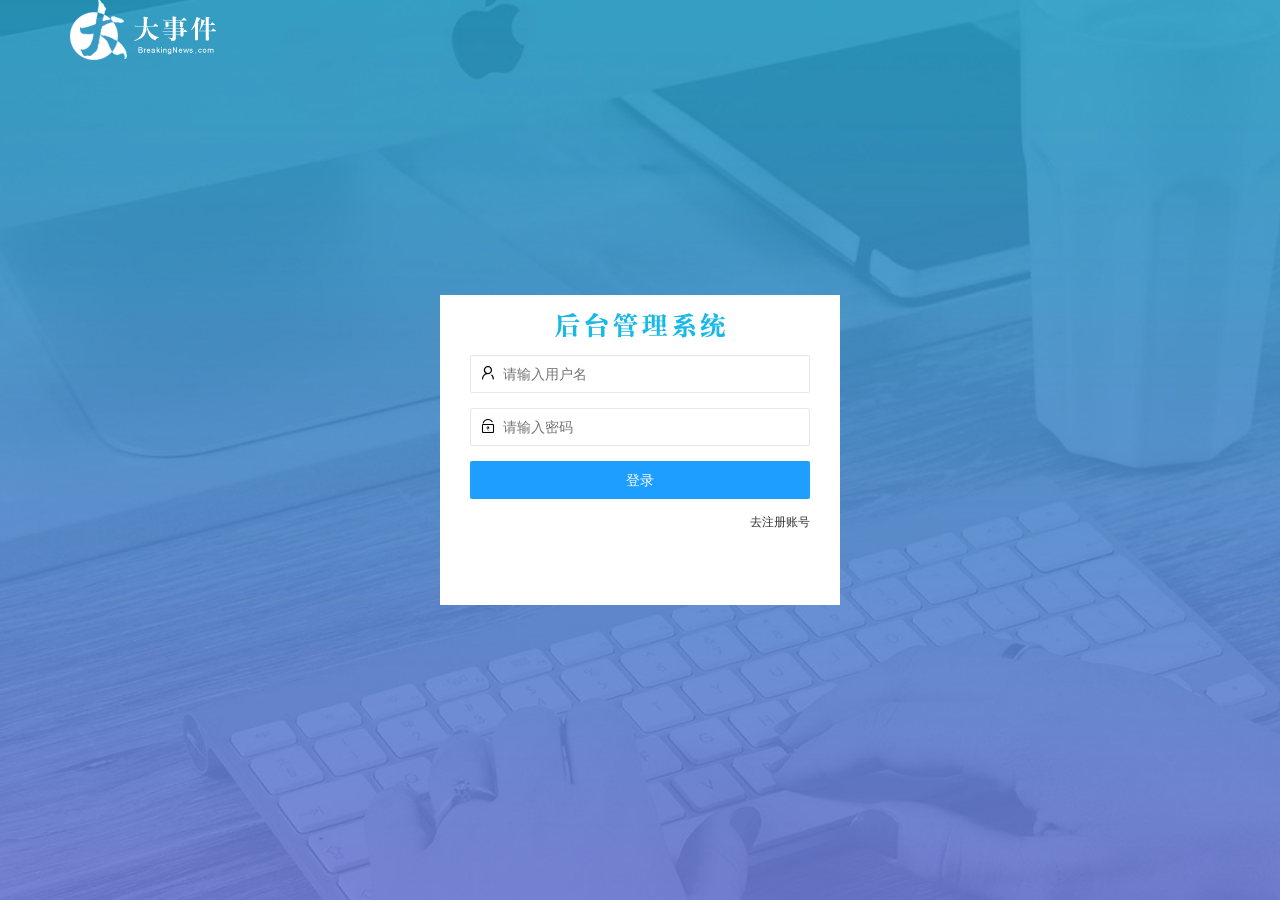
<file: login.html>
<!DOCTYPE html>
<html lang="en">

<head>
    <meta charset="UTF-8">
    <meta http-equiv="X-UA-Compatible" content="IE=edge">
    <meta name="viewport" content="width=device-width, initial-scale=1.0">
    <title>大事件-登录/注册</title>
       
    <!-- 导入layui的样式 -->
    <link rel="stylesheet" href="/assets/lib/layui/css/layui.css">

    <!-- 导入自己的样式表 -->
    <link rel="stylesheet" href="/assets/css/login.css">
</head>

<body>

    <!-- 头部的logo区域 -->
    <div class="layui-main"><img src="/assets/images/logo.png" alt="" /></div>


    <!-- 登录注册区域 -->
    <div class="loginAndRegBox">
        <div class="title-box"></div>

        <!-- 登录的</div> -->
        <div class="login-box">
            <!-- 登录的表单 -->
            <form class="layui-form" id="form_login">

                <!-- 用户名 -->
                <div class="layui-form-item">
                    <i class="layui-icon layui-icon-username"></i>
                    <!-- <label class="layui-form-label">输入框</label> -->
                    <!-- <div class="layui-input-block"> -->
                    <input type="text" name="username" required lay-verify="required" placeholder="请输入用户名"
                        autocomplete="off" class="layui-input">
                    <!-- </div> -->
                </div>

                <!-- 密码 -->
                <div class="layui-form-item">
                    <i class="layui-icon layui-icon-password"></i>
                    <!-- <label class="layui-form-label">输入框</label> -->
                    <!-- <div class="layui-input-block"> -->
                    <input type="password" name="password" required lay-verify="required|pwd" placeholder="请输入密码"
                        autocomplete="off" class="layui-input">
                    <!-- </div> -->
                </div>

                <!-- 登录按钮 -->
                <div class="layui-form-item ">

                    <!-- 注意：表单提交按钮和普通按钮的区别是lay-submit属性 -->
                    <button class="layui-btn layui-btn-fluid layui-btn-normal" lay-submit>登录</button>
                </div>

                <div class="layui-form-item links">
                    <a href="javascript:;" id="link_reg">去注册账号</a>
                </div>

            </form>

        </div>

        <!-- 注册的div  -->
        <div class="reg-box">

            <!-- 注册的表单 -->
            <form class="layui-form" id="form_reg">

                <!-- 用户名 -->
                <div class="layui-form-item">
                    <i class="layui-icon layui-icon-username"></i>
                    <!-- <label class="layui-form-label">输入框</label> -->
                    <!-- <div class="layui-input-block"> -->
                    <input type="text" name="username" required lay-verify="required" placeholder="请输入用户名"
                        autocomplete="off" class="layui-input">
                    <!-- </div> -->
                </div>

                <!-- 密码 -->
                <div class="layui-form-item">
                    <i class="layui-icon layui-icon-password"></i>
                    <!-- <label class="layui-form-label">输入框</label> -->
                    <!-- <div class="layui-input-block"> -->
                    <input type="password" name="password" required lay-verify="required|pwd" placeholder="请输入密码"
                        autocomplete="off" class="layui-input">
                    <!-- </div> -->
                </div>

                <!-- 密码确认 -->
                <div class="layui-form-item">
                    <i class="layui-icon layui-icon-password"></i>
                    <!-- <label class="layui-form-label">输入框</label> -->
                    <!-- <div class="layui-input-block"> -->
                    <input type="password" name="repassword" required lay-verify="required|pwd|repwd" placeholder="再次确认密码"
                        autocomplete="off" class="layui-input">
                    <!-- </div> -->
                </div>

                <!-- 注册按钮 -->
                <div class="layui-form-item ">

                    <!-- 注意：表单提交按钮和普通按钮的区别是lay-submit属性 -->
                    <button class="layui-btn layui-btn-fluid layui-btn-normal" lay-submit>注册</button>
                </div>

                <div class="layui-form-item links">
                    <a href="javascript:;" id="link_login">去登录</a>
                </div>

            </form>

        </div>
    </div>


    <!-- 导入layui的js文件 -->
    <script src="/assets/lib/layui/layui.all.js"></script>



    <!-- 导入jQuery -->

    <script src="/assets/lib/jquery.js"></script>



    <!-- 导入自己封装的baseAPI.js -->
    <script src="/assets/js/baseAPI.js"></script>


    <!-- 导入自己的JavaScript脚本 -->
    <script src="/assets/js/login.js"></script>


</body>

</html>
</file>
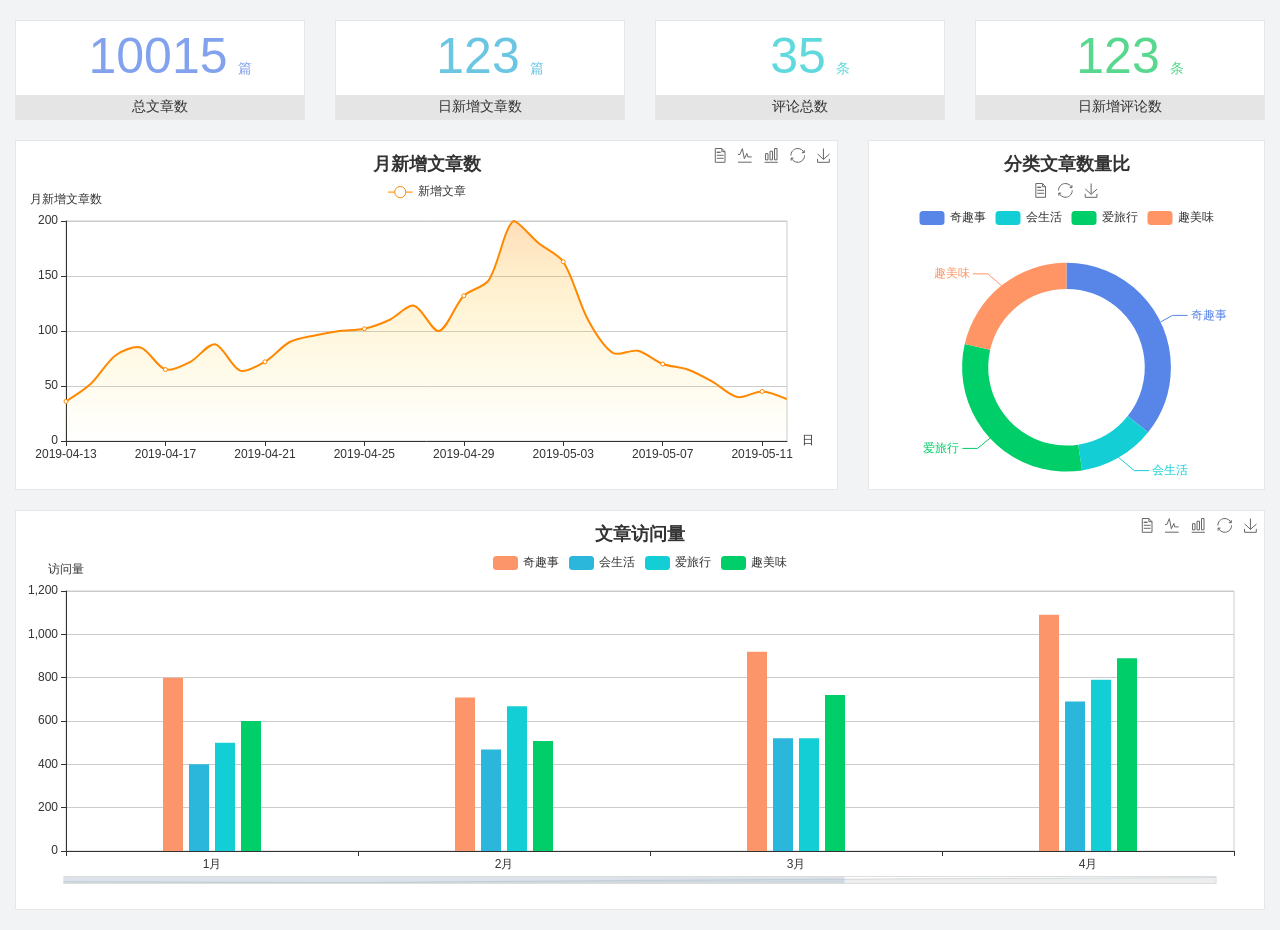
<file: home/dashboard.html>
<!DOCTYPE html>
<html lang="en">

<head>
  <meta charset="UTF-8">
  <meta name="viewport" content="width=device-width, initial-scale=1.0">
  <meta http-equiv="X-UA-Compatible" content="ie=edge">
  <title>图表统计</title>
  <link rel="stylesheet" href="../../assets/lib/bootstrap.css" />
  <link rel="stylesheet" href="../../assets/lib/main.css" />
  <script src="../../assets/lib/jquery.js"></script>
  <script type="text/javascript" src="../../assets/lib/echarts.min.js"></script>
</head>

<body>
  <div class="container-fluid">
    <div class="row spannel_list">
      <div class="col-sm-3 col-xs-6">
        <div class="spannel">
          <em>10015</em><span>篇</span>
          <b>总文章数</b>
        </div>
      </div>
      <div class="col-sm-3 col-xs-6">
        <div class="spannel scolor01">
          <em>123</em><span>篇</span>
          <b>日新增文章数</b>
        </div>
      </div>
      <div class="col-sm-3 col-xs-6">
        <div class="spannel scolor02">
          <em>35</em><span>条</span>
          <b>评论总数</b>
        </div>
      </div>
      <div class="col-sm-3 col-xs-6">
        <div class="spannel scolor03">
          <em>123</em><span>条</span>
          <b>日新增评论数</b>
        </div>
      </div>
    </div>
  </div>

  <div class="container-fluid">
    <div class="row curve-pie">
      <div class="col-lg-8 col-md-8">
        <div class="gragh_pannel" id="curve_show"></div>
      </div>
      <div class="col-lg-4 col-md-4">
        <div class="gragh_pannel" id="pie_show"></div>
      </div>
    </div>
  </div>

  <div class="container-fluid">
    <div class="column_pannel" id="column_show"></div>
  </div>

  <script>
    var oChart = echarts.init(document.getElementById('curve_show'));
    var aList_all = [
      { 'count': 36, 'date': '2019-04-13' },
      { 'count': 52, 'date': '2019-04-14' },
      { 'count': 78, 'date': '2019-04-15' },
      { 'count': 85, 'date': '2019-04-16' },
      { 'count': 65, 'date': '2019-04-17' },
      { 'count': 72, 'date': '2019-04-18' },
      { 'count': 88, 'date': '2019-04-19' },
      { 'count': 64, 'date': '2019-04-20' },
      { 'count': 72, 'date': '2019-04-21' },
      { 'count': 90, 'date': '2019-04-22' },
      { 'count': 96, 'date': '2019-04-23' },
      { 'count': 100, 'date': '2019-04-24' },
      { 'count': 102, 'date': '2019-04-25' },
      { 'count': 110, 'date': '2019-04-26' },
      { 'count': 123, 'date': '2019-04-27' },
      { 'count': 100, 'date': '2019-04-28' },
      { 'count': 132, 'date': '2019-04-29' },
      { 'count': 146, 'date': '2019-04-30' },
      { 'count': 200, 'date': '2019-05-01' },
      { 'count': 180, 'date': '2019-05-02' },
      { 'count': 163, 'date': '2019-05-03' },
      { 'count': 110, 'date': '2019-05-04' },
      { 'count': 80, 'date': '2019-05-05' },
      { 'count': 82, 'date': '2019-05-06' },
      { 'count': 70, 'date': '2019-05-07' },
      { 'count': 65, 'date': '2019-05-08' },
      { 'count': 54, 'date': '2019-05-09' },
      { 'count': 40, 'date': '2019-05-10' },
      { 'count': 45, 'date': '2019-05-11' },
      { 'count': 38, 'date': '2019-05-12' },
    ];

    let aCount = [];
    let aDate = [];

    for (var i = 0; i < aList_all.length; i++) {
      aCount.push(aList_all[i].count);
      aDate.push(aList_all[i].date);
    }

    var chartopt = {
      title: {
        text: '月新增文章数',
        left: 'center',
        top: '10'
      },
      tooltip: {
        trigger: 'axis'
      },
      legend: {
        data: ['新增文章'],
        top: '40'
      },
      toolbox: {
        show: true,
        feature: {
          mark: { show: true },
          dataView: { show: true, readOnly: false },
          magicType: { show: true, type: ['line', 'bar'] },
          restore: { show: true },
          saveAsImage: { show: true }
        }
      },
      calculable: true,
      xAxis: [
        {
          name: '日',
          type: 'category',
          boundaryGap: false,
          data: aDate
        }
      ],
      yAxis: [
        {
          name: '月新增文章数',
          type: 'value'
        }
      ],
      series: [
        {
          name: '新增文章',
          type: 'line',
          smooth: true,
          itemStyle: { normal: { areaStyle: { type: 'default' }, color: '#f80' }, lineStyle: { color: '#f80' } },
          data: aCount
        }],
      areaStyle: {
        normal: {
          color: new echarts.graphic.LinearGradient(0, 0, 0, 1, [{
            offset: 0,
            color: 'rgba(255,136,0,0.39)'
          }, {
            offset: .34,
            color: 'rgba(255,180,0,0.25)'
          }, {
            offset: 1,
            color: 'rgba(255,222,0,0.00)'
          }])

        }
      },
      grid: {
        show: true,
        x: 50,
        x2: 50,
        y: 80,
        height: 220
      }
    };

    oChart.setOption(chartopt);


    var oPie = echarts.init(document.getElementById('pie_show'));
    var oPieopt =
    {
      title: {
        top: 10,
        text: '分类文章数量比',
        x: 'center'
      },
      tooltip: {
        trigger: 'item',
        formatter: "{a} <br/>{b} : {c} ({d}%)"
      },
      color: ['#5885e8', '#13cfd5', '#00ce68', '#ff9565'],
      legend: {
        x: 'center',
        top: 65,
        data: ['奇趣事', '会生活', '爱旅行', '趣美味']
      },
      toolbox: {
        show: true,
        x: 'center',
        top: 35,
        feature: {
          mark: { show: true },
          dataView: { show: true, readOnly: false },
          magicType: {
            show: true,
            type: ['pie', 'funnel'],
            option: {
              funnel: {
                x: '25%',
                width: '50%',
                funnelAlign: 'left',
                max: 1548
              }
            }
          },
          restore: { show: true },
          saveAsImage: { show: true }
        }
      },
      calculable: true,
      series: [
        {
          name: '访问来源',
          type: 'pie',
          radius: ['45%', '60%'],
          center: ['50%', '65%'],
          data: [
            { value: 300, name: '奇趣事' },
            { value: 100, name: '会生活' },
            { value: 260, name: '爱旅行' },
            { value: 180, name: '趣美味' }
          ]
        }
      ]
    };
    oPie.setOption(oPieopt);



    var oColumn = this.echarts.init(document.getElementById('column_show'));
    var oColumnopt =
    {
      title: {
        text: '文章访问量',
        left: 'center',
        top: '10'
      },
      tooltip: {
        trigger: 'axis'
      },
      legend: {
        data: ['奇趣事', '会生活', '爱旅行', '趣美味'],
        top: '40'
      },
      toolbox: {
        show: true,
        feature: {
          mark: { show: true },
          dataView: { show: true, readOnly: false },
          magicType: { show: true, type: ['line', 'bar'] },
          restore: { show: true },
          saveAsImage: { show: true }
        }
      },
      calculable: true,
      xAxis: [
        {
          type: 'category',
          data: ['1月', '2月', '3月', '4月', '5月']
        }
      ],
      yAxis: [
        {
          name: '访问量',
          type: 'value'
        }
      ],
      series: [
        {
          name: '奇趣事',
          type: 'bar',
          barWidth: 20,
          itemStyle: {
            normal: { areaStyle: { type: 'default' }, color: '#fd956a' }
          },
          data: [800, 708, 920, 1090, 1200]
        },
        {
          name: '会生活',
          type: 'bar',
          barWidth: 20,
          itemStyle: {
            normal: { areaStyle: { type: 'default' }, color: '#2bb6db' }
          },
          data: [400, 468, 520, 690, 800]
        },
        {
          name: '爱旅行',
          type: 'bar',
          barWidth: 20,
          itemStyle: {
            normal: { areaStyle: { type: 'default' }, color: '#13cfd5' }
          },
          data: [500, 668, 520, 790, 900]
        },
        {
          name: '趣美味',
          type: 'bar',
          barWidth: 20,
          itemStyle: {
            normal: { areaStyle: { type: 'default' }, color: '#00ce68' }
          },
          data: [600, 508, 720, 890, 1000]
        }
      ],
      grid: {
        show: true,
        x: 50,
        x2: 30,
        y: 80,
        height: 260
      },
      dataZoom: [//给x轴设置滚动条
        {
          start: 0,//默认为0
          end: 100 - 1000 / 31,//默认为100
          type: 'slider',
          show: true,
          xAxisIndex: [0],
          handleSize: 0,//滑动条的 左右2个滑动条的大小
          height: 8,//组件高度
          left: 45, //左边的距离
          right: 50,//右边的距离
          bottom: 26,//右边的距离
          handleColor: '#ddd',//h滑动图标的颜色
          handleStyle: {
            borderColor: "#cacaca",
            borderWidth: "1",
            shadowBlur: 2,
            background: "#ddd",
            shadowColor: "#ddd",
          }
        }]
    };
    oColumn.setOption(oColumnopt);
  </script>
</body>

</html>
</file>
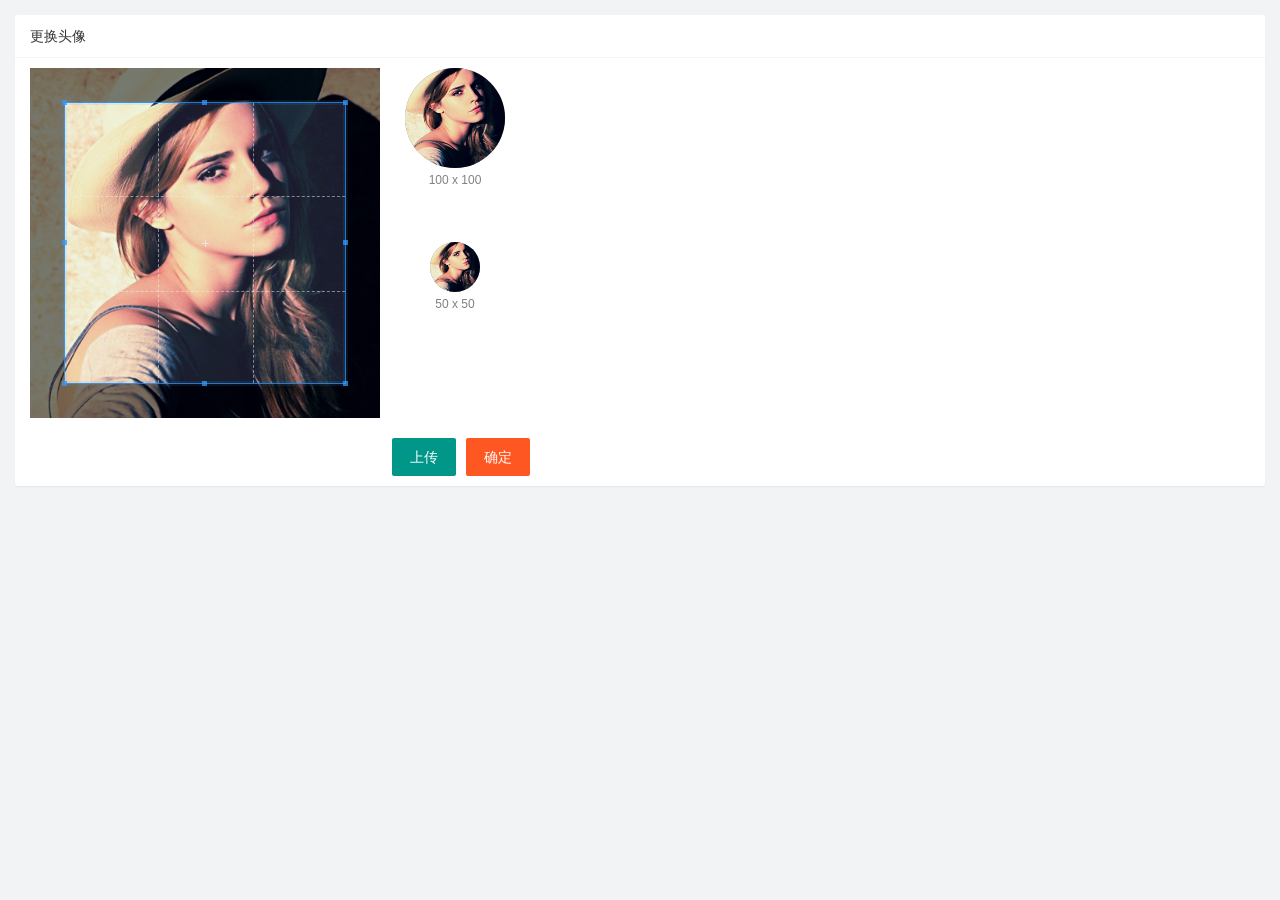
<file: user/user_avatar.html>
<!DOCTYPE html>
<html lang="en">

<head>
    <meta charset="UTF-8">
    <meta http-equiv="X-UA-Compatible" content="IE=edge">
    <meta name="viewport" content="width=device-width, initial-scale=1.0">
    <title>Document</title>
    <link rel="stylesheet" href="/assets/lib/layui/css/layui.css" />
    <link rel="stylesheet" href="/assets/lib/cropper/cropper.css" />
    <link rel="stylesheet" href="/assets/css/user/user_avatar.css" />

</head>

<body>
    <!-- 卡片区域 -->
    <div class="layui-card">
        <div class="layui-card-header">更换头像</div>
        <div class="layui-card-body">
            <!-- 第一行的图片裁剪和预览区域 -->
            <div class="row1">
                <!-- 图片裁剪区域 -->
                <div class="cropper-box">
                    <!-- 这个 img 标签很重要，将来会把它初始化为裁剪区域 -->
                    <img id="image" src="/assets/images/sample.jpg" />
                </div>
                <!-- 图片的预览区域 -->
                <div class="preview-box">
                    <div>
                        <!-- 宽高为 100px 的预览区域 -->
                        <div class="img-preview w100"></div>
                        <p class="size">100 x 100</p>
                    </div>
                    <div>
                        <!-- 宽高为 50px 的预览区域 -->
                        <div class="img-preview w50"></div>
                        <p class="size">50 x 50</p>
                    </div>
                </div>
            </div>



            <!-- 第二行的按钮区域 -->
            <div class="row2">
                <!-- 通过accept属性，可以指定，允许用户选择什么类型的文件 -->
                <input type="file" id="file" accept="image/png,image/jpeg" />
                <button type="button" class="layui-btn" id="btnChooseImage">上传</button>
                <button type="button" class="layui-btn layui-btn-danger" id="btnUpload">确定</button>
            </div>
        </div>
    </div>

    <script src="/assets/lib/layui/layui.all.js"></script>
    <script src="/assets/lib/jquery.js"></script>
    <script src="/assets/lib/cropper/Cropper.js"></script>
    <script src="/assets/lib/cropper/jquery-cropper.js"></script>
    <script src="/assets/js/baseAPI.js"></script>
    <script src="/assets/js/user/user_avatar.js"></script>
</body>

</html>
</file>
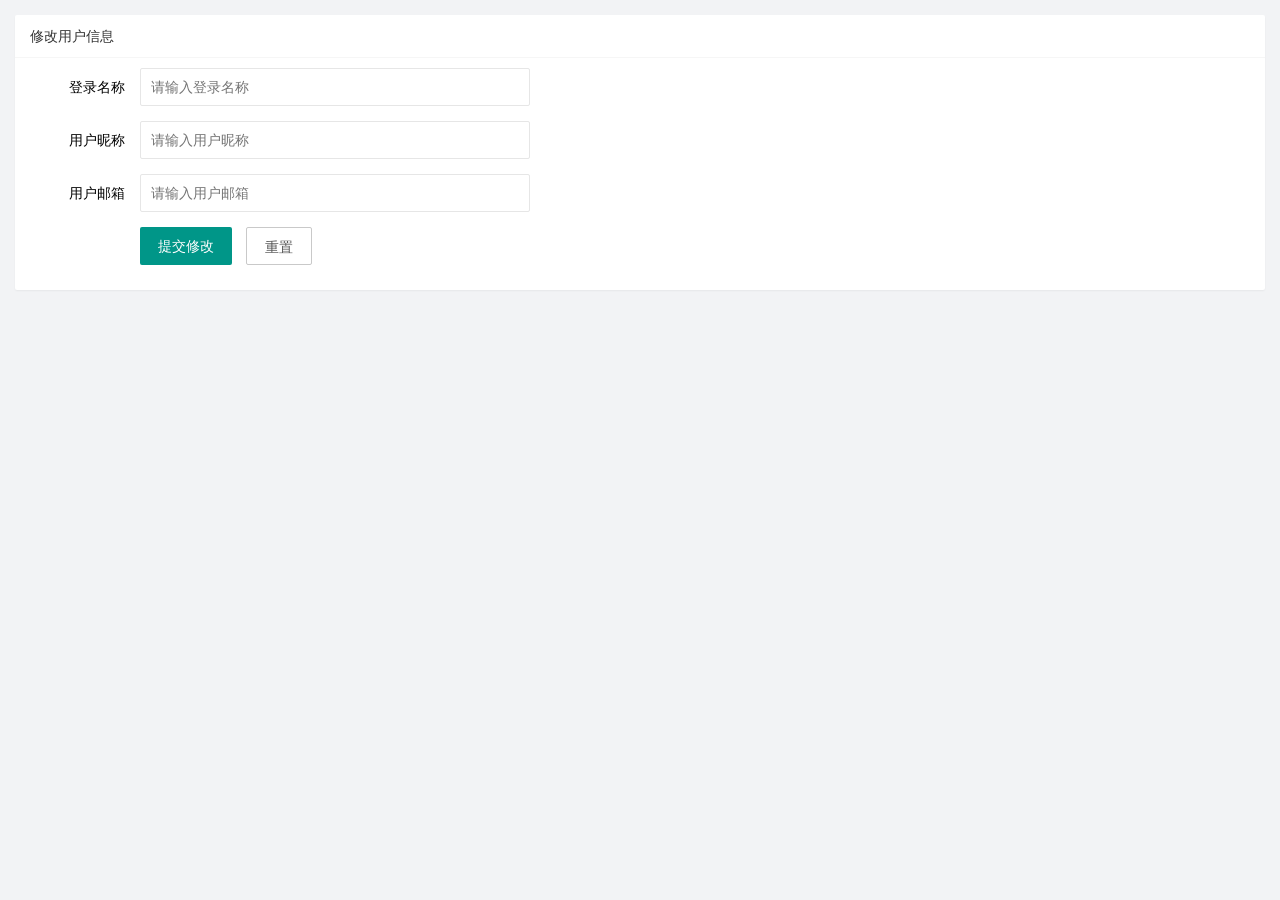
<file: user/user_info.html>
<!DOCTYPE html>
<html lang="en">

<head>
    <meta charset="UTF-8">
    <meta http-equiv="X-UA-Compatible" content="IE=edge">
    <meta name="viewport" content="width=device-width, initial-scale=1.0">
    <title>Document</title>
    <!-- 导入layUI的样式 -->
    <link rel="stylesheet" href="/assets/lib/layui/css/layui.css" />
    <!-- 导入自己的样式 -->
    <link rel="stylesheet" href="/assets/css/user/user_info.css" />
</head>

<body>
    <!-- 卡片区域 -->
    <div class="layui-card">
        <div class="layui-card-header">修改用户信息</div>
        <div class="layui-card-body">

            <!-- form表单区域 -->
            <form class="layui-form" lay-filter="formUserInfo">

                <!-- 这是隐藏域 -->
                <input type="hidden" name="id" value="" />

                <div class="layui-form-item">
                    <label class="layui-form-label">登录名称</label>
                    <div class="layui-input-block">
                        <input type="text" name="username" required lay-verify="required" placeholder="请输入登录名称"
                            autocomplete="off" class="layui-input" readonly>
                    </div>
                </div>

                <div class="layui-form-item">
                    <label class="layui-form-label">用户昵称</label>
                    <div class="layui-input-block">
                        <input type="text" name="nickname" required lay-verify="required|nickname" placeholder="请输入用户昵称"
                            autocomplete="off" class="layui-input">
                    </div>
                </div>

                <div class="layui-form-item">
                    <label class="layui-form-label">用户邮箱</label>
                    <div class="layui-input-block">
                        <input type="text" name="email" required lay-verify="required|email" placeholder="请输入用户邮箱"
                            autocomplete="off" class="layui-input">
                    </div>
                </div>

                <div class="layui-form-item">
                    <div class="layui-input-block">
                        <button class="layui-btn" lay-submit lay-filter="formDemo">提交修改</button>
                        <button type="reset" class="layui-btn layui-btn-primary" id="btnReset">重置</button>
                    </div>
                </div>
            </form>
        </div>
    </div>


    <!-- 导入layUI的js文件 -->
    <script src="/assets/lib/layui/layui.all.js"></script>

    <!-- 导入jQuery -->
    <script src="/assets/lib/jquery.js"></script>


    <!-- 导入baseAPI -->
    <script src="/assets/js/baseAPI.js"></script>

    <!-- 导入自己的js -->
    <script src="/assets/js/user/user_info.js"></script>
</body>

</html>
</file>
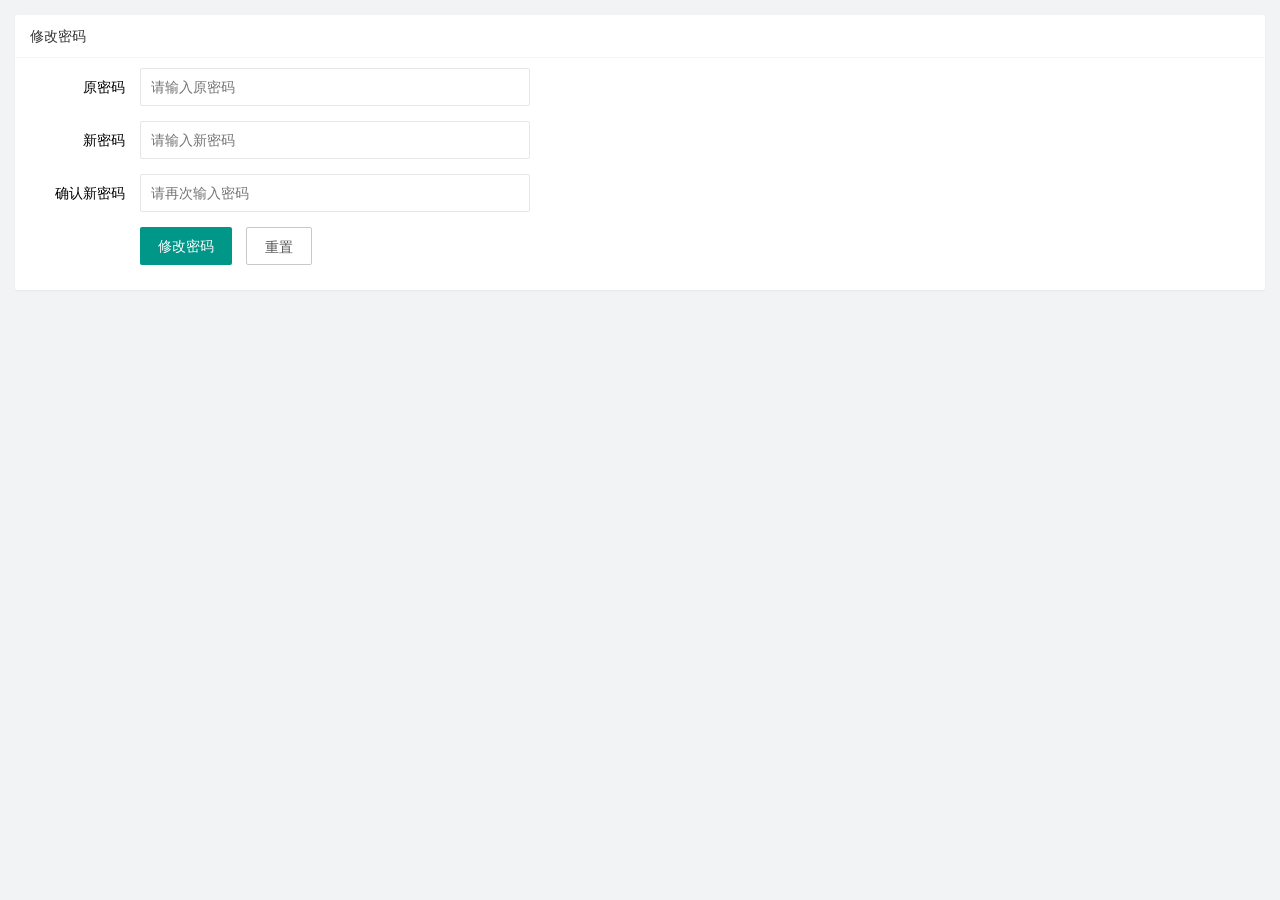
<file: user/user_pwd.html>
<!DOCTYPE html>
<html lang="en">

<head>
    <meta charset="UTF-8">
    <meta http-equiv="X-UA-Compatible" content="IE=edge">
    <meta name="viewport" content="width=device-width, initial-scale=1.0">
    <title>Document</title>
    <link rel="stylesheet" href="/assets/lib/layui/css/layui.css" />
    <link rel="stylesheet" href="/assets/css/user/user_pwd.css">

</head>

<body>
    <!-- 卡片区域 -->
    <div class="layui-card">
        <div class="layui-card-header">修改密码</div>
        <div class="layui-card-body">
            <form class="layui-form">
                <div class="layui-form-item">
                    <label class="layui-form-label">原密码</label>
                    <div class="layui-input-block">
                        <input type="password" name="oldPwd" required lay-verify="required|pwd" placeholder="请输入原密码"
                            autocomplete="off" class="layui-input">
                    </div>
                </div>
                <div class="layui-form-item">
                    <label class="layui-form-label">新密码</label>
                    <div class="layui-input-block">
                        <input type="password" name="newPwd" required lay-verify="required|pwd" placeholder="请输入新密码"
                            autocomplete="off" class="layui-input">
                    </div>
                </div>
                <div class="layui-form-item">
                    <label class="layui-form-label">确认新密码</label>
                    <div class="layui-input-block">
                        <input type="password" name="rePwd" required lay-verify="required|pwd|samePwd|rePwd" placeholder="请再次输入密码"
                            autocomplete="off" class="layui-input">
                    </div>
                </div>
                <div class="layui-form-item">
                    <div class="layui-input-block">
                        <button class="layui-btn" lay-submit lay-filter="formDemo">修改密码</button>
                        <button type="reset" class="layui-btn layui-btn-primary">重置</button>
                    </div>
                </div>
            </form>
        </div>
    </div>

    <!-- 导入layUI的js文件 -->
    <script src="/assets/lib/layui/layui.all.js"></script>

    <!-- 导入jQuery -->
    <script src="/assets/lib/jquery.js"></script>

    <!-- 导入baseAPI -->
    <script src="/assets/js/baseAPI.js"></script>

    <script src="/assets/js/user/user_pwd.js"></script>

</body>

</html>
</file>
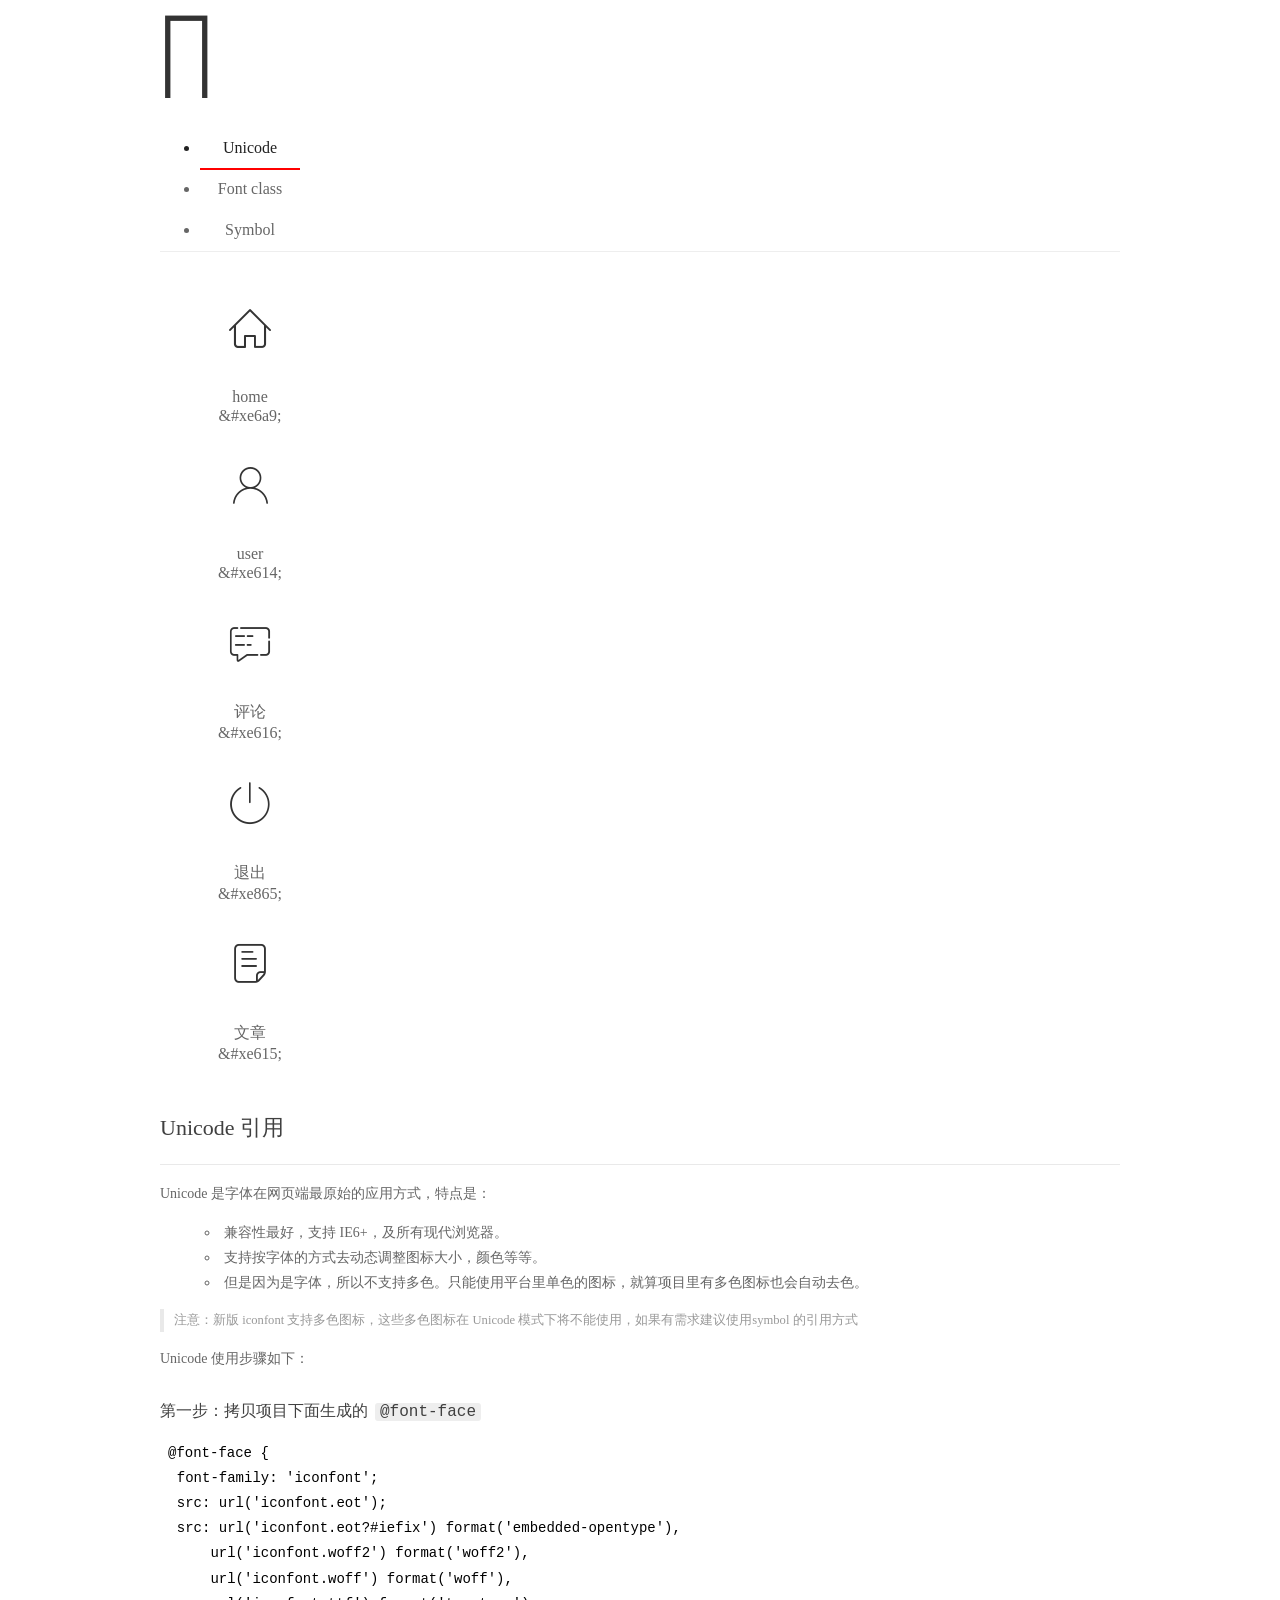
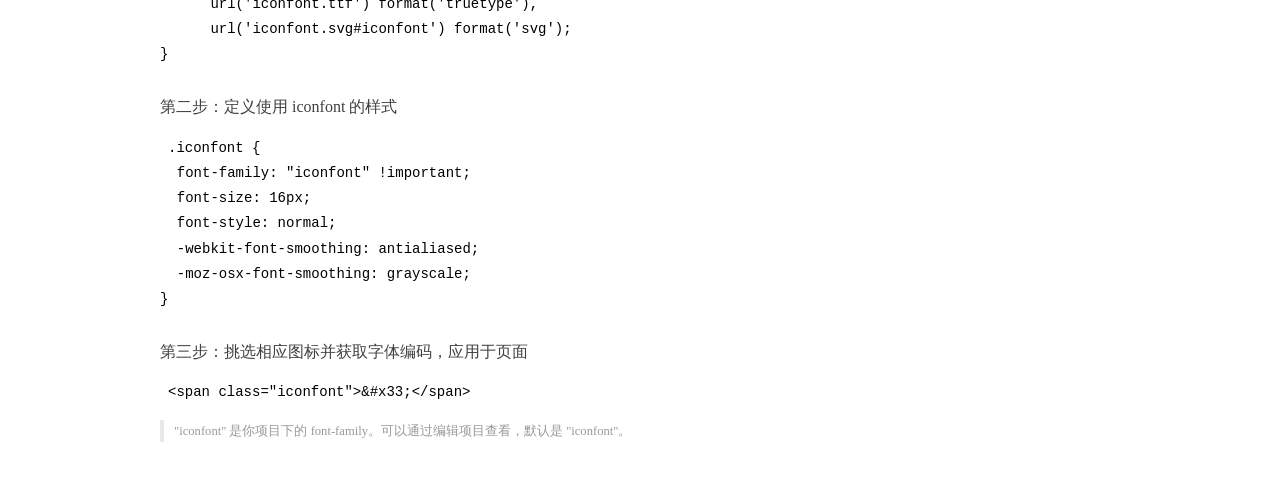
<file: assets/fonts/demo_index.html>
<!DOCTYPE html>
<html>
<head>
  <meta charset="utf-8"/>
  <title>IconFont Demo</title>
  <link rel="shortcut icon" href="https://gtms04.alicdn.com/tps/i4/TB1_oz6GVXXXXaFXpXXJDFnIXXX-64-64.ico" type="image/x-icon"/>
  <link rel="stylesheet" href="https://g.alicdn.com/thx/cube/1.3.2/cube.min.css">
  <link rel="stylesheet" href="demo.css">
  <link rel="stylesheet" href="iconfont.css">
  <script src="iconfont.js"></script>
  <!-- jQuery -->
  <script src="https://a1.alicdn.com/oss/uploads/2018/12/26/7bfddb60-08e8-11e9-9b04-53e73bb6408b.js"></script>
  <!-- 代码高亮 -->
  <script src="https://a1.alicdn.com/oss/uploads/2018/12/26/a3f714d0-08e6-11e9-8a15-ebf944d7534c.js"></script>
</head>
<body>
  <div class="main">
    <h1 class="logo"><a href="https://www.iconfont.cn/" title="iconfont 首页" target="_blank">&#xe86b;</a></h1>
    <div class="nav-tabs">
      <ul id="tabs" class="dib-box">
        <li class="dib active"><span>Unicode</span></li>
        <li class="dib"><span>Font class</span></li>
        <li class="dib"><span>Symbol</span></li>
      </ul>
      
    </div>
    <div class="tab-container">
      <div class="content unicode" style="display: block;">
          <ul class="icon_lists dib-box">
          
            <li class="dib">
              <span class="icon iconfont">&#xe6a9;</span>
                <div class="name">home</div>
                <div class="code-name">&amp;#xe6a9;</div>
              </li>
          
            <li class="dib">
              <span class="icon iconfont">&#xe614;</span>
                <div class="name">user</div>
                <div class="code-name">&amp;#xe614;</div>
              </li>
          
            <li class="dib">
              <span class="icon iconfont">&#xe616;</span>
                <div class="name">评论</div>
                <div class="code-name">&amp;#xe616;</div>
              </li>
          
            <li class="dib">
              <span class="icon iconfont">&#xe865;</span>
                <div class="name">退出</div>
                <div class="code-name">&amp;#xe865;</div>
              </li>
          
            <li class="dib">
              <span class="icon iconfont">&#xe615;</span>
                <div class="name">文章</div>
                <div class="code-name">&amp;#xe615;</div>
              </li>
          
          </ul>
          <div class="article markdown">
          <h2 id="unicode-">Unicode 引用</h2>
          <hr>

          <p>Unicode 是字体在网页端最原始的应用方式，特点是：</p>
          <ul>
            <li>兼容性最好，支持 IE6+，及所有现代浏览器。</li>
            <li>支持按字体的方式去动态调整图标大小，颜色等等。</li>
            <li>但是因为是字体，所以不支持多色。只能使用平台里单色的图标，就算项目里有多色图标也会自动去色。</li>
          </ul>
          <blockquote>
            <p>注意：新版 iconfont 支持多色图标，这些多色图标在 Unicode 模式下将不能使用，如果有需求建议使用symbol 的引用方式</p>
          </blockquote>
          <p>Unicode 使用步骤如下：</p>
          <h3 id="-font-face">第一步：拷贝项目下面生成的 <code>@font-face</code></h3>
<pre><code class="language-css"
>@font-face {
  font-family: 'iconfont';
  src: url('iconfont.eot');
  src: url('iconfont.eot?#iefix') format('embedded-opentype'),
      url('iconfont.woff2') format('woff2'),
      url('iconfont.woff') format('woff'),
      url('iconfont.ttf') format('truetype'),
      url('iconfont.svg#iconfont') format('svg');
}
</code></pre>
          <h3 id="-iconfont-">第二步：定义使用 iconfont 的样式</h3>
<pre><code class="language-css"
>.iconfont {
  font-family: "iconfont" !important;
  font-size: 16px;
  font-style: normal;
  -webkit-font-smoothing: antialiased;
  -moz-osx-font-smoothing: grayscale;
}
</code></pre>
          <h3 id="-">第三步：挑选相应图标并获取字体编码，应用于页面</h3>
<pre>
<code class="language-html"
>&lt;span class="iconfont"&gt;&amp;#x33;&lt;/span&gt;
</code></pre>
          <blockquote>
            <p>"iconfont" 是你项目下的 font-family。可以通过编辑项目查看，默认是 "iconfont"。</p>
          </blockquote>
          </div>
      </div>
      <div class="content font-class">
        <ul class="icon_lists dib-box">
          
          <li class="dib">
            <span class="icon iconfont icon-home"></span>
            <div class="name">
              home
            </div>
            <div class="code-name">.icon-home
            </div>
          </li>
          
          <li class="dib">
            <span class="icon iconfont icon-user"></span>
            <div class="name">
              user
            </div>
            <div class="code-name">.icon-user
            </div>
          </li>
          
          <li class="dib">
            <span class="icon iconfont icon-pinglun"></span>
            <div class="name">
              评论
            </div>
            <div class="code-name">.icon-pinglun
            </div>
          </li>
          
          <li class="dib">
            <span class="icon iconfont icon-tuichu"></span>
            <div class="name">
              退出
            </div>
            <div class="code-name">.icon-tuichu
            </div>
          </li>
          
          <li class="dib">
            <span class="icon iconfont icon-16"></span>
            <div class="name">
              文章
            </div>
            <div class="code-name">.icon-16
            </div>
          </li>
          
        </ul>
        <div class="article markdown">
        <h2 id="font-class-">font-class 引用</h2>
        <hr>

        <p>font-class 是 Unicode 使用方式的一种变种，主要是解决 Unicode 书写不直观，语意不明确的问题。</p>
        <p>与 Unicode 使用方式相比，具有如下特点：</p>
        <ul>
          <li>兼容性良好，支持 IE8+，及所有现代浏览器。</li>
          <li>相比于 Unicode 语意明确，书写更直观。可以很容易分辨这个 icon 是什么。</li>
          <li>因为使用 class 来定义图标，所以当要替换图标时，只需要修改 class 里面的 Unicode 引用。</li>
          <li>不过因为本质上还是使用的字体，所以多色图标还是不支持的。</li>
        </ul>
        <p>使用步骤如下：</p>
        <h3 id="-fontclass-">第一步：引入项目下面生成的 fontclass 代码：</h3>
<pre><code class="language-html">&lt;link rel="stylesheet" href="./iconfont.css"&gt;
</code></pre>
        <h3 id="-">第二步：挑选相应图标并获取类名，应用于页面：</h3>
<pre><code class="language-html">&lt;span class="iconfont icon-xxx"&gt;&lt;/span&gt;
</code></pre>
        <blockquote>
          <p>"
            iconfont" 是你项目下的 font-family。可以通过编辑项目查看，默认是 "iconfont"。</p>
        </blockquote>
      </div>
      </div>
      <div class="content symbol">
          <ul class="icon_lists dib-box">
          
            <li class="dib">
                <svg class="icon svg-icon" aria-hidden="true">
                  <use xlink:href="#icon-home"></use>
                </svg>
                <div class="name">home</div>
                <div class="code-name">#icon-home</div>
            </li>
          
            <li class="dib">
                <svg class="icon svg-icon" aria-hidden="true">
                  <use xlink:href="#icon-user"></use>
                </svg>
                <div class="name">user</div>
                <div class="code-name">#icon-user</div>
            </li>
          
            <li class="dib">
                <svg class="icon svg-icon" aria-hidden="true">
                  <use xlink:href="#icon-pinglun"></use>
                </svg>
                <div class="name">评论</div>
                <div class="code-name">#icon-pinglun</div>
            </li>
          
            <li class="dib">
                <svg class="icon svg-icon" aria-hidden="true">
                  <use xlink:href="#icon-tuichu"></use>
                </svg>
                <div class="name">退出</div>
                <div class="code-name">#icon-tuichu</div>
            </li>
          
            <li class="dib">
                <svg class="icon svg-icon" aria-hidden="true">
                  <use xlink:href="#icon-16"></use>
                </svg>
                <div class="name">文章</div>
                <div class="code-name">#icon-16</div>
            </li>
          
          </ul>
          <div class="article markdown">
          <h2 id="symbol-">Symbol 引用</h2>
          <hr>

          <p>这是一种全新的使用方式，应该说这才是未来的主流，也是平台目前推荐的用法。相关介绍可以参考这篇<a href="">文章</a>
            这种用法其实是做了一个 SVG 的集合，与另外两种相比具有如下特点：</p>
          <ul>
            <li>支持多色图标了，不再受单色限制。</li>
            <li>通过一些技巧，支持像字体那样，通过 <code>font-size</code>, <code>color</code> 来调整样式。</li>
            <li>兼容性较差，支持 IE9+，及现代浏览器。</li>
            <li>浏览器渲染 SVG 的性能一般，还不如 png。</li>
          </ul>
          <p>使用步骤如下：</p>
          <h3 id="-symbol-">第一步：引入项目下面生成的 symbol 代码：</h3>
<pre><code class="language-html">&lt;script src="./iconfont.js"&gt;&lt;/script&gt;
</code></pre>
          <h3 id="-css-">第二步：加入通用 CSS 代码（引入一次就行）：</h3>
<pre><code class="language-html">&lt;style&gt;
.icon {
  width: 1em;
  height: 1em;
  vertical-align: -0.15em;
  fill: currentColor;
  overflow: hidden;
}
&lt;/style&gt;
</code></pre>
          <h3 id="-">第三步：挑选相应图标并获取类名，应用于页面：</h3>
<pre><code class="language-html">&lt;svg class="icon" aria-hidden="true"&gt;
  &lt;use xlink:href="#icon-xxx"&gt;&lt;/use&gt;
&lt;/svg&gt;
</code></pre>
          </div>
      </div>

    </div>
  </div>
  <script>
  $(document).ready(function () {
      $('.tab-container .content:first').show()

      $('#tabs li').click(function (e) {
        var tabContent = $('.tab-container .content')
        var index = $(this).index()

        if ($(this).hasClass('active')) {
          return
        } else {
          $('#tabs li').removeClass('active')
          $(this).addClass('active')

          tabContent.hide().eq(index).fadeIn()
        }
      })
    })
  </script>
</body>
</html>
</file>
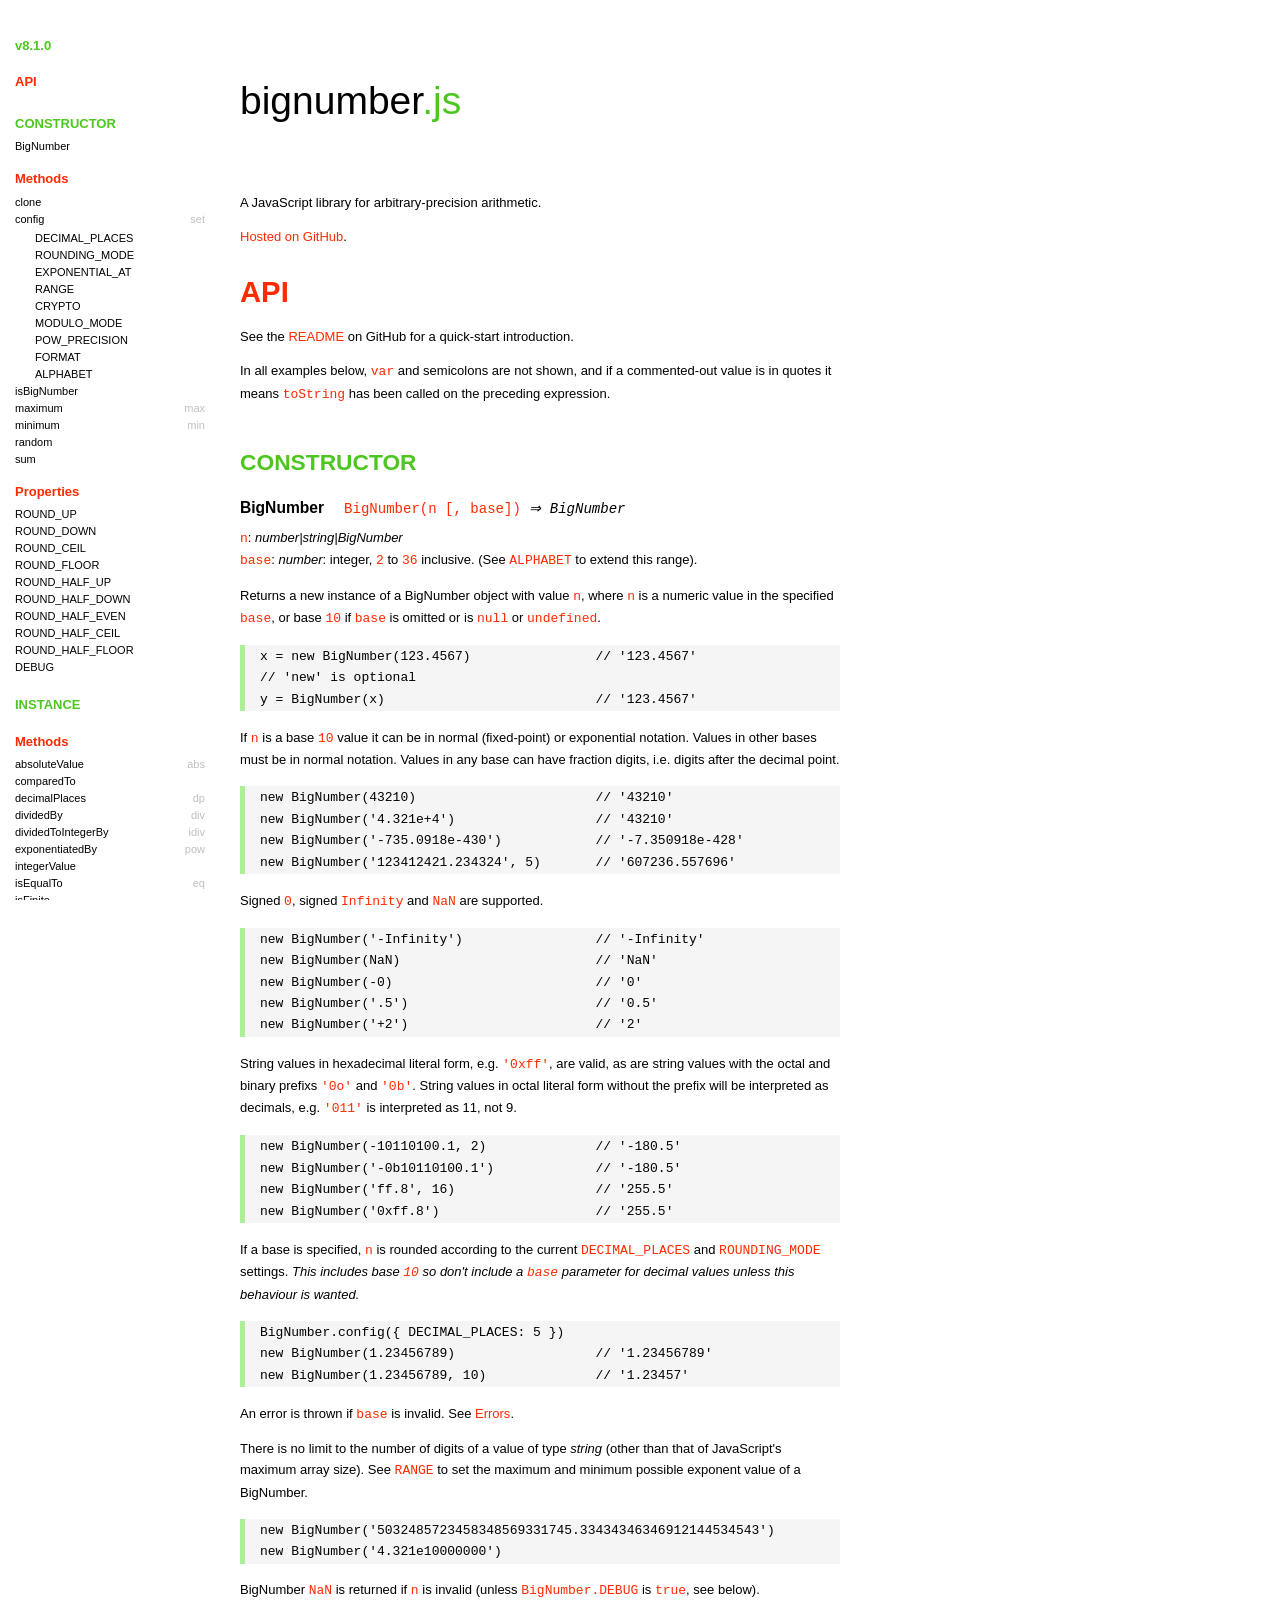
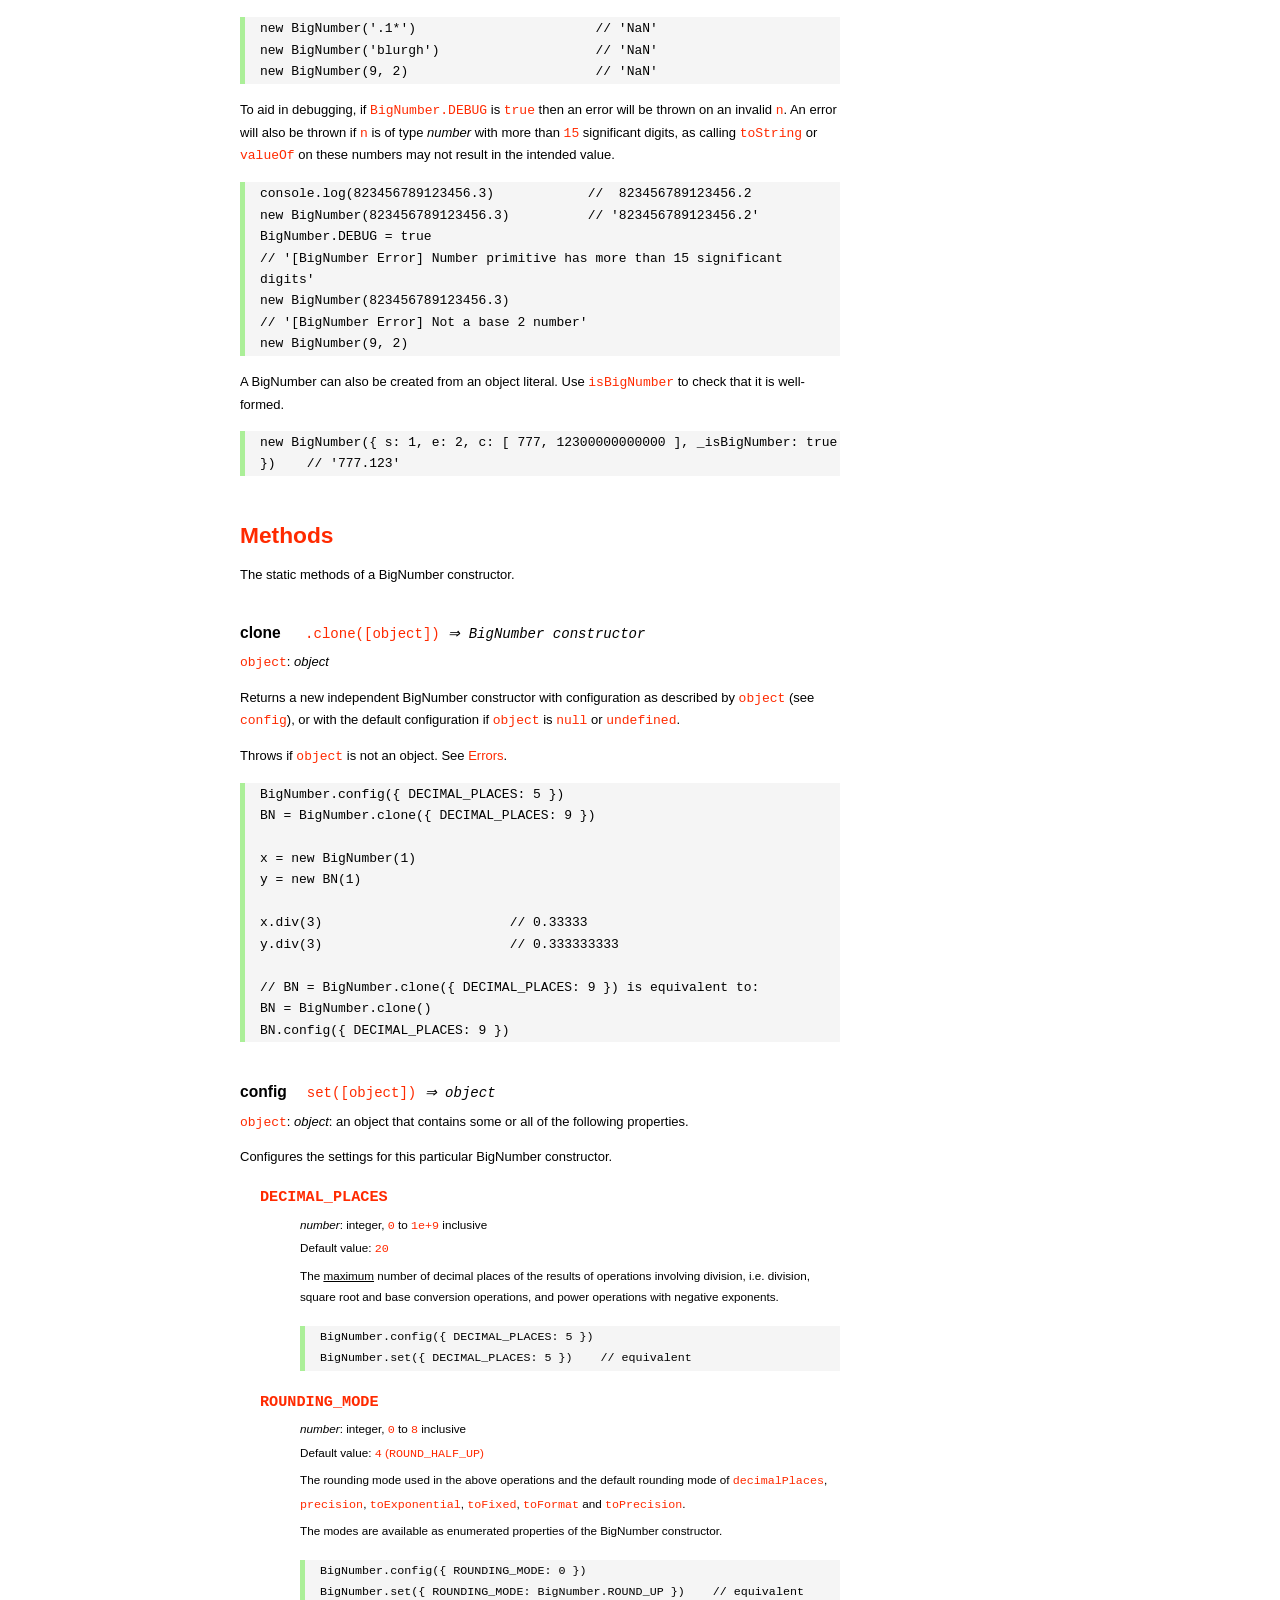
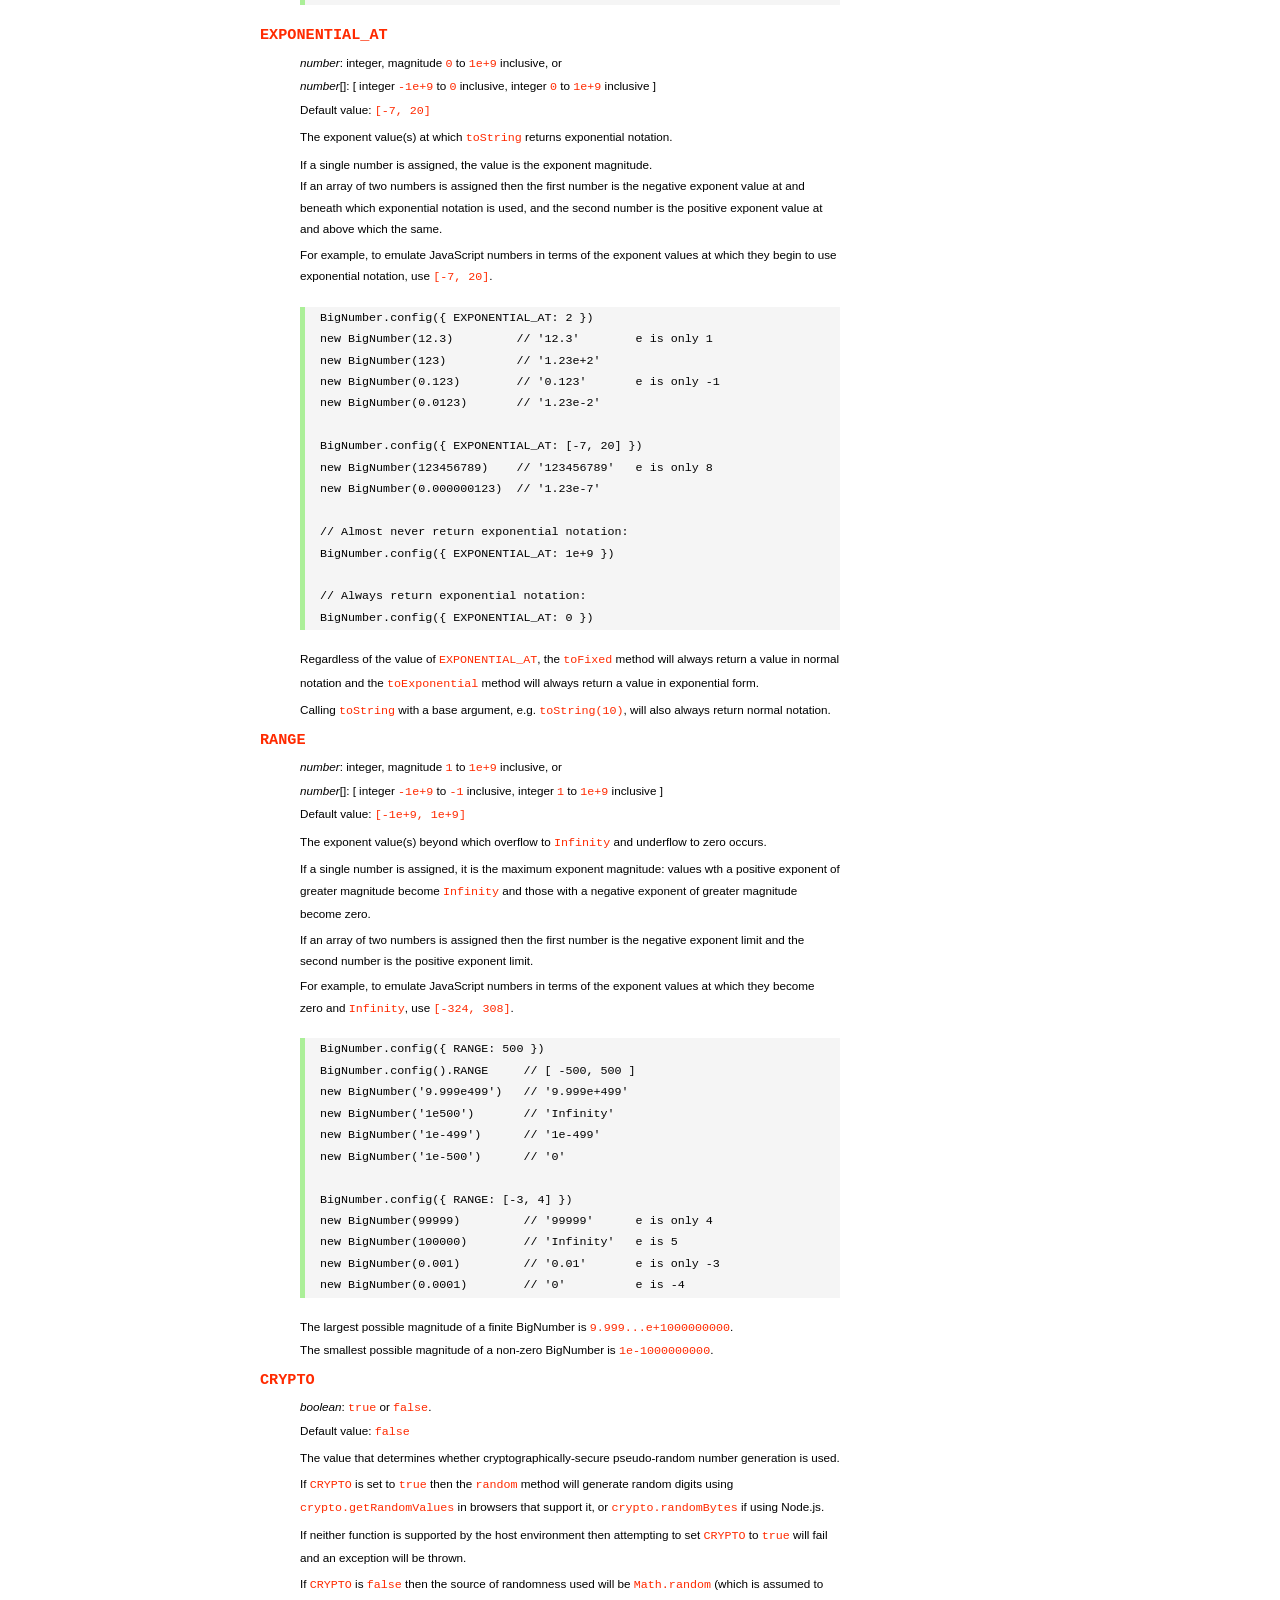
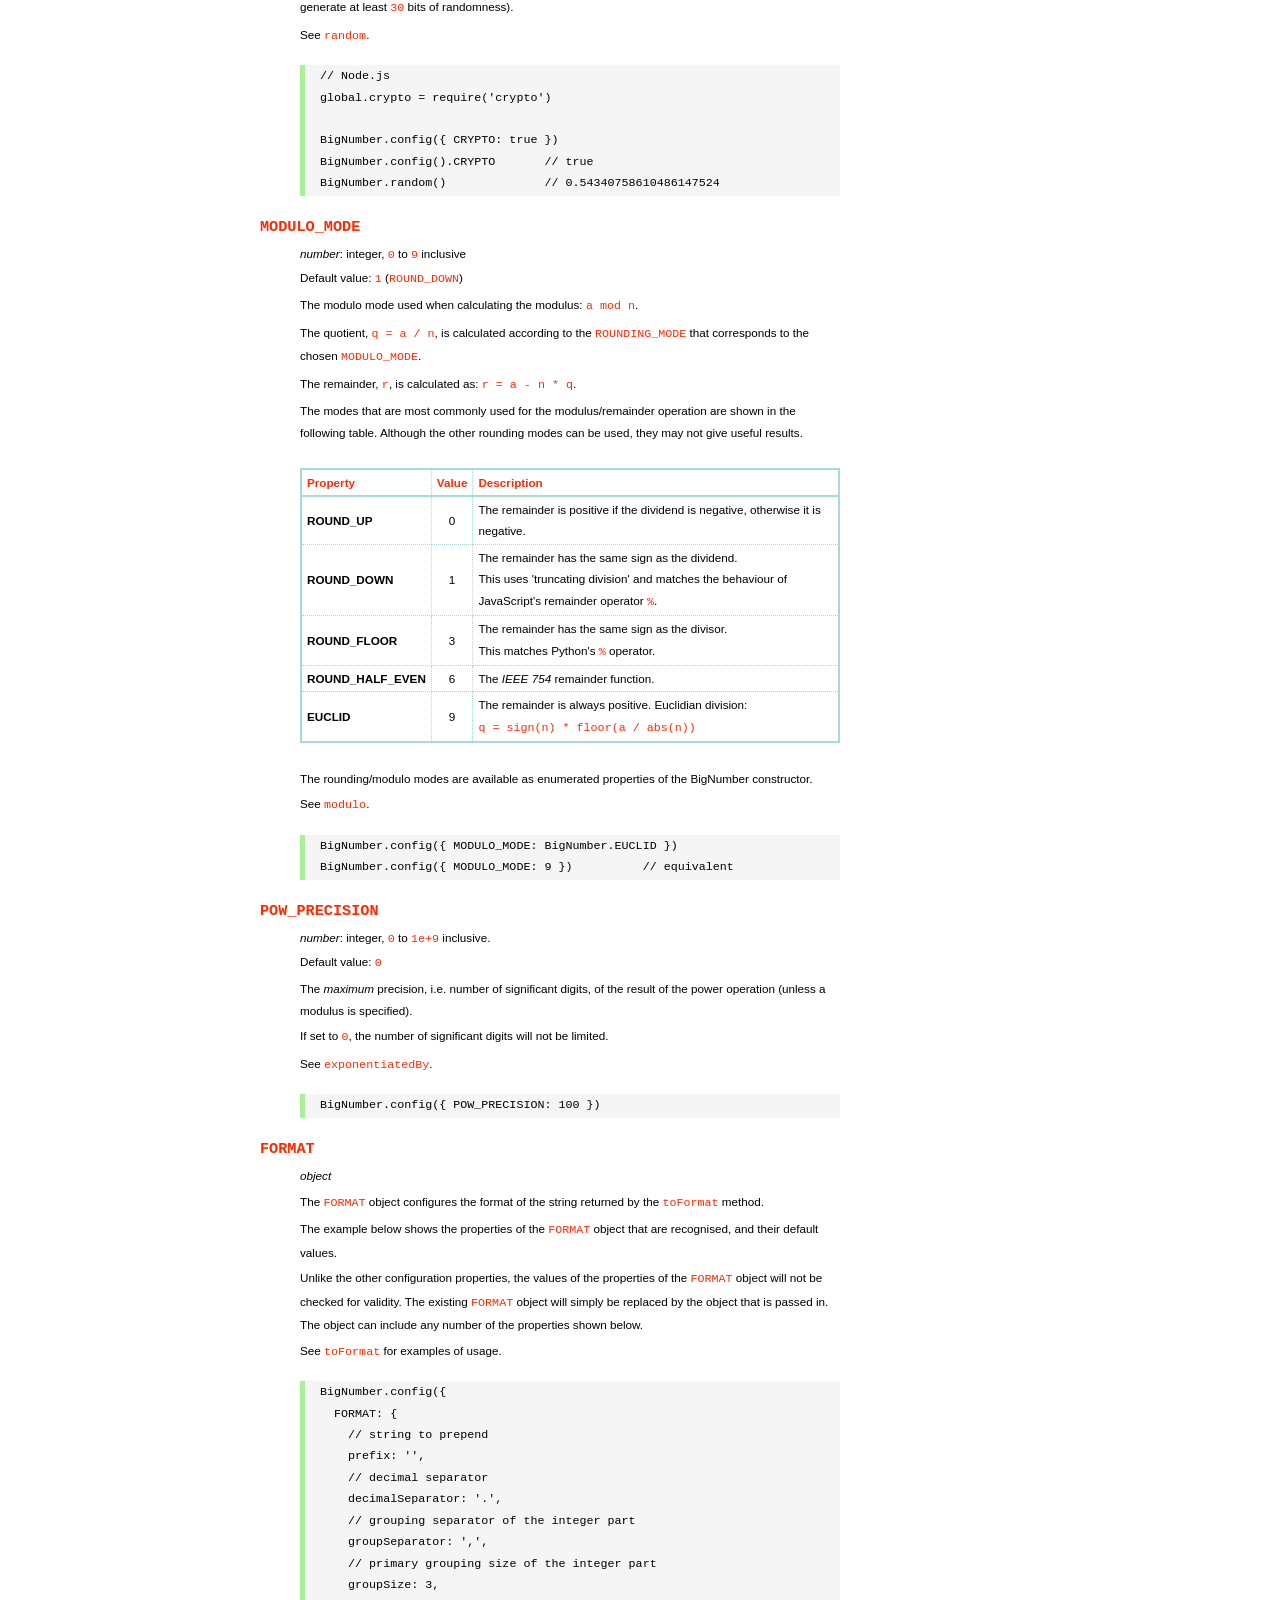
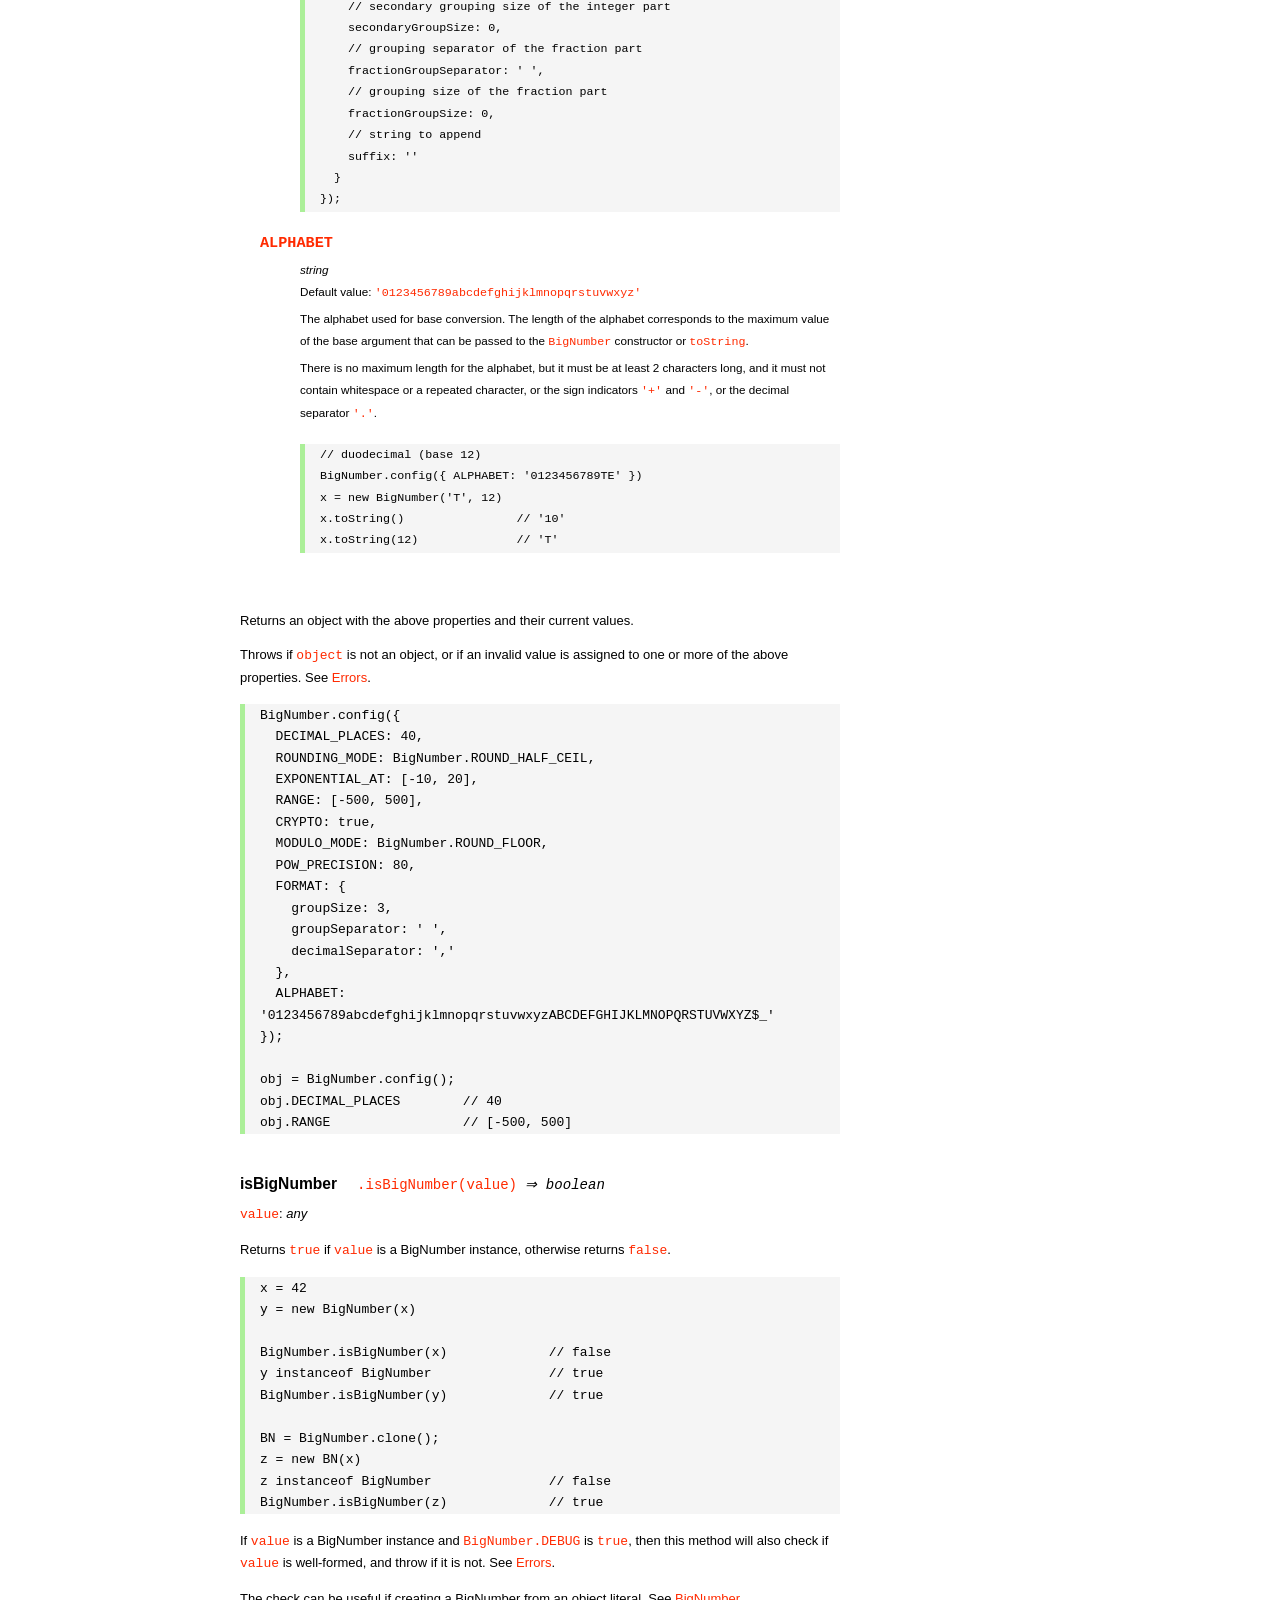
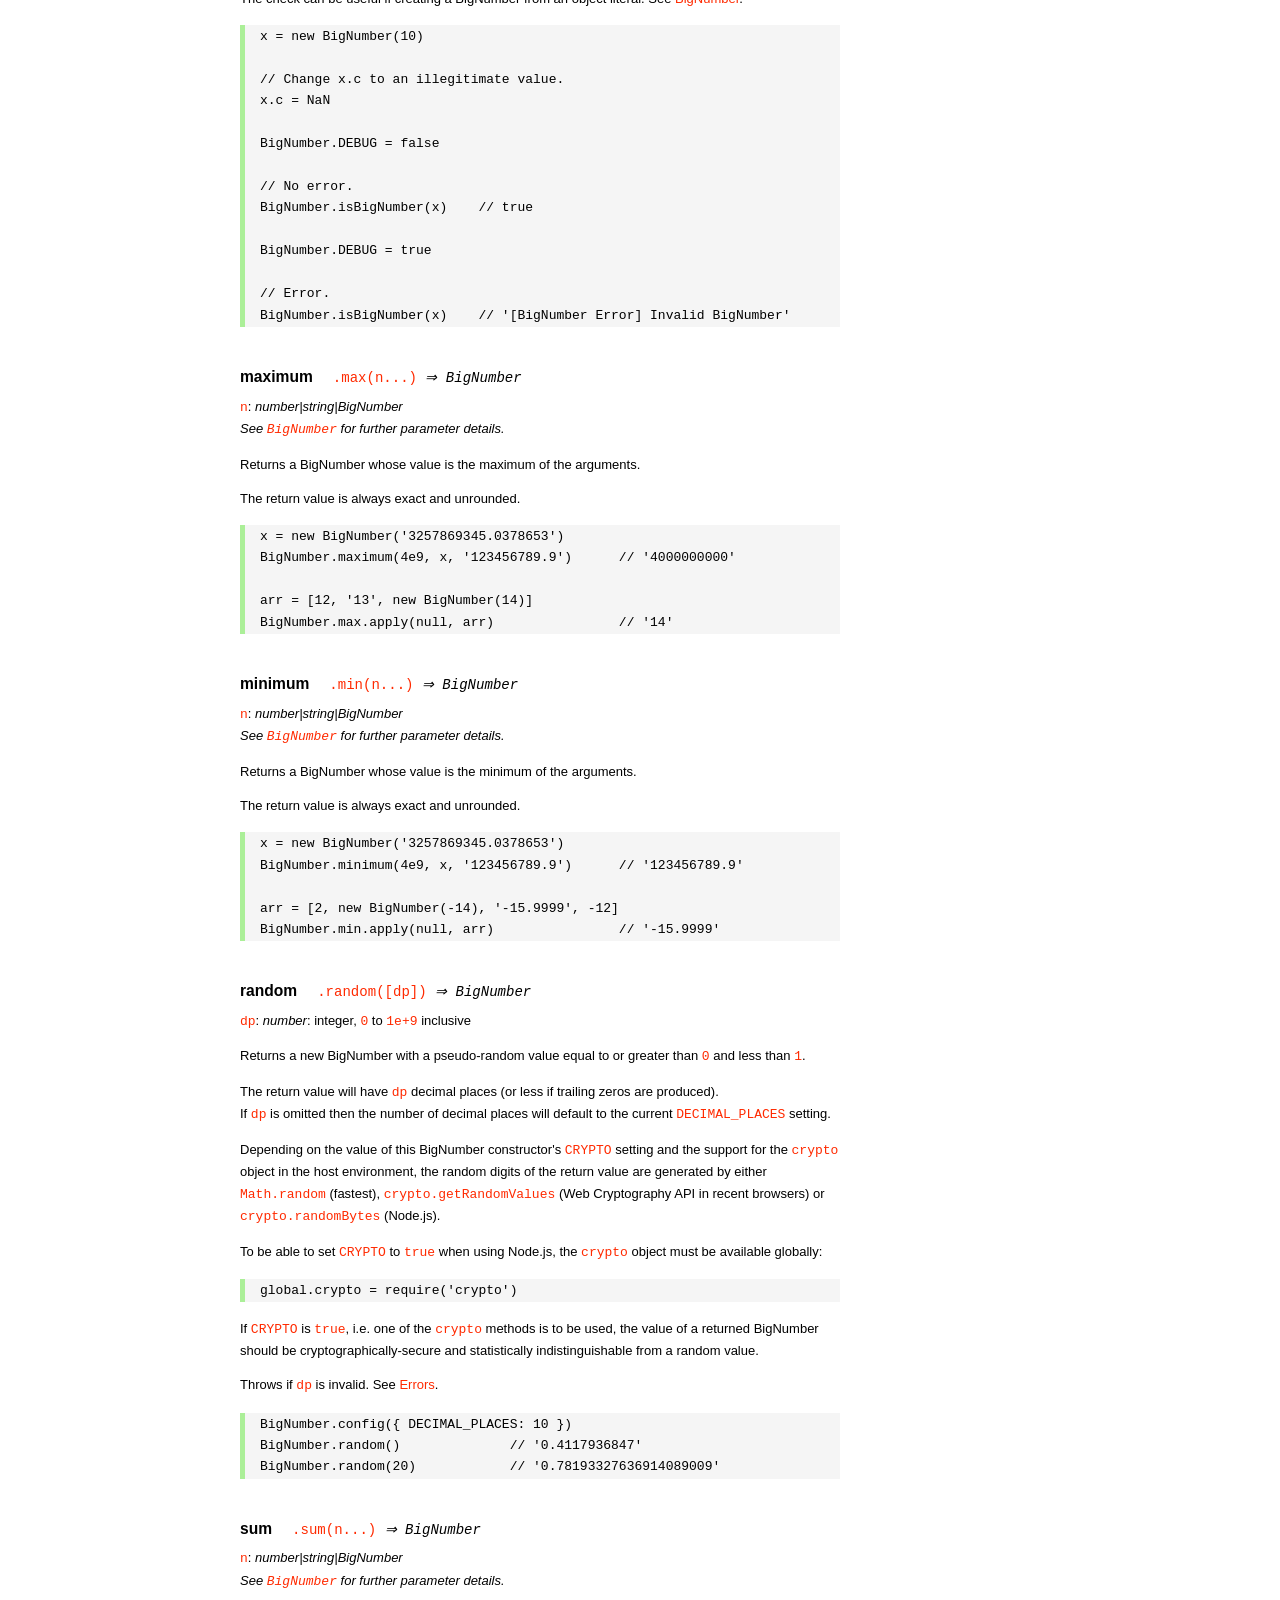
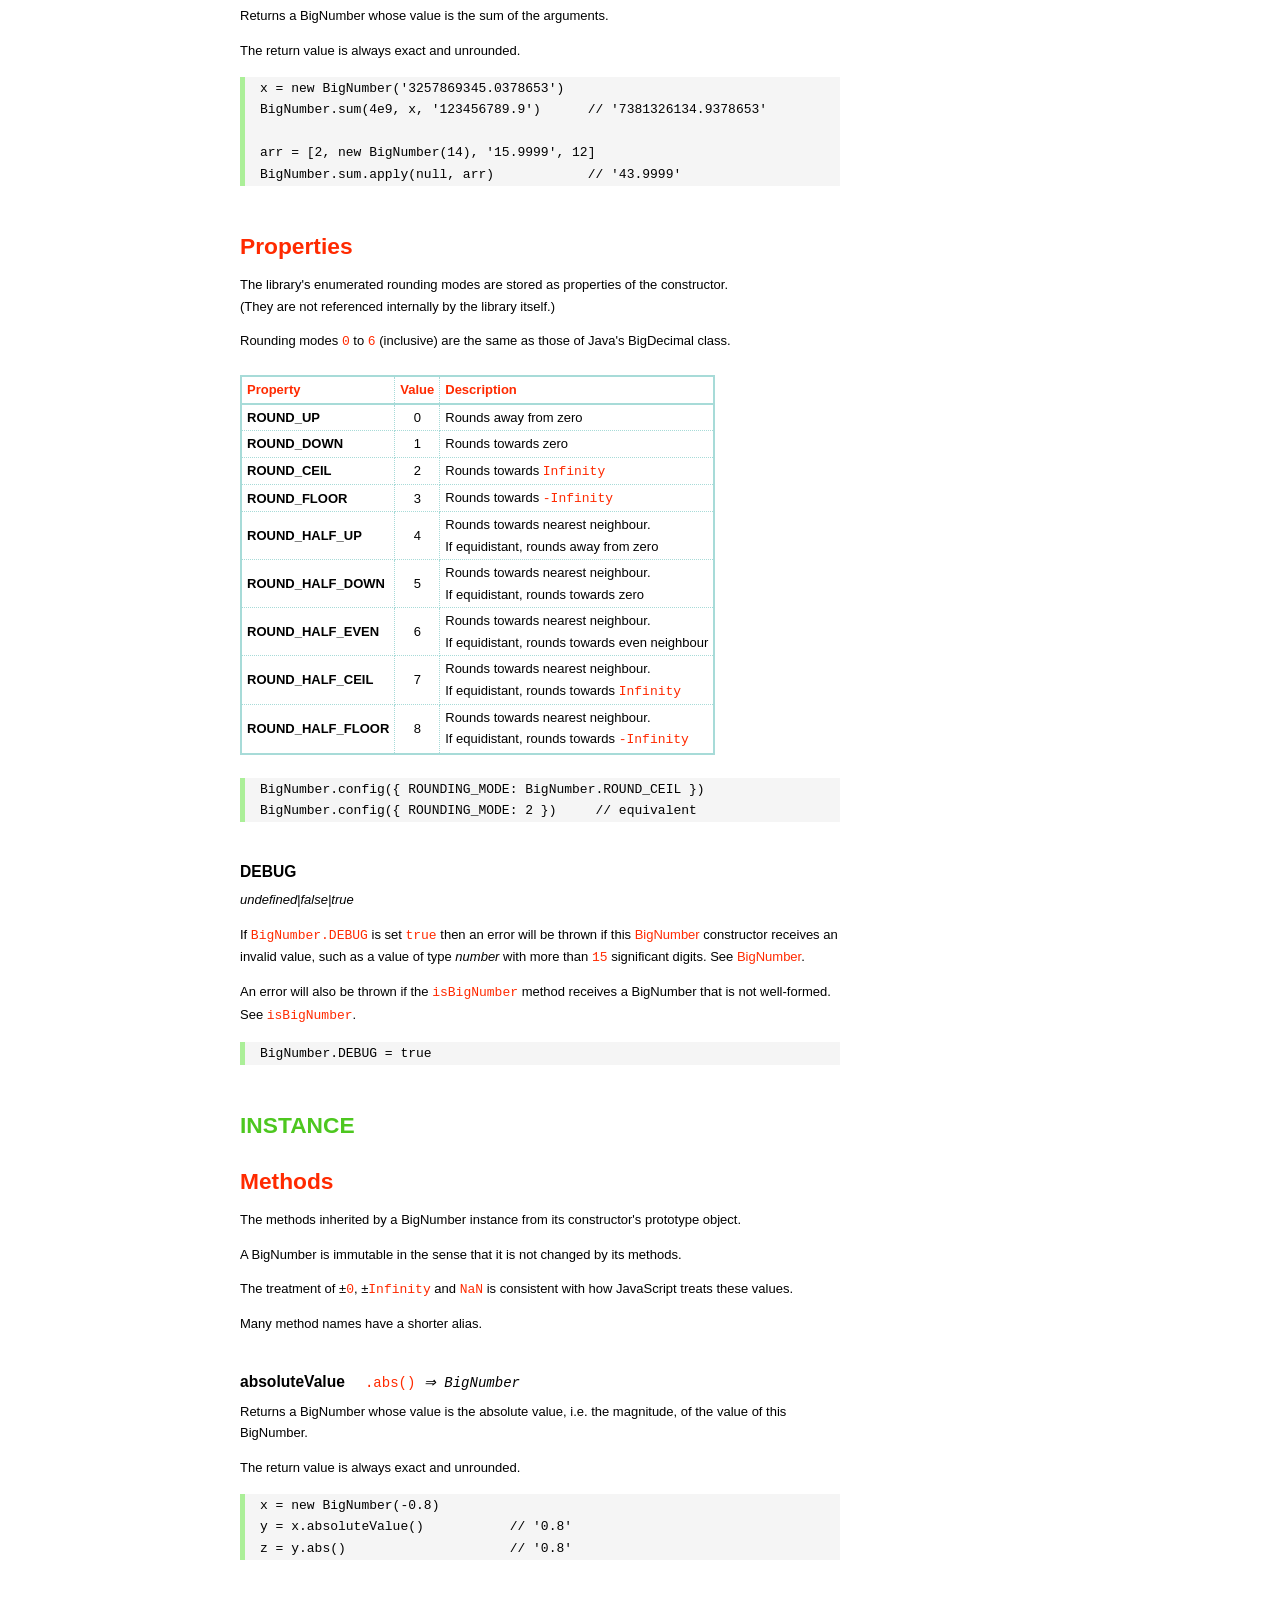
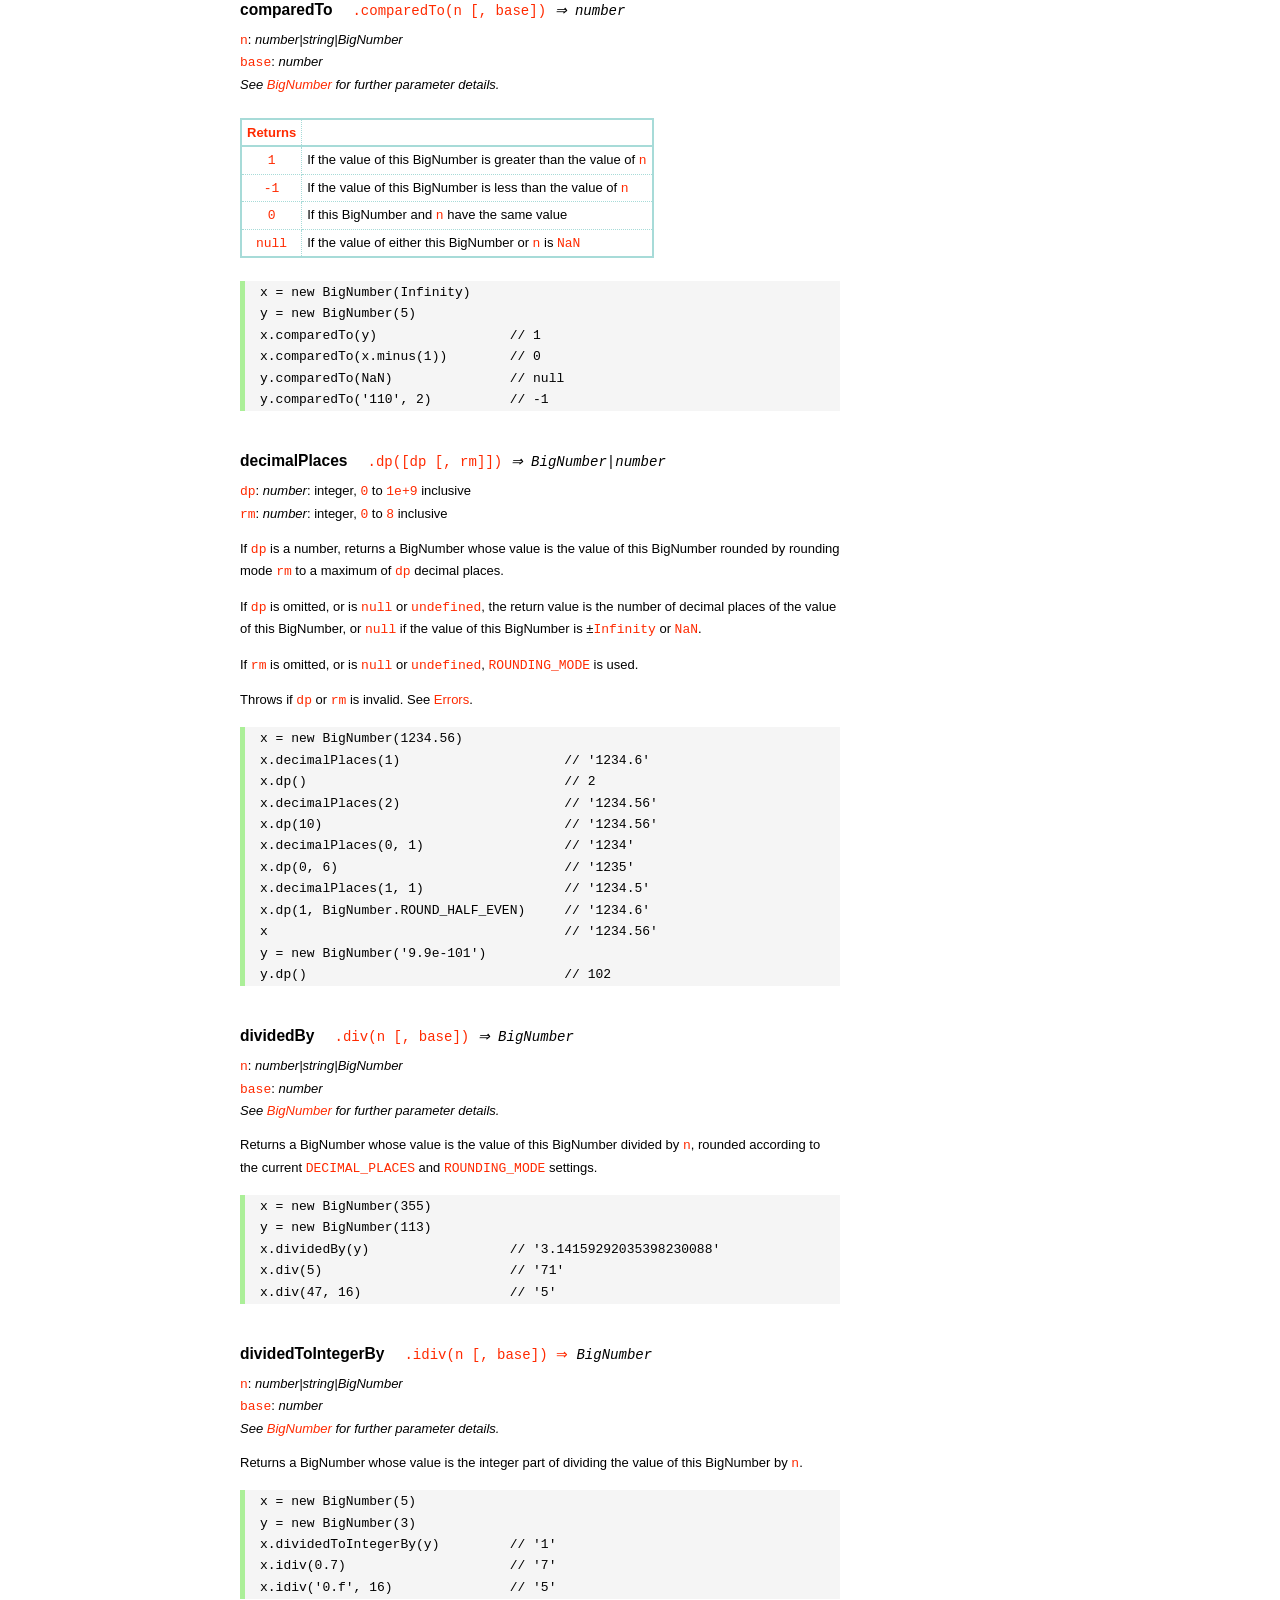
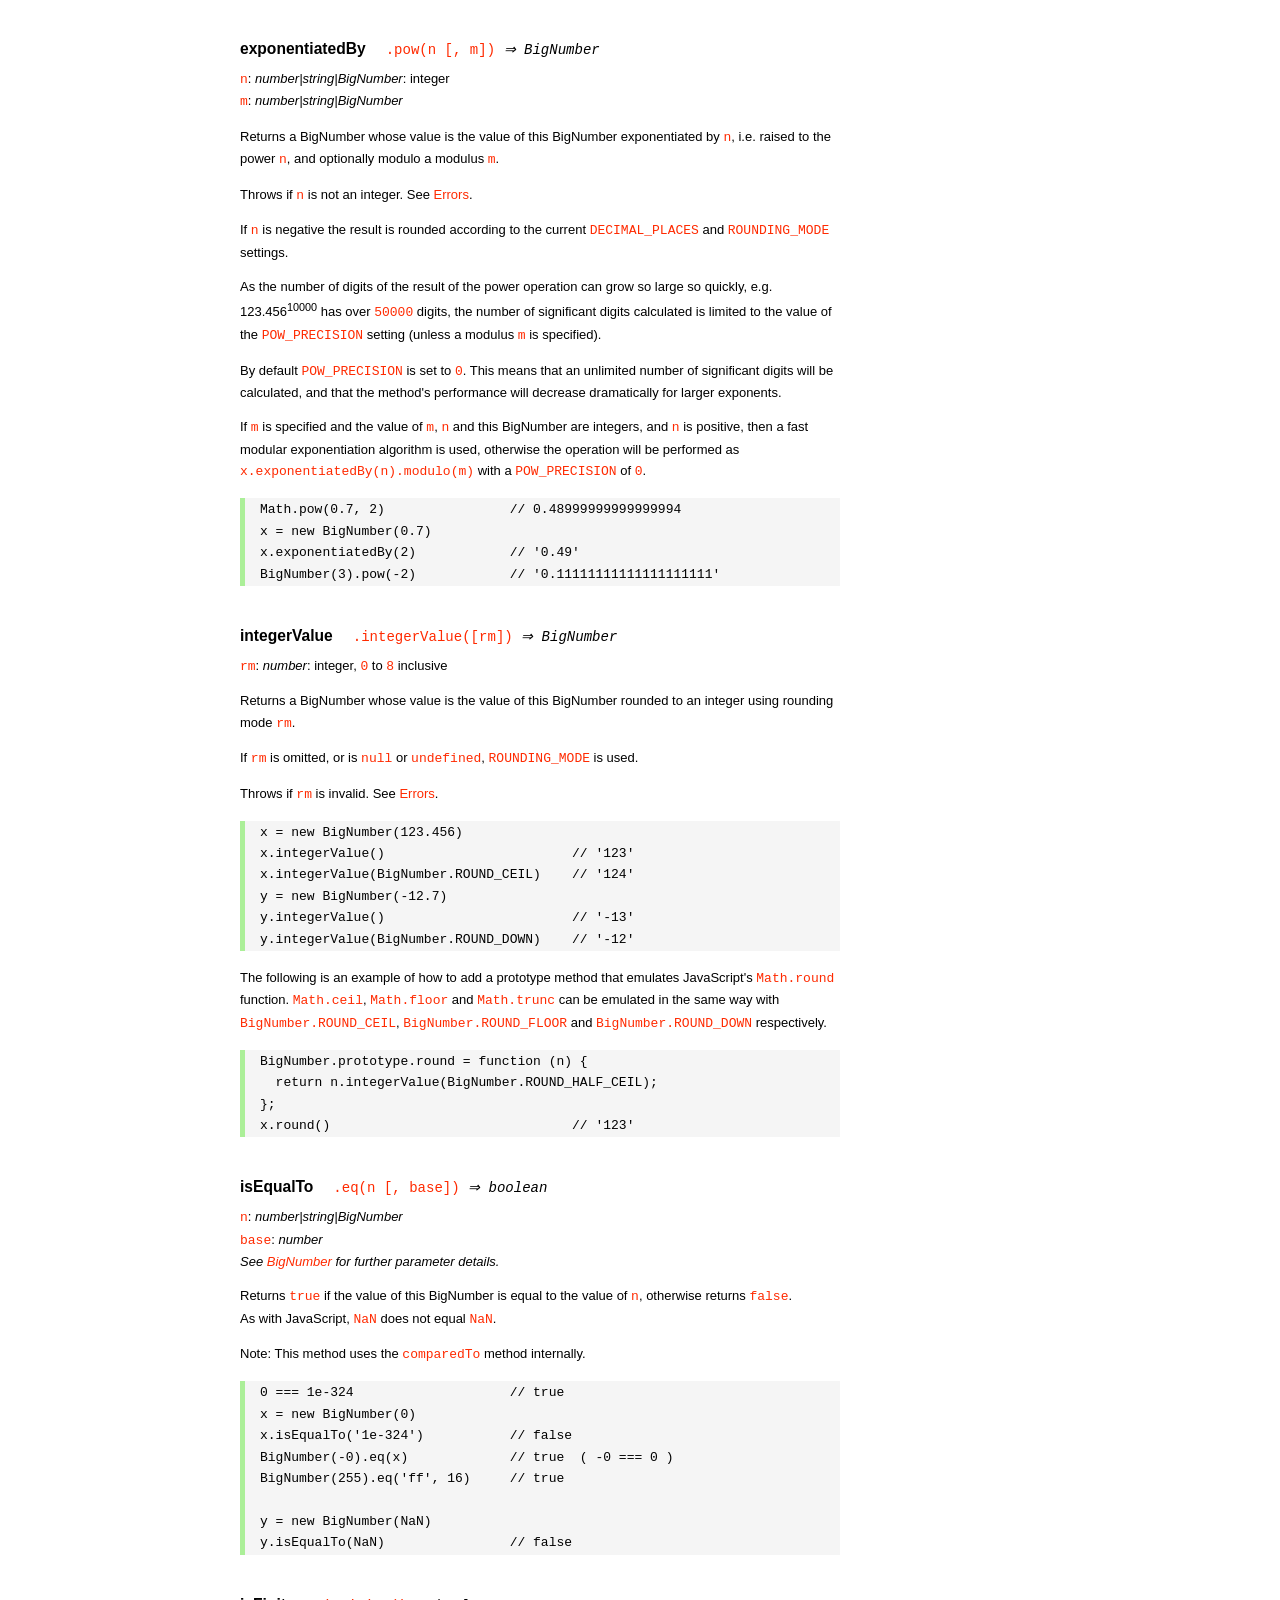
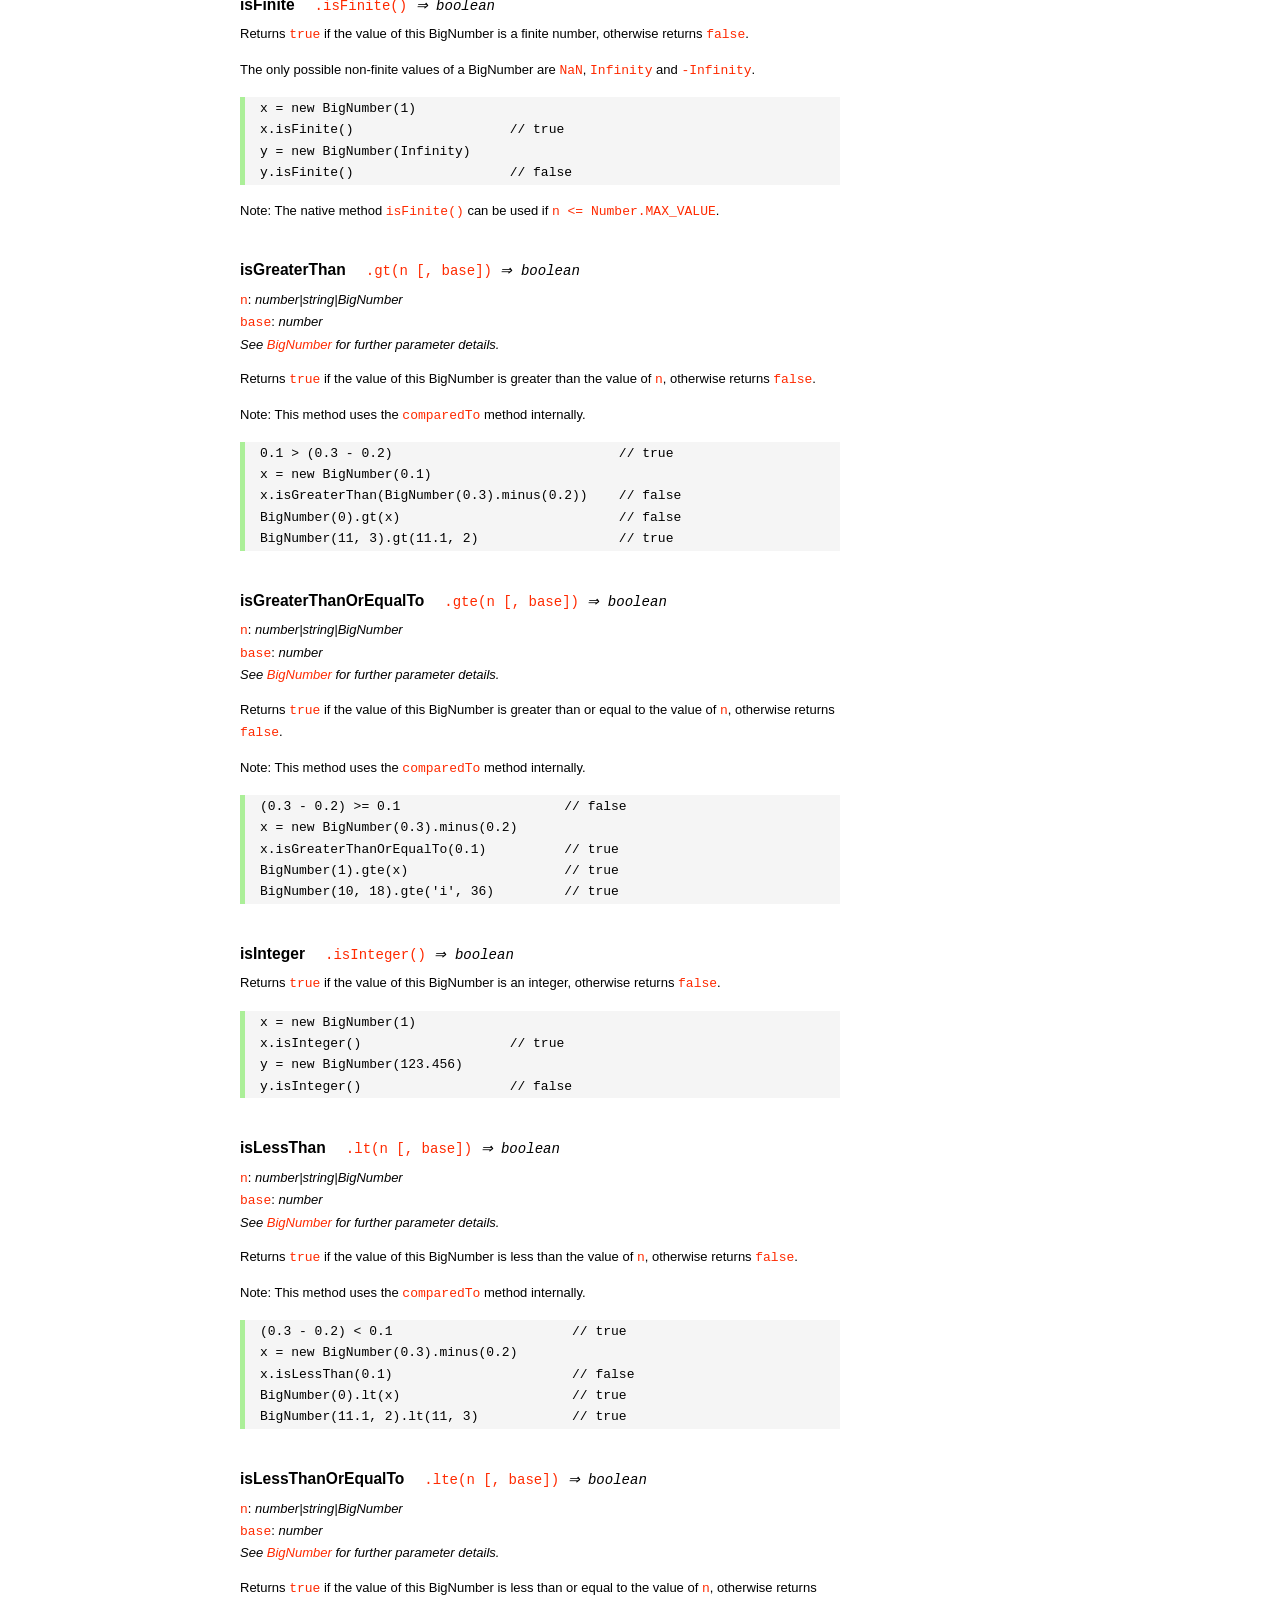
<file: api_server/node_modules/bignumber.js/doc/API.html>
<!DOCTYPE HTML>
<html>
<head>
<meta charset="utf-8">
<meta http-equiv="X-UA-Compatible" content="IE=edge">
<meta name="Author" content="M Mclaughlin">
<title>bignumber.js API</title>
<style>
html{font-size:100%}
body{background:#fff;font-family:"Helvetica Neue",Helvetica,Arial,sans-serif;font-size:13px;
  line-height:1.65em;min-height:100%;margin:0}
body,i{color:#000}
.nav{background:#fff;position:fixed;top:0;bottom:0;left:0;width:200px;overflow-y:auto;
  padding:15px 0 30px 15px}
div.container{width:600px;margin:50px 0 50px 240px}
p{margin:0 0 1em;width:600px}
pre,ul{margin:1em 0}
h1,h2,h3,h4,h5{margin:0;padding:1.5em 0 0}
h1,h2{padding:.75em 0}
h1{font:400 3em Verdana,sans-serif;color:#000;margin-bottom:1em}
h2{font-size:2.25em;color:#ff2a00}
h3{font-size:1.75em;color:#4dc71f}
h4{font-size:1.75em;color:#ff2a00;padding-bottom:.75em}
h5{font-size:1.2em;margin-bottom:.4em}
h6{font-size:1.1em;margin-bottom:0.8em;padding:0.5em 0}
dd{padding-top:.35em}
dt{padding-top:.5em}
b{font-weight:700}
dt b{font-size:1.3em}
a,a:visited{color:#ff2a00;text-decoration:none}
a:active,a:hover{outline:0;text-decoration:underline}
.nav a,.nav b,.nav a:visited{display:block;color:#ff2a00;font-weight:700; margin-top:15px}
.nav b{color:#4dc71f;margin-top:20px;cursor:default;width:auto}
ul{list-style-type:none;padding:0 0 0 20px}
.nav ul{line-height:14px;padding-left:0;margin:5px 0 0}
.nav ul a,.nav ul a:visited,span{display:inline;color:#000;font-family:Verdana,Geneva,sans-serif;
  font-size:11px;font-weight:400;margin:0}
.inset,ul.inset{margin-left:20px}
.inset{font-size:.9em}
.nav li{width:auto;margin:0 0 3px}
.alias{font-style:italic;margin-left:20px}
table{border-collapse:collapse;border-spacing:0;border:2px solid #a7dbd8;margin:1.75em 0;padding:0}
td,th{text-align:left;margin:0;padding:2px 5px;border:1px dotted #a7dbd8}
th{border-top:2px solid #a7dbd8;border-bottom:2px solid #a7dbd8;color:#ff2a00}
code,pre{font-family:Consolas, monaco, monospace;font-weight:400}
pre{background:#f5f5f5;white-space:pre-wrap;word-wrap:break-word;border-left:5px solid #abef98;
  padding:1px 0 1px 15px;margin:1.2em 0}
code,.nav-title{color:#ff2a00}
.end{margin-bottom:25px}
.centre{text-align:center}
.error-table{font-size:13px;width:100%}
#faq{margin:3em 0 0}
li span{float:right;margin-right:10px;color:#c0c0c0}
#js{font:inherit;color:#4dc71f}
</style>
</head>
<body>

  <div class="nav">

    <b>v8.1.0</b>

	<a class='nav-title' href="#">API</a>

    <b> CONSTRUCTOR </b>
    <ul>
      <li><a href="#bignumber">BigNumber</a></li>
    </ul>

    <a href="#methods">Methods</a>
    <ul>
      <li><a href="#clone">clone</a></li>
      <li><a href="#config" >config</a><span>set</span></li>
      <li>
        <ul class="inset">
          <li><a href="#decimal-places">DECIMAL_PLACES</a></li>
          <li><a href="#rounding-mode" >ROUNDING_MODE</a></li>
          <li><a href="#exponential-at">EXPONENTIAL_AT</a></li>
          <li><a href="#range"         >RANGE</a></li>
          <li><a href="#crypto"        >CRYPTO</a></li>
          <li><a href="#modulo-mode"   >MODULO_MODE</a></li>
          <li><a href="#pow-precision" >POW_PRECISION</a></li>
          <li><a href="#format"        >FORMAT</a></li>
          <li><a href="#alphabet"      >ALPHABET</a></li>
        </ul>
      </li>
      <li><a href="#isBigNumber">isBigNumber</a></li>
      <li><a href="#max"        >maximum</a><span>max</span></li>
      <li><a href="#min"        >minimum</a><span>min</span></li>
      <li><a href="#random"     >random</a></li>
      <li><a href="#sum"        >sum</a></li>
    </ul>

    <a href="#constructor-properties">Properties</a>
    <ul>
      <li><a href="#round-up"        >ROUND_UP</a></li>
      <li><a href="#round-down"      >ROUND_DOWN</a></li>
      <li><a href="#round-ceil"      >ROUND_CEIL</a></li>
      <li><a href="#round-floor"     >ROUND_FLOOR</a></li>
      <li><a href="#round-half-up"   >ROUND_HALF_UP</a></li>
      <li><a href="#round-half-down" >ROUND_HALF_DOWN</a></li>
      <li><a href="#round-half-even" >ROUND_HALF_EVEN</a></li>
      <li><a href="#round-half-ceil" >ROUND_HALF_CEIL</a></li>
      <li><a href="#round-half-floor">ROUND_HALF_FLOOR</a></li>
      <li><a href="#debug"           >DEBUG</a></li>
    </ul>

    <b> INSTANCE </b>

    <a href="#prototype-methods">Methods</a>
    <ul>
      <li><a href="#abs"    >absoluteValue         </a><span>abs</span>  </li>
      <li><a href="#cmp"    >comparedTo            </a>                  </li>
      <li><a href="#dp"     >decimalPlaces         </a><span>dp</span>   </li>
      <li><a href="#div"    >dividedBy             </a><span>div</span>  </li>
      <li><a href="#divInt" >dividedToIntegerBy    </a><span>idiv</span> </li>
      <li><a href="#pow"    >exponentiatedBy       </a><span>pow</span>  </li>
      <li><a href="#int"    >integerValue          </a>                  </li>
      <li><a href="#eq"     >isEqualTo             </a><span>eq</span>   </li>
      <li><a href="#isF"    >isFinite              </a>                  </li>
      <li><a href="#gt"     >isGreaterThan         </a><span>gt</span>   </li>
      <li><a href="#gte"    >isGreaterThanOrEqualTo</a><span>gte</span>  </li>
      <li><a href="#isInt"  >isInteger             </a>                  </li>
      <li><a href="#lt"     >isLessThan            </a><span>lt</span>   </li>
      <li><a href="#lte"    >isLessThanOrEqualTo   </a><span>lte</span>  </li>
      <li><a href="#isNaN"  >isNaN                 </a>                  </li>
      <li><a href="#isNeg"  >isNegative            </a>                  </li>
      <li><a href="#isPos"  >isPositive            </a>                  </li>
      <li><a href="#isZ"    >isZero                </a>                  </li>
      <li><a href="#minus"  >minus                 </a>                  </li>
      <li><a href="#mod"    >modulo                </a><span>mod</span>  </li>
      <li><a href="#times"  >multipliedBy          </a><span>times</span></li>
      <li><a href="#neg"    >negated               </a>                  </li>
      <li><a href="#plus"   >plus                  </a>                  </li>
      <li><a href="#sd"     >precision             </a><span>sd</span>   </li>
      <li><a href="#shift"  >shiftedBy             </a>                  </li>
      <li><a href="#sqrt"   >squareRoot            </a><span>sqrt</span> </li>
      <li><a href="#toE"    >toExponential         </a>                  </li>
      <li><a href="#toFix"  >toFixed               </a>                  </li>
      <li><a href="#toFor"  >toFormat              </a>                  </li>
      <li><a href="#toFr"   >toFraction            </a>                  </li>
      <li><a href="#toJSON" >toJSON                </a>                  </li>
      <li><a href="#toN"    >toNumber              </a>                  </li>
      <li><a href="#toP"    >toPrecision           </a>                  </li>
      <li><a href="#toS"    >toString              </a>                  </li>
      <li><a href="#valueOf">valueOf               </a>                  </li>
    </ul>

    <a href="#instance-properties">Properties</a>
    <ul>
      <li><a href="#coefficient">c: coefficient</a></li>
      <li><a href="#exponent"   >e: exponent</a></li>
      <li><a href="#sign"       >s: sign</a></li>
    </ul>

    <a href="#zero-nan-infinity">Zero, NaN &amp; Infinity</a>
    <a href="#Errors">Errors</a>
    <a href="#type-coercion">Type coercion</a>
    <a class='end' href="#faq">FAQ</a>

  </div>

  <div class="container">

    <h1>bignumber<span id='js'>.js</span></h1>

    <p>A JavaScript library for arbitrary-precision arithmetic.</p>
    <p><a href="https://github.com/MikeMcl/bignumber.js">Hosted on GitHub</a>. </p>

    <h2>API</h2>

    <p>
      See the <a href='https://github.com/MikeMcl/bignumber.js'>README</a> on GitHub for a
      quick-start introduction.
    </p>
    <p>
      In all examples below, <code>var</code> and semicolons are not shown, and if a commented-out
      value is in quotes it means <code>toString</code> has been called on the preceding expression.
    </p>


    <h3>CONSTRUCTOR</h3>


    <h5 id="bignumber">
      BigNumber<code class='inset'>BigNumber(n [, base]) <i>&rArr; BigNumber</i></code>
    </h5>
    <p>
      <code>n</code>: <i>number|string|BigNumber</i><br />
      <code>base</code>: <i>number</i>: integer, <code>2</code> to <code>36</code> inclusive. (See
      <a href='#alphabet'><code>ALPHABET</code></a> to extend this range).
    </p>
    <p>
      Returns a new instance of a BigNumber object with value <code>n</code>, where <code>n</code>
      is a numeric value in the specified <code>base</code>, or base <code>10</code> if
      <code>base</code> is omitted or is <code>null</code> or <code>undefined</code>.
    </p>
    <pre>
x = new BigNumber(123.4567)                // '123.4567'
// 'new' is optional
y = BigNumber(x)                           // '123.4567'</pre>
    <p>
      If <code>n</code> is a base <code>10</code> value it can be in normal (fixed-point) or
      exponential notation. Values in other bases must be in normal notation. Values in any base can
      have fraction digits, i.e. digits after the decimal point.
    </p>
    <pre>
new BigNumber(43210)                       // '43210'
new BigNumber('4.321e+4')                  // '43210'
new BigNumber('-735.0918e-430')            // '-7.350918e-428'
new BigNumber('123412421.234324', 5)       // '607236.557696'</pre>
    <p>
      Signed <code>0</code>, signed <code>Infinity</code> and <code>NaN</code> are supported.
    </p>
    <pre>
new BigNumber('-Infinity')                 // '-Infinity'
new BigNumber(NaN)                         // 'NaN'
new BigNumber(-0)                          // '0'
new BigNumber('.5')                        // '0.5'
new BigNumber('+2')                        // '2'</pre>
    <p>
      String values in hexadecimal literal form, e.g. <code>'0xff'</code>, are valid, as are
      string values with the octal and binary prefixs <code>'0o'</code> and <code>'0b'</code>.
      String values in octal literal form without the prefix will be interpreted as
      decimals, e.g. <code>'011'</code> is interpreted as 11, not 9.
    </p>
    <pre>
new BigNumber(-10110100.1, 2)              // '-180.5'
new BigNumber('-0b10110100.1')             // '-180.5'
new BigNumber('ff.8', 16)                  // '255.5'
new BigNumber('0xff.8')                    // '255.5'</pre>
    <p>
      If a base is specified, <code>n</code> is rounded according to the current
      <a href='#decimal-places'><code>DECIMAL_PLACES</code></a> and
      <a href='#rounding-mode'><code>ROUNDING_MODE</code></a> settings. <em>This includes base
      <code>10</code> so don't include a <code>base</code> parameter for decimal values unless
      this behaviour is wanted.</em>
    </p>
    <pre>BigNumber.config({ DECIMAL_PLACES: 5 })
new BigNumber(1.23456789)                  // '1.23456789'
new BigNumber(1.23456789, 10)              // '1.23457'</pre>
    <p>An error is thrown if <code>base</code> is invalid. See <a href='#Errors'>Errors</a>.</p>
    <p>
      There is no limit to the number of digits of a value of type <em>string</em> (other than
      that of JavaScript's maximum array size). See <a href='#range'><code>RANGE</code></a> to set
      the maximum and minimum possible exponent value of a BigNumber.
    </p>
    <pre>
new BigNumber('5032485723458348569331745.33434346346912144534543')
new BigNumber('4.321e10000000')</pre>
    <p>BigNumber <code>NaN</code> is returned if <code>n</code> is invalid
    (unless <code>BigNumber.DEBUG</code> is <code>true</code>, see below).</p>
    <pre>
new BigNumber('.1*')                       // 'NaN'
new BigNumber('blurgh')                    // 'NaN'
new BigNumber(9, 2)                        // 'NaN'</pre>
    <p>
      To aid in debugging, if <code>BigNumber.DEBUG</code> is <code>true</code> then an error will
      be thrown on an invalid <code>n</code>. An error will also be thrown if <code>n</code> is of
      type <em>number</em> with more than <code>15</code> significant digits, as calling
      <code><a href='#toS'>toString</a></code> or <code><a href='#valueOf'>valueOf</a></code> on
      these numbers may not result in the intended value.
    </p>
      <pre>
console.log(823456789123456.3)            //  823456789123456.2
new BigNumber(823456789123456.3)          // '823456789123456.2'
BigNumber.DEBUG = true
// '[BigNumber Error] Number primitive has more than 15 significant digits'
new BigNumber(823456789123456.3)
// '[BigNumber Error] Not a base 2 number'
new BigNumber(9, 2)</pre>
    <p>
      A BigNumber can also be created from an object literal.
      Use <code><a href='#isBigNumber'>isBigNumber</a></code> to check that it is well-formed.
    </p>
    <pre>new BigNumber({ s: 1, e: 2, c: [ 777, 12300000000000 ], _isBigNumber: true })    // '777.123'</pre>




    <h4 id="methods">Methods</h4>
     <p>The static methods of a BigNumber constructor.</p>




    <h5 id="clone">clone
      <code class='inset'>.clone([object]) <i>&rArr; BigNumber constructor</i></code>
    </h5>
    <p><code>object</code>: <i>object</i></p>
    <p>
      Returns a new independent BigNumber constructor with configuration as described by
      <code>object</code> (see <a href='#config'><code>config</code></a>), or with the default
      configuration if <code>object</code> is <code>null</code> or <code>undefined</code>.
    </p>
    <p>
      Throws if <code>object</code> is not an object. See <a href='#Errors'>Errors</a>.
    </p>
    <pre>BigNumber.config({ DECIMAL_PLACES: 5 })
BN = BigNumber.clone({ DECIMAL_PLACES: 9 })

x = new BigNumber(1)
y = new BN(1)

x.div(3)                        // 0.33333
y.div(3)                        // 0.333333333

// BN = BigNumber.clone({ DECIMAL_PLACES: 9 }) is equivalent to:
BN = BigNumber.clone()
BN.config({ DECIMAL_PLACES: 9 })</pre>



    <h5 id="config">config<code class='inset'>set([object]) <i>&rArr; object</i></code></h5>
    <p>
      <code>object</code>: <i>object</i>: an object that contains some or all of the following
      properties.
    </p>
    <p>Configures the settings for this particular BigNumber constructor.</p>

    <dl class='inset'>
      <dt id="decimal-places"><code><b>DECIMAL_PLACES</b></code></dt>
      <dd>
        <i>number</i>: integer, <code>0</code> to <code>1e+9</code> inclusive<br />
        Default value: <code>20</code>
      </dd>
      <dd>
        The <u>maximum</u> number of decimal places of the results of operations involving
        division, i.e. division, square root and base conversion operations, and power
        operations with negative exponents.<br />
      </dd>
      <dd>
      <pre>BigNumber.config({ DECIMAL_PLACES: 5 })
BigNumber.set({ DECIMAL_PLACES: 5 })    // equivalent</pre>
      </dd>



      <dt id="rounding-mode"><code><b>ROUNDING_MODE</b></code></dt>
      <dd>
        <i>number</i>: integer, <code>0</code> to <code>8</code> inclusive<br />
        Default value: <code>4</code> <a href="#round-half-up">(<code>ROUND_HALF_UP</code>)</a>
      </dd>
      <dd>
        The rounding mode used in the above operations and the default rounding mode of
        <a href='#dp'><code>decimalPlaces</code></a>,
        <a href='#sd'><code>precision</code></a>,
        <a href='#toE'><code>toExponential</code></a>,
        <a href='#toFix'><code>toFixed</code></a>,
        <a href='#toFor'><code>toFormat</code></a> and
        <a href='#toP'><code>toPrecision</code></a>.
      </dd>
      <dd>The modes are available as enumerated properties of the BigNumber constructor.</dd>
       <dd>
      <pre>BigNumber.config({ ROUNDING_MODE: 0 })
BigNumber.set({ ROUNDING_MODE: BigNumber.ROUND_UP })    // equivalent</pre>
        </dd>



      <dt id="exponential-at"><code><b>EXPONENTIAL_AT</b></code></dt>
      <dd>
        <i>number</i>: integer, magnitude <code>0</code> to <code>1e+9</code> inclusive, or
        <br />
        <i>number</i>[]: [ integer <code>-1e+9</code> to <code>0</code> inclusive, integer
        <code>0</code> to <code>1e+9</code> inclusive ]<br />
        Default value: <code>[-7, 20]</code>
      </dd>
      <dd>
        The exponent value(s) at which <code>toString</code> returns exponential notation.
      </dd>
      <dd>
        If a single number is assigned, the value is the exponent magnitude.<br />
        If an array of two numbers is assigned then the first number is the negative exponent
        value at and beneath which exponential notation is used, and the second number is the
        positive exponent value at and above which the same.
      </dd>
      <dd>
        For example, to emulate JavaScript numbers in terms of the exponent values at which they
        begin to use exponential notation, use <code>[-7, 20]</code>.
      </dd>
      <dd>
      <pre>BigNumber.config({ EXPONENTIAL_AT: 2 })
new BigNumber(12.3)         // '12.3'        e is only 1
new BigNumber(123)          // '1.23e+2'
new BigNumber(0.123)        // '0.123'       e is only -1
new BigNumber(0.0123)       // '1.23e-2'

BigNumber.config({ EXPONENTIAL_AT: [-7, 20] })
new BigNumber(123456789)    // '123456789'   e is only 8
new BigNumber(0.000000123)  // '1.23e-7'

// Almost never return exponential notation:
BigNumber.config({ EXPONENTIAL_AT: 1e+9 })

// Always return exponential notation:
BigNumber.config({ EXPONENTIAL_AT: 0 })</pre>
      </dd>
      <dd>
        Regardless of the value of <code>EXPONENTIAL_AT</code>, the <code>toFixed</code> method
        will always return a value in normal notation and the <code>toExponential</code> method
        will always return a value in exponential form.
      </dd>
      <dd>
        Calling <code>toString</code> with a base argument, e.g. <code>toString(10)</code>, will
        also always return normal notation.
      </dd>



      <dt id="range"><code><b>RANGE</b></code></dt>
      <dd>
        <i>number</i>: integer, magnitude <code>1</code> to <code>1e+9</code> inclusive, or
        <br />
        <i>number</i>[]: [ integer <code>-1e+9</code> to <code>-1</code> inclusive, integer
        <code>1</code> to <code>1e+9</code> inclusive ]<br />
        Default value: <code>[-1e+9, 1e+9]</code>
      </dd>
      <dd>
        The exponent value(s) beyond which overflow to <code>Infinity</code> and underflow to
        zero occurs.
      </dd>
      <dd>
        If a single number is assigned, it is the maximum exponent magnitude: values wth a
        positive exponent of greater magnitude become <code>Infinity</code> and those with a
        negative exponent of greater magnitude become zero.
      <dd>
        If an array of two numbers is assigned then the first number is the negative exponent
        limit and the second number is the positive exponent limit.
      </dd>
      <dd>
        For example, to emulate JavaScript numbers in terms of the exponent values at which they
        become zero and <code>Infinity</code>, use <code>[-324, 308]</code>.
      </dd>
      <dd>
      <pre>BigNumber.config({ RANGE: 500 })
BigNumber.config().RANGE     // [ -500, 500 ]
new BigNumber('9.999e499')   // '9.999e+499'
new BigNumber('1e500')       // 'Infinity'
new BigNumber('1e-499')      // '1e-499'
new BigNumber('1e-500')      // '0'

BigNumber.config({ RANGE: [-3, 4] })
new BigNumber(99999)         // '99999'      e is only 4
new BigNumber(100000)        // 'Infinity'   e is 5
new BigNumber(0.001)         // '0.01'       e is only -3
new BigNumber(0.0001)        // '0'          e is -4</pre>
      </dd>
      <dd>
        The largest possible magnitude of a finite BigNumber is
        <code>9.999...e+1000000000</code>.<br />
        The smallest possible magnitude of a non-zero BigNumber is <code>1e-1000000000</code>.
      </dd>



      <dt id="crypto"><code><b>CRYPTO</b></code></dt>
      <dd>
        <i>boolean</i>: <code>true</code> or <code>false</code>.<br />
        Default value: <code>false</code>
      </dd>
      <dd>
        The value that determines whether cryptographically-secure pseudo-random number
        generation is used.
      </dd>
      <dd>
        If <code>CRYPTO</code> is set to <code>true</code> then the
        <a href='#random'><code>random</code></a> method will generate random digits using
        <code>crypto.getRandomValues</code> in browsers that support it, or
        <code>crypto.randomBytes</code> if using Node.js.
      </dd>
      <dd>
        If neither function is supported by the host environment then attempting to set
        <code>CRYPTO</code> to <code>true</code> will fail and an exception will be thrown.
      </dd>
      <dd>
        If <code>CRYPTO</code> is <code>false</code> then the source of randomness used will be
        <code>Math.random</code> (which is assumed to generate at least <code>30</code> bits of
        randomness).
      </dd>
      <dd>See <a href='#random'><code>random</code></a>.</dd>
      <dd>
      <pre>
// Node.js
global.crypto = require('crypto')

BigNumber.config({ CRYPTO: true })
BigNumber.config().CRYPTO       // true
BigNumber.random()              // 0.54340758610486147524</pre>
      </dd>



      <dt id="modulo-mode"><code><b>MODULO_MODE</b></code></dt>
      <dd>
        <i>number</i>: integer, <code>0</code> to <code>9</code> inclusive<br />
        Default value: <code>1</code> (<a href="#round-down"><code>ROUND_DOWN</code></a>)
      </dd>
      <dd>The modulo mode used when calculating the modulus: <code>a mod n</code>.</dd>
      <dd>
        The quotient, <code>q = a / n</code>, is calculated according to the
        <a href='#rounding-mode'><code>ROUNDING_MODE</code></a> that corresponds to the chosen
        <code>MODULO_MODE</code>.
      </dd>
      <dd>The remainder, <code>r</code>, is calculated as: <code>r = a - n * q</code>.</dd>
      <dd>
        The modes that are most commonly used for the modulus/remainder operation are shown in
        the following table. Although the other rounding modes can be used, they may not give
        useful results.
      </dd>
      <dd>
        <table>
          <tr><th>Property</th><th>Value</th><th>Description</th></tr>
          <tr>
            <td><b>ROUND_UP</b></td><td class='centre'>0</td>
            <td>
              The remainder is positive if the dividend is negative, otherwise it is negative.
            </td>
          </tr>
          <tr>
            <td><b>ROUND_DOWN</b></td><td class='centre'>1</td>
            <td>
              The remainder has the same sign as the dividend.<br />
              This uses 'truncating division' and matches the behaviour of JavaScript's
              remainder operator <code>%</code>.
            </td>
          </tr>
          <tr>
            <td><b>ROUND_FLOOR</b></td><td class='centre'>3</td>
            <td>
              The remainder has the same sign as the divisor.<br />
              This matches Python's <code>%</code> operator.
            </td>
          </tr>
          <tr>
            <td><b>ROUND_HALF_EVEN</b></td><td class='centre'>6</td>
            <td>The <i>IEEE 754</i> remainder function.</td>
          </tr>
           <tr>
             <td><b>EUCLID</b></td><td class='centre'>9</td>
             <td>
               The remainder is always positive. Euclidian division: <br />
               <code>q = sign(n) * floor(a / abs(n))</code>
             </td>
           </tr>
        </table>
      </dd>
      <dd>
        The rounding/modulo modes are available as enumerated properties of the BigNumber
        constructor.
      </dd>
      <dd>See <a href='#mod'><code>modulo</code></a>.</dd>
      <dd>
        <pre>BigNumber.config({ MODULO_MODE: BigNumber.EUCLID })
BigNumber.config({ MODULO_MODE: 9 })          // equivalent</pre>
      </dd>



      <dt id="pow-precision"><code><b>POW_PRECISION</b></code></dt>
      <dd>
        <i>number</i>: integer, <code>0</code> to <code>1e+9</code> inclusive.<br />
        Default value: <code>0</code>
      </dd>
      <dd>
        The <i>maximum</i> precision, i.e. number of significant digits, of the result of the power
        operation (unless a modulus is specified).
      </dd>
      <dd>If set to <code>0</code>, the number of significant digits will not be limited.</dd>
      <dd>See <a href='#pow'><code>exponentiatedBy</code></a>.</dd>
      <dd><pre>BigNumber.config({ POW_PRECISION: 100 })</pre></dd>



      <dt id="format"><code><b>FORMAT</b></code></dt>
      <dd><i>object</i></dd>
      <dd>
        The <code>FORMAT</code> object configures the format of the string returned by the
        <a href='#toFor'><code>toFormat</code></a> method.
      </dd>
      <dd>
        The example below shows the properties of the <code>FORMAT</code> object that are
        recognised, and their default values.
      </dd>
      <dd>
         Unlike the other configuration properties, the values of the properties of the
         <code>FORMAT</code> object will not be checked for validity. The existing
         <code>FORMAT</code> object will simply be replaced by the object that is passed in.
         The object can include any number of the properties shown below.
      </dd>
      <dd>See <a href='#toFor'><code>toFormat</code></a> for examples of usage.</dd>
      <dd>
      <pre>
BigNumber.config({
  FORMAT: {
    // string to prepend
    prefix: '',
    // decimal separator
    decimalSeparator: '.',
    // grouping separator of the integer part
    groupSeparator: ',',
    // primary grouping size of the integer part
    groupSize: 3,
    // secondary grouping size of the integer part
    secondaryGroupSize: 0,
    // grouping separator of the fraction part
    fractionGroupSeparator: ' ',
    // grouping size of the fraction part
    fractionGroupSize: 0,
    // string to append
    suffix: ''
  }
});</pre>
      </dd>



      <dt id="alphabet"><code><b>ALPHABET</b></code></dt>
      <dd>
        <i>string</i><br />
        Default value: <code>'0123456789abcdefghijklmnopqrstuvwxyz'</code>
      </dd>
      <dd>
        The alphabet used for base conversion. The length of the alphabet corresponds to the
        maximum value of the base argument that can be passed to the
        <a href='#bignumber'><code>BigNumber</code></a> constructor or
        <a href='#toS'><code>toString</code></a>.
      </dd>
      <dd>
        There is no maximum length for the alphabet, but it must be at least 2 characters long, and
        it must not contain whitespace or a repeated character, or the sign indicators
        <code>'+'</code> and <code>'-'</code>, or the decimal separator <code>'.'</code>.
      </dd>
      <dd>
        <pre>// duodecimal (base 12)
BigNumber.config({ ALPHABET: '0123456789TE' })
x = new BigNumber('T', 12)
x.toString()                // '10'
x.toString(12)              // 'T'</pre>
      </dd>



    </dl>
    <br /><br />
    <p>Returns an object with the above properties and their current values.</p>
    <p>
      Throws if <code>object</code> is not an object, or if an invalid value is assigned to
      one or more of the above properties. See <a href='#Errors'>Errors</a>.
    </p>
    <pre>
BigNumber.config({
  DECIMAL_PLACES: 40,
  ROUNDING_MODE: BigNumber.ROUND_HALF_CEIL,
  EXPONENTIAL_AT: [-10, 20],
  RANGE: [-500, 500],
  CRYPTO: true,
  MODULO_MODE: BigNumber.ROUND_FLOOR,
  POW_PRECISION: 80,
  FORMAT: {
    groupSize: 3,
    groupSeparator: ' ',
    decimalSeparator: ','
  },
  ALPHABET: '0123456789abcdefghijklmnopqrstuvwxyzABCDEFGHIJKLMNOPQRSTUVWXYZ$_'
});

obj = BigNumber.config();
obj.DECIMAL_PLACES        // 40
obj.RANGE                 // [-500, 500]</pre>



    <h5 id="isBigNumber">
      isBigNumber<code class='inset'>.isBigNumber(value) <i>&rArr; boolean</i></code>
    </h5>
    <p><code>value</code>: <i>any</i><br /></p>
    <p>
      Returns <code>true</code> if <code>value</code> is a BigNumber instance, otherwise returns
      <code>false</code>.
    </p>
    <pre>x = 42
y = new BigNumber(x)

BigNumber.isBigNumber(x)             // false
y instanceof BigNumber               // true
BigNumber.isBigNumber(y)             // true

BN = BigNumber.clone();
z = new BN(x)
z instanceof BigNumber               // false
BigNumber.isBigNumber(z)             // true</pre>
    <p>
      If <code>value</code> is a BigNumber instance and <code>BigNumber.DEBUG</code> is <code>true</code>,
      then this method will also check if <code>value</code> is well-formed, and throw if it is not.
      See <a href='#Errors'>Errors</a>.
    </p>
    <p>
      The check can be useful if creating a BigNumber from an object literal.
      See <a href='#bignumber'>BigNumber</a>.
    </p>
    <pre>
x = new BigNumber(10)

// Change x.c to an illegitimate value.
x.c = NaN

BigNumber.DEBUG = false

// No error.
BigNumber.isBigNumber(x)    // true

BigNumber.DEBUG = true

// Error.
BigNumber.isBigNumber(x)    // '[BigNumber Error] Invalid BigNumber'</pre>



    <h5 id="max">maximum<code class='inset'>.max(n...) <i>&rArr; BigNumber</i></code></h5>
    <p>
      <code>n</code>: <i>number|string|BigNumber</i><br />
      <i>See <code><a href="#bignumber">BigNumber</a></code> for further parameter details.</i>
    </p>
    <p>
      Returns a BigNumber whose value is the maximum of the arguments.
    </p>
    <p>The return value is always exact and unrounded.</p>
    <pre>x = new BigNumber('3257869345.0378653')
BigNumber.maximum(4e9, x, '123456789.9')      // '4000000000'

arr = [12, '13', new BigNumber(14)]
BigNumber.max.apply(null, arr)                // '14'</pre>



    <h5 id="min">minimum<code class='inset'>.min(n...) <i>&rArr; BigNumber</i></code></h5>
    <p>
      <code>n</code>: <i>number|string|BigNumber</i><br />
      <i>See <code><a href="#bignumber">BigNumber</a></code> for further parameter details.</i>
    </p>
    <p>
      Returns a BigNumber whose value is the minimum of the arguments.
    </p>
    <p>The return value is always exact and unrounded.</p>
    <pre>x = new BigNumber('3257869345.0378653')
BigNumber.minimum(4e9, x, '123456789.9')      // '123456789.9'

arr = [2, new BigNumber(-14), '-15.9999', -12]
BigNumber.min.apply(null, arr)                // '-15.9999'</pre>



    <h5 id="random">
      random<code class='inset'>.random([dp]) <i>&rArr; BigNumber</i></code>
    </h5>
    <p><code>dp</code>: <i>number</i>: integer, <code>0</code> to <code>1e+9</code> inclusive</p>
    <p>
      Returns a new BigNumber with a pseudo-random value equal to or greater than <code>0</code> and
      less than <code>1</code>.
    </p>
    <p>
      The return value will have <code>dp</code> decimal places (or less if trailing zeros are
      produced).<br />
      If <code>dp</code> is omitted then the number of decimal places will default to the current
      <a href='#decimal-places'><code>DECIMAL_PLACES</code></a> setting.
    </p>
    <p>
      Depending on the value of this BigNumber constructor's
      <a href='#crypto'><code>CRYPTO</code></a> setting and the support for the
      <code>crypto</code> object in the host environment, the random digits of the return value are
      generated by either <code>Math.random</code> (fastest), <code>crypto.getRandomValues</code>
      (Web Cryptography API in recent browsers) or <code>crypto.randomBytes</code> (Node.js).
    </p>
    <p>
      To be able to set <a href='#crypto'><code>CRYPTO</code></a> to <code>true</code> when using
      Node.js, the <code>crypto</code> object must be available globally:
    </p>
    <pre>global.crypto = require('crypto')</pre>
    <p>
      If <a href='#crypto'><code>CRYPTO</code></a> is <code>true</code>, i.e. one of the
      <code>crypto</code> methods is to be used, the value of a returned BigNumber should be
      cryptographically-secure and statistically indistinguishable from a random value.
    </p>
    <p>
      Throws if <code>dp</code> is invalid. See <a href='#Errors'>Errors</a>.
    </p>
    <pre>BigNumber.config({ DECIMAL_PLACES: 10 })
BigNumber.random()              // '0.4117936847'
BigNumber.random(20)            // '0.78193327636914089009'</pre>



    <h5 id="sum">sum<code class='inset'>.sum(n...) <i>&rArr; BigNumber</i></code></h5>
    <p>
      <code>n</code>: <i>number|string|BigNumber</i><br />
      <i>See <code><a href="#bignumber">BigNumber</a></code> for further parameter details.</i>
    </p>
    <p>Returns a BigNumber whose value is the sum of the arguments.</p>
    <p>The return value is always exact and unrounded.</p>
    <pre>x = new BigNumber('3257869345.0378653')
BigNumber.sum(4e9, x, '123456789.9')      // '7381326134.9378653'

arr = [2, new BigNumber(14), '15.9999', 12]
BigNumber.sum.apply(null, arr)            // '43.9999'</pre>



    <h4 id="constructor-properties">Properties</h4>
    <p>
      The library's enumerated rounding modes are stored as properties of the constructor.<br />
      (They are not referenced internally by the library itself.)
    </p>
    <p>
      Rounding modes <code>0</code> to <code>6</code> (inclusive) are the same as those of Java's
      BigDecimal class.
    </p>
    <table>
      <tr>
        <th>Property</th>
        <th>Value</th>
        <th>Description</th>
      </tr>
      <tr>
        <td id="round-up"><b>ROUND_UP</b></td>
        <td class='centre'>0</td>
        <td>Rounds away from zero</td>
      </tr>
      <tr>
        <td id="round-down"><b>ROUND_DOWN</b></td>
        <td class='centre'>1</td>
        <td>Rounds towards zero</td>
      </tr>
      <tr>
        <td id="round-ceil"><b>ROUND_CEIL</b></td>
        <td class='centre'>2</td>
        <td>Rounds towards <code>Infinity</code></td>
      </tr>
      <tr>
        <td id="round-floor"><b>ROUND_FLOOR</b></td>
        <td class='centre'>3</td>
        <td>Rounds towards <code>-Infinity</code></td>
      </tr>
      <tr>
        <td id="round-half-up"><b>ROUND_HALF_UP</b></td>
        <td class='centre'>4</td>
        <td>
          Rounds towards nearest neighbour.<br />
          If equidistant, rounds away from zero
        </td>
      </tr>
      <tr>
        <td id="round-half-down"><b>ROUND_HALF_DOWN</b></td>
        <td class='centre'>5</td>
        <td>
          Rounds towards nearest neighbour.<br />
          If equidistant, rounds towards zero
        </td>
      </tr>
      <tr>
        <td id="round-half-even"><b>ROUND_HALF_EVEN</b></td>
        <td class='centre'>6</td>
        <td>
          Rounds towards nearest neighbour.<br />
          If equidistant, rounds towards even neighbour
        </td>
      </tr>
      <tr>
        <td id="round-half-ceil"><b>ROUND_HALF_CEIL</b></td>
        <td class='centre'>7</td>
        <td>
          Rounds towards nearest neighbour.<br />
          If equidistant, rounds towards <code>Infinity</code>
        </td>
      </tr>
      <tr>
        <td id="round-half-floor"><b>ROUND_HALF_FLOOR</b></td>
        <td class='centre'>8</td>
        <td>
          Rounds towards nearest neighbour.<br />
          If equidistant, rounds towards <code>-Infinity</code>
        </td>
      </tr>
    </table>
    <pre>
BigNumber.config({ ROUNDING_MODE: BigNumber.ROUND_CEIL })
BigNumber.config({ ROUNDING_MODE: 2 })     // equivalent</pre>

    <h5 id="debug">DEBUG</h5>
    <p><i>undefined|false|true</i></p>
    <p>
      If <code>BigNumber.DEBUG</code> is set <code>true</code> then an error will be thrown
      if this <a href='#bignumber'>BigNumber</a> constructor receives an invalid value, such as
      a value of type <em>number</em> with more than <code>15</code> significant digits.
      See <a href='#bignumber'>BigNumber</a>.
    </p>
    <p>
      An error will also be thrown if the <code><a href='#isBigNumber'>isBigNumber</a></code>
      method receives a BigNumber that is not well-formed.
      See <code><a href='#isBigNumber'>isBigNumber</a></code>.
    </p>
    <pre>BigNumber.DEBUG = true</pre>


    <h3>INSTANCE</h3>


    <h4 id="prototype-methods">Methods</h4>
    <p>The methods inherited by a BigNumber instance from its constructor's prototype object.</p>
    <p>A BigNumber is immutable in the sense that it is not changed by its methods. </p>
    <p>
      The treatment of &plusmn;<code>0</code>, &plusmn;<code>Infinity</code> and <code>NaN</code> is
      consistent with how JavaScript treats these values.
    </p>
    <p>Many method names have a shorter alias.</p>



    <h5 id="abs">absoluteValue<code class='inset'>.abs() <i>&rArr; BigNumber</i></code></h5>
    <p>
      Returns a BigNumber whose value is the absolute value, i.e. the magnitude, of the value of
      this BigNumber.
    </p>
    <p>The return value is always exact and unrounded.</p>
    <pre>
x = new BigNumber(-0.8)
y = x.absoluteValue()           // '0.8'
z = y.abs()                     // '0.8'</pre>



    <h5 id="cmp">
      comparedTo<code class='inset'>.comparedTo(n [, base]) <i>&rArr; number</i></code>
    </h5>
    <p>
      <code>n</code>: <i>number|string|BigNumber</i><br />
      <code>base</code>: <i>number</i><br />
      <i>See <a href="#bignumber">BigNumber</a> for further parameter details.</i>
    </p>
    <table>
      <tr><th>Returns</th><th>&nbsp;</th></tr>
      <tr>
        <td class='centre'><code>1</code></td>
        <td>If the value of this BigNumber is greater than the value of <code>n</code></td>
      </tr>
      <tr>
        <td class='centre'><code>-1</code></td>
        <td>If the value of this BigNumber is less than the value of <code>n</code></td>
      </tr>
      <tr>
        <td class='centre'><code>0</code></td>
        <td>If this BigNumber and <code>n</code> have the same value</td>
      </tr>
       <tr>
        <td class='centre'><code>null</code></td>
        <td>If the value of either this BigNumber or <code>n</code> is <code>NaN</code></td>
      </tr>
    </table>
    <pre>
x = new BigNumber(Infinity)
y = new BigNumber(5)
x.comparedTo(y)                 // 1
x.comparedTo(x.minus(1))        // 0
y.comparedTo(NaN)               // null
y.comparedTo('110', 2)          // -1</pre>



    <h5 id="dp">
      decimalPlaces<code class='inset'>.dp([dp [, rm]]) <i>&rArr; BigNumber|number</i></code>
    </h5>
    <p>
      <code>dp</code>: <i>number</i>: integer, <code>0</code> to <code>1e+9</code> inclusive<br />
      <code>rm</code>: <i>number</i>: integer, <code>0</code> to <code>8</code> inclusive
    </p>
    <p>
      If <code>dp</code> is a number, returns a BigNumber whose value is the value of this BigNumber
      rounded by rounding mode <code>rm</code> to a maximum of <code>dp</code> decimal places.
    </p>
    <p>
      If <code>dp</code> is omitted, or is <code>null</code> or <code>undefined</code>, the return
      value is the number of decimal places of the value of this BigNumber, or <code>null</code> if
      the value of this BigNumber is &plusmn;<code>Infinity</code> or <code>NaN</code>.
    </p>
    <p>
      If <code>rm</code> is omitted, or is <code>null</code> or <code>undefined</code>,
      <a href='#rounding-mode'><code>ROUNDING_MODE</code></a> is used.
    </p>
    <p>
      Throws if <code>dp</code> or <code>rm</code> is invalid. See <a href='#Errors'>Errors</a>.
    </p>
    <pre>
x = new BigNumber(1234.56)
x.decimalPlaces(1)                     // '1234.6'
x.dp()                                 // 2
x.decimalPlaces(2)                     // '1234.56'
x.dp(10)                               // '1234.56'
x.decimalPlaces(0, 1)                  // '1234'
x.dp(0, 6)                             // '1235'
x.decimalPlaces(1, 1)                  // '1234.5'
x.dp(1, BigNumber.ROUND_HALF_EVEN)     // '1234.6'
x                                      // '1234.56'
y = new BigNumber('9.9e-101')
y.dp()                                 // 102</pre>



    <h5 id="div">dividedBy<code class='inset'>.div(n [, base]) <i>&rArr; BigNumber</i></code>
    </h5>
    <p>
      <code>n</code>: <i>number|string|BigNumber</i><br />
      <code>base</code>: <i>number</i><br />
      <i>See <a href="#bignumber">BigNumber</a> for further parameter details.</i>
    </p>
    <p>
      Returns a BigNumber whose value is the value of this BigNumber divided by
      <code>n</code>, rounded according to the current
      <a href='#decimal-places'><code>DECIMAL_PLACES</code></a> and
      <a href='#rounding-mode'><code>ROUNDING_MODE</code></a> settings.
    </p>
    <pre>
x = new BigNumber(355)
y = new BigNumber(113)
x.dividedBy(y)                  // '3.14159292035398230088'
x.div(5)                        // '71'
x.div(47, 16)                   // '5'</pre>



    <h5 id="divInt">
      dividedToIntegerBy<code class='inset'>.idiv(n [, base]) &rArr;
      <i>BigNumber</i></code>
    </h5>
    <p>
      <code>n</code>: <i>number|string|BigNumber</i><br />
      <code>base</code>: <i>number</i><br />
      <i>See <a href="#bignumber">BigNumber</a> for further parameter details.</i>
    </p>
    <p>
      Returns a BigNumber whose value is the integer part of dividing the value of this BigNumber by
      <code>n</code>.
    </p>
    <pre>
x = new BigNumber(5)
y = new BigNumber(3)
x.dividedToIntegerBy(y)         // '1'
x.idiv(0.7)                     // '7'
x.idiv('0.f', 16)               // '5'</pre>



    <h5 id="pow">
      exponentiatedBy<code class='inset'>.pow(n [, m]) <i>&rArr; BigNumber</i></code>
    </h5>
    <p>
      <code>n</code>: <i>number|string|BigNumber</i>: integer<br />
      <code>m</code>: <i>number|string|BigNumber</i>
    </p>
    <p>
      Returns a BigNumber whose value is the value of this BigNumber exponentiated by
      <code>n</code>, i.e. raised to the power <code>n</code>, and optionally modulo a modulus
      <code>m</code>.
    </p>
    <p>
      Throws if <code>n</code> is not an integer. See <a href='#Errors'>Errors</a>.
    </p>
    <p>
      If <code>n</code> is negative the result is rounded according to the current
      <a href='#decimal-places'><code>DECIMAL_PLACES</code></a> and
      <a href='#rounding-mode'><code>ROUNDING_MODE</code></a> settings.
    </p>
    <p>
      As the number of digits of the result of the power operation can grow so large so quickly,
      e.g. 123.456<sup>10000</sup> has over <code>50000</code> digits, the number of significant
      digits calculated is limited to the value of the
      <a href='#pow-precision'><code>POW_PRECISION</code></a> setting (unless a modulus
      <code>m</code> is specified).
    </p>
    <p>
      By default <a href='#pow-precision'><code>POW_PRECISION</code></a> is set to <code>0</code>.
      This means that an unlimited number of significant digits will be calculated, and that the
      method's performance will decrease dramatically for larger exponents.
    </p>
    <p>
      If <code>m</code> is specified and the value of <code>m</code>, <code>n</code> and this
      BigNumber are integers, and <code>n</code> is positive, then a fast modular exponentiation
      algorithm is used, otherwise the operation will be performed as
      <code>x.exponentiatedBy(n).modulo(m)</code> with a
      <a href='#pow-precision'><code>POW_PRECISION</code></a> of <code>0</code>.
    </p>
    <pre>
Math.pow(0.7, 2)                // 0.48999999999999994
x = new BigNumber(0.7)
x.exponentiatedBy(2)            // '0.49'
BigNumber(3).pow(-2)            // '0.11111111111111111111'</pre>



    <h5 id="int">
      integerValue<code class='inset'>.integerValue([rm]) <i>&rArr; BigNumber</i></code>
    </h5>
    <p>
      <code>rm</code>: <i>number</i>: integer, <code>0</code> to <code>8</code> inclusive
    </p>
   <p>
      Returns a BigNumber whose value is the value of this BigNumber rounded to an integer using
      rounding mode <code>rm</code>.
    </p>
    <p>
      If <code>rm</code> is omitted, or is <code>null</code> or <code>undefined</code>,
      <a href='#rounding-mode'><code>ROUNDING_MODE</code></a> is used.
    </p>
    <p>
      Throws if <code>rm</code> is invalid. See <a href='#Errors'>Errors</a>.
    </p>
    <pre>
x = new BigNumber(123.456)
x.integerValue()                        // '123'
x.integerValue(BigNumber.ROUND_CEIL)    // '124'
y = new BigNumber(-12.7)
y.integerValue()                        // '-13'
y.integerValue(BigNumber.ROUND_DOWN)    // '-12'</pre>
    <p>
      The following is an example of how to add a prototype method that emulates JavaScript's
      <code>Math.round</code> function. <code>Math.ceil</code>, <code>Math.floor</code> and
      <code>Math.trunc</code> can be emulated in the same way with
      <code>BigNumber.ROUND_CEIL</code>, <code>BigNumber.ROUND_FLOOR</code> and
      <code> BigNumber.ROUND_DOWN</code> respectively.
    </p>
    <pre>
BigNumber.prototype.round = function (n) {
  return n.integerValue(BigNumber.ROUND_HALF_CEIL);
};
x.round()                               // '123'</pre>



    <h5 id="eq">isEqualTo<code class='inset'>.eq(n [, base]) <i>&rArr; boolean</i></code></h5>
    <p>
      <code>n</code>: <i>number|string|BigNumber</i><br />
      <code>base</code>: <i>number</i><br />
      <i>See <a href="#bignumber">BigNumber</a> for further parameter details.</i>
    </p>
    <p>
      Returns <code>true</code> if the value of this BigNumber is equal to the value of
      <code>n</code>, otherwise returns <code>false</code>.<br />
      As with JavaScript, <code>NaN</code> does not equal <code>NaN</code>.
    </p>
    <p>Note: This method uses the <a href='#cmp'><code>comparedTo</code></a> method internally.</p>
    <pre>
0 === 1e-324                    // true
x = new BigNumber(0)
x.isEqualTo('1e-324')           // false
BigNumber(-0).eq(x)             // true  ( -0 === 0 )
BigNumber(255).eq('ff', 16)     // true

y = new BigNumber(NaN)
y.isEqualTo(NaN)                // false</pre>



    <h5 id="isF">isFinite<code class='inset'>.isFinite() <i>&rArr; boolean</i></code></h5>
    <p>
      Returns <code>true</code> if the value of this BigNumber is a finite number, otherwise
      returns <code>false</code>.
    </p>
    <p>
      The only possible non-finite values of a BigNumber are <code>NaN</code>, <code>Infinity</code>
      and <code>-Infinity</code>.
    </p>
    <pre>
x = new BigNumber(1)
x.isFinite()                    // true
y = new BigNumber(Infinity)
y.isFinite()                    // false</pre>
    <p>
      Note: The native method <code>isFinite()</code> can be used if
      <code>n &lt;= Number.MAX_VALUE</code>.
    </p>



    <h5 id="gt">isGreaterThan<code class='inset'>.gt(n [, base]) <i>&rArr; boolean</i></code></h5>
    <p>
      <code>n</code>: <i>number|string|BigNumber</i><br />
      <code>base</code>: <i>number</i><br />
      <i>See <a href="#bignumber">BigNumber</a> for further parameter details.</i>
    </p>
    <p>
      Returns <code>true</code> if the value of this BigNumber is greater than the value of
      <code>n</code>, otherwise returns <code>false</code>.
    </p>
    <p>Note: This method uses the <a href='#cmp'><code>comparedTo</code></a> method internally.</p>
    <pre>
0.1 &gt; (0.3 - 0.2)                             // true
x = new BigNumber(0.1)
x.isGreaterThan(BigNumber(0.3).minus(0.2))    // false
BigNumber(0).gt(x)                            // false
BigNumber(11, 3).gt(11.1, 2)                  // true</pre>



    <h5 id="gte">
      isGreaterThanOrEqualTo<code class='inset'>.gte(n [, base]) <i>&rArr; boolean</i></code>
    </h5>
    <p>
      <code>n</code>: <i>number|string|BigNumber</i><br />
      <code>base</code>: <i>number</i><br />
      <i>See <a href="#bignumber">BigNumber</a> for further parameter details.</i>
    </p>
    <p>
      Returns <code>true</code> if the value of this BigNumber is greater than or equal to the value
      of <code>n</code>, otherwise returns <code>false</code>.
    </p>
    <p>Note: This method uses the <a href='#cmp'><code>comparedTo</code></a> method internally.</p>
    <pre>
(0.3 - 0.2) &gt;= 0.1                     // false
x = new BigNumber(0.3).minus(0.2)
x.isGreaterThanOrEqualTo(0.1)          // true
BigNumber(1).gte(x)                    // true
BigNumber(10, 18).gte('i', 36)         // true</pre>



    <h5 id="isInt">isInteger<code class='inset'>.isInteger() <i>&rArr; boolean</i></code></h5>
    <p>
      Returns <code>true</code> if the value of this BigNumber is an integer, otherwise returns
      <code>false</code>.
    </p>
    <pre>
x = new BigNumber(1)
x.isInteger()                   // true
y = new BigNumber(123.456)
y.isInteger()                   // false</pre>



    <h5 id="lt">isLessThan<code class='inset'>.lt(n [, base]) <i>&rArr; boolean</i></code></h5>
    <p>
      <code>n</code>: <i>number|string|BigNumber</i><br />
      <code>base</code>: <i>number</i><br />
      <i>See <a href="#bignumber">BigNumber</a> for further parameter details.</i>
    </p>
    <p>
      Returns <code>true</code> if the value of this BigNumber is less than the value of
      <code>n</code>, otherwise returns <code>false</code>.
    </p>
     <p>Note: This method uses the <a href='#cmp'><code>comparedTo</code></a> method internally.</p>
    <pre>
(0.3 - 0.2) &lt; 0.1                       // true
x = new BigNumber(0.3).minus(0.2)
x.isLessThan(0.1)                       // false
BigNumber(0).lt(x)                      // true
BigNumber(11.1, 2).lt(11, 3)            // true</pre>



    <h5 id="lte">
      isLessThanOrEqualTo<code class='inset'>.lte(n [, base]) <i>&rArr; boolean</i></code>
    </h5>
    <p>
      <code>n</code>: <i>number|string|BigNumber</i><br />
      <code>base</code>: <i>number</i><br />
      <i>See <a href="#bignumber">BigNumber</a> for further parameter details.</i>
    </p>
    <p>
      Returns <code>true</code> if the value of this BigNumber is less than or equal to the value of
      <code>n</code>, otherwise returns <code>false</code>.
    </p>
    <p>Note: This method uses the <a href='#cmp'><code>comparedTo</code></a> method internally.</p>
    <pre>
0.1 &lt;= (0.3 - 0.2)                                // false
x = new BigNumber(0.1)
x.isLessThanOrEqualTo(BigNumber(0.3).minus(0.2))  // true
BigNumber(-1).lte(x)                              // true
BigNumber(10, 18).lte('i', 36)                    // true</pre>



    <h5 id="isNaN">isNaN<code class='inset'>.isNaN() <i>&rArr; boolean</i></code></h5>
    <p>
      Returns <code>true</code> if the value of this BigNumber is <code>NaN</code>, otherwise
      returns <code>false</code>.
    </p>
    <pre>
x = new BigNumber(NaN)
x.isNaN()                       // true
y = new BigNumber('Infinity')
y.isNaN()                       // false</pre>
    <p>Note: The native method <code>isNaN()</code> can also be used.</p>



    <h5 id="isNeg">isNegative<code class='inset'>.isNegative() <i>&rArr; boolean</i></code></h5>
    <p>
      Returns <code>true</code> if the sign of this BigNumber is negative, otherwise returns
      <code>false</code>.
    </p>
    <pre>
x = new BigNumber(-0)
x.isNegative()                  // true
y = new BigNumber(2)
y.isNegative()                  // false</pre>
    <p>Note: <code>n &lt; 0</code> can be used if <code>n &lt;= -Number.MIN_VALUE</code>.</p>



    <h5 id="isPos">isPositive<code class='inset'>.isPositive() <i>&rArr; boolean</i></code></h5>
    <p>
      Returns <code>true</code> if the sign of this BigNumber is positive, otherwise returns
      <code>false</code>.
    </p>
    <pre>
x = new BigNumber(-0)
x.isPositive()                  // false
y = new BigNumber(2)
y.isPositive()                  // true</pre>



    <h5 id="isZ">isZero<code class='inset'>.isZero() <i>&rArr; boolean</i></code></h5>
    <p>
      Returns <code>true</code> if the value of this BigNumber is zero or minus zero, otherwise
      returns <code>false</code>.
    </p>
    <pre>
x = new BigNumber(-0)
x.isZero() && x.isNegative()         // true
y = new BigNumber(Infinity)
y.isZero()                      // false</pre>
    <p>Note: <code>n == 0</code> can be used if <code>n &gt;= Number.MIN_VALUE</code>.</p>



    <h5 id="minus">
      minus<code class='inset'>.minus(n [, base]) <i>&rArr; BigNumber</i></code>
    </h5>
    <p>
      <code>n</code>: <i>number|string|BigNumber</i><br />
      <code>base</code>: <i>number</i><br />
      <i>See <a href="#bignumber">BigNumber</a> for further parameter details.</i>
    </p>
    <p>Returns a BigNumber whose value is the value of this BigNumber minus <code>n</code>.</p>
    <p>The return value is always exact and unrounded.</p>
    <pre>
0.3 - 0.1                       // 0.19999999999999998
x = new BigNumber(0.3)
x.minus(0.1)                    // '0.2'
x.minus(0.6, 20)                // '0'</pre>



    <h5 id="mod">modulo<code class='inset'>.mod(n [, base]) <i>&rArr; BigNumber</i></code></h5>
    <p>
      <code>n</code>: <i>number|string|BigNumber</i><br />
      <code>base</code>: <i>number</i><br />
      <i>See <a href="#bignumber">BigNumber</a> for further parameter details.</i>
    </p>
    <p>
      Returns a BigNumber whose value is the value of this BigNumber modulo <code>n</code>, i.e.
      the integer remainder of dividing this BigNumber by <code>n</code>.
    </p>
    <p>
      The value returned, and in particular its sign, is dependent on the value of the
      <a href='#modulo-mode'><code>MODULO_MODE</code></a> setting of this BigNumber constructor.
      If it is <code>1</code> (default value), the result will have the same sign as this BigNumber,
      and it will match that of Javascript's <code>%</code> operator (within the limits of double
      precision) and BigDecimal's <code>remainder</code> method.
    </p>
    <p>The return value is always exact and unrounded.</p>
    <p>
      See <a href='#modulo-mode'><code>MODULO_MODE</code></a> for a description of the other
      modulo modes.
    </p>
    <pre>
1 % 0.9                         // 0.09999999999999998
x = new BigNumber(1)
x.modulo(0.9)                   // '0.1'
y = new BigNumber(33)
y.mod('a', 33)                  // '3'</pre>



    <h5 id="times">
      multipliedBy<code class='inset'>.times(n [, base]) <i>&rArr; BigNumber</i></code>
    </h5>
    <p>
      <code>n</code>: <i>number|string|BigNumber</i><br />
      <code>base</code>: <i>number</i><br />
      <i>See <a href="#bignumber">BigNumber</a> for further parameter details.</i>
    </p>
    <p>
      Returns a BigNumber whose value is the value of this BigNumber multiplied by <code>n</code>.
    </p>
    <p>The return value is always exact and unrounded.</p>
    <pre>
0.6 * 3                         // 1.7999999999999998
x = new BigNumber(0.6)
y = x.multipliedBy(3)           // '1.8'
BigNumber('7e+500').times(y)    // '1.26e+501'
x.multipliedBy('-a', 16)        // '-6'</pre>



    <h5 id="neg">negated<code class='inset'>.negated() <i>&rArr; BigNumber</i></code></h5>
    <p>
      Returns a BigNumber whose value is the value of this BigNumber negated, i.e. multiplied by
      <code>-1</code>.
    </p>
    <pre>
x = new BigNumber(1.8)
x.negated()                     // '-1.8'
y = new BigNumber(-1.3)
y.negated()                     // '1.3'</pre>



    <h5 id="plus">plus<code class='inset'>.plus(n [, base]) <i>&rArr; BigNumber</i></code></h5>
    <p>
      <code>n</code>: <i>number|string|BigNumber</i><br />
      <code>base</code>: <i>number</i><br />
      <i>See <a href="#bignumber">BigNumber</a> for further parameter details.</i>
    </p>
    <p>Returns a BigNumber whose value is the value of this BigNumber plus <code>n</code>.</p>
    <p>The return value is always exact and unrounded.</p>
    <pre>
0.1 + 0.2                       // 0.30000000000000004
x = new BigNumber(0.1)
y = x.plus(0.2)                 // '0.3'
BigNumber(0.7).plus(x).plus(y)  // '1'
x.plus('0.1', 8)                // '0.225'</pre>



    <h5 id="sd">
      precision<code class='inset'>.sd([d [, rm]]) <i>&rArr; BigNumber|number</i></code>
    </h5>
    <p>
      <code>d</code>: <i>number|boolean</i>: integer, <code>1</code> to <code>1e+9</code>
      inclusive, or <code>true</code> or <code>false</code><br />
      <code>rm</code>: <i>number</i>: integer, <code>0</code> to <code>8</code> inclusive.
    </p>
    <p>
      If <code>d</code> is a number, returns a BigNumber whose value is the value of this BigNumber
      rounded to a precision of <code>d</code> significant digits using rounding mode
      <code>rm</code>.
    </p>
    <p>
      If <code>d</code> is omitted or is <code>null</code> or <code>undefined</code>, the return
      value is the number of significant digits of the value of this BigNumber, or <code>null</code>
      if the value of this BigNumber is &plusmn;<code>Infinity</code> or <code>NaN</code>.</p>
    </p>
    <p>
      If <code>d</code> is <code>true</code> then any trailing zeros of the integer
      part of a number are counted as significant digits, otherwise they are not.
    </p>
    <p>
      If <code>rm</code> is omitted or is <code>null</code> or <code>undefined</code>,
      <a href='#rounding-mode'><code>ROUNDING_MODE</code></a> will be used.
    </p>
    <p>
      Throws if <code>d</code> or <code>rm</code> is invalid. See <a href='#Errors'>Errors</a>.
    </p>
    <pre>
x = new BigNumber(9876.54321)
x.precision(6)                         // '9876.54'
x.sd()                                 // 9
x.precision(6, BigNumber.ROUND_UP)     // '9876.55'
x.sd(2)                                // '9900'
x.precision(2, 1)                      // '9800'
x                                      // '9876.54321'
y = new BigNumber(987000)
y.precision()                          // 3
y.sd(true)                             // 6</pre>



<h5 id="shift">shiftedBy<code class='inset'>.shiftedBy(n) <i>&rArr; BigNumber</i></code></h5>
    <p>
      <code>n</code>: <i>number</i>: integer,
      <code>-9007199254740991</code> to <code>9007199254740991</code> inclusive
    </p>
    <p>
      Returns a BigNumber whose value is the value of this BigNumber shifted by <code>n</code>
      places.
    <p>
      The shift is of the decimal point, i.e. of powers of ten, and is to the left if <code>n</code>
      is negative or to the right if <code>n</code> is positive.
    </p>
    <p>The return value is always exact and unrounded.</p>
    <p>
      Throws if <code>n</code> is invalid. See <a href='#Errors'>Errors</a>.
    </p>
    <pre>
x = new BigNumber(1.23)
x.shiftedBy(3)                      // '1230'
x.shiftedBy(-3)                     // '0.00123'</pre>



    <h5 id="sqrt">squareRoot<code class='inset'>.sqrt() <i>&rArr; BigNumber</i></code></h5>
    <p>
      Returns a BigNumber whose value is the square root of the value of this BigNumber,
      rounded according to the current
      <a href='#decimal-places'><code>DECIMAL_PLACES</code></a> and
      <a href='#rounding-mode'><code>ROUNDING_MODE</code></a> settings.
    </p>
    <p>
      The return value will be correctly rounded, i.e. rounded as if the result was first calculated
      to an infinite number of correct digits before rounding.
    </p>
    <pre>
x = new BigNumber(16)
x.squareRoot()                  // '4'
y = new BigNumber(3)
y.sqrt()                        // '1.73205080756887729353'</pre>



    <h5 id="toE">
      toExponential<code class='inset'>.toExponential([dp [, rm]]) <i>&rArr; string</i></code>
    </h5>
    <p>
      <code>dp</code>: <i>number</i>: integer, <code>0</code> to <code>1e+9</code> inclusive<br />
      <code>rm</code>: <i>number</i>: integer, <code>0</code> to <code>8</code> inclusive
    </p>
    <p>
      Returns a string representing the value of this BigNumber in exponential notation rounded
      using rounding mode <code>rm</code> to <code>dp</code> decimal places, i.e with one digit
      before the decimal point and <code>dp</code> digits after it.
    </p>
    <p>
      If the value of this BigNumber in exponential notation has fewer than <code>dp</code> fraction
      digits, the return value will be appended with zeros accordingly.
    </p>
    <p>
      If <code>dp</code> is omitted, or is <code>null</code> or <code>undefined</code>, the number
      of digits after the decimal point defaults to the minimum number of digits necessary to
      represent the value exactly.<br />
      If <code>rm</code> is omitted or is <code>null</code> or <code>undefined</code>,
      <a href='#rounding-mode'><code>ROUNDING_MODE</code></a> is used.
    </p>
    <p>
      Throws if <code>dp</code> or <code>rm</code> is invalid. See <a href='#Errors'>Errors</a>.
    </p>
     <pre>
x = 45.6
y = new BigNumber(x)
x.toExponential()               // '4.56e+1'
y.toExponential()               // '4.56e+1'
x.toExponential(0)              // '5e+1'
y.toExponential(0)              // '5e+1'
x.toExponential(1)              // '4.6e+1'
y.toExponential(1)              // '4.6e+1'
y.toExponential(1, 1)           // '4.5e+1'  (ROUND_DOWN)
x.toExponential(3)              // '4.560e+1'
y.toExponential(3)              // '4.560e+1'</pre>



    <h5 id="toFix">
      toFixed<code class='inset'>.toFixed([dp [, rm]]) <i>&rArr; string</i></code>
    </h5>
    <p>
      <code>dp</code>: <i>number</i>: integer, <code>0</code> to <code>1e+9</code> inclusive<br />
      <code>rm</code>: <i>number</i>: integer, <code>0</code> to <code>8</code> inclusive
    </p>
    <p>
      Returns a string representing the value of this BigNumber in normal (fixed-point) notation
      rounded to <code>dp</code> decimal places using rounding mode <code>rm</code>.
    </p>
    <p>
      If the value of this BigNumber in normal notation has fewer than <code>dp</code> fraction
      digits, the return value will be appended with zeros accordingly.
    </p>
   <p>
      Unlike <code>Number.prototype.toFixed</code>, which returns exponential notation if a number
      is greater or equal to <code>10<sup>21</sup></code>, this method will always return normal
      notation.
    </p>
    <p>
      If <code>dp</code> is omitted or is <code>null</code> or <code>undefined</code>, the return
      value will be unrounded and in normal notation. This is also unlike
      <code>Number.prototype.toFixed</code>, which returns the value to zero decimal places.<br />
      It is useful when fixed-point notation is required and the current
      <a href="#exponential-at"><code>EXPONENTIAL_AT</code></a> setting causes
      <code><a href='#toS'>toString</a></code> to return exponential notation.<br />
      If <code>rm</code> is omitted or is <code>null</code> or <code>undefined</code>,
      <a href='#rounding-mode'><code>ROUNDING_MODE</code></a> is used.
    </p>
    <p>
      Throws if <code>dp</code> or <code>rm</code> is invalid. See <a href='#Errors'>Errors</a>.
    </p>
    <pre>
x = 3.456
y = new BigNumber(x)
x.toFixed()                     // '3'
y.toFixed()                     // '3.456'
y.toFixed(0)                    // '3'
x.toFixed(2)                    // '3.46'
y.toFixed(2)                    // '3.46'
y.toFixed(2, 1)                 // '3.45'  (ROUND_DOWN)
x.toFixed(5)                    // '3.45600'
y.toFixed(5)                    // '3.45600'</pre>



    <h5 id="toFor">
      toFormat<code class='inset'>.toFormat([dp [, rm[, format]]]) <i>&rArr; string</i></code>
    </h5>
    <p>
      <code>dp</code>: <i>number</i>: integer, <code>0</code> to <code>1e+9</code> inclusive<br />
      <code>rm</code>: <i>number</i>: integer, <code>0</code> to <code>8</code> inclusive<br />
      <code>format</code>: <i>object</i>: see <a href='#format'><code>FORMAT</code></a>
    </p>
    <p>
      <p>
      Returns a string representing the value of this BigNumber in normal (fixed-point) notation
      rounded to <code>dp</code> decimal places using rounding mode <code>rm</code>, and formatted
      according to the properties of the <code>format</code> object.
    </p>
    <p>
      See <a href='#format'><code>FORMAT</code></a> and the examples below for the properties of the
      <code>format</code> object, their types, and their usage. A formatting object may contain
      some or all of the recognised properties.
    </p>
    <p>
      If <code>dp</code> is omitted or is <code>null</code> or <code>undefined</code>, then the
      return value is not rounded to a fixed number of decimal places.<br />
      If <code>rm</code> is omitted or is <code>null</code> or <code>undefined</code>,
      <a href='#rounding-mode'><code>ROUNDING_MODE</code></a> is used.<br />
      If <code>format</code> is omitted or is <code>null</code> or <code>undefined</code>, the
      <a href='#format'><code>FORMAT</code></a> object is used.
    </p>
    <p>
      Throws if <code>dp</code>, <code>rm</code> or <code>format</code> is invalid. See
      <a href='#Errors'>Errors</a>.
    </p>
    <pre>
fmt = {
  prefix = '',
  decimalSeparator: '.',
  groupSeparator: ',',
  groupSize: 3,
  secondaryGroupSize: 0,
  fractionGroupSeparator: ' ',
  fractionGroupSize: 0,
  suffix = ''
}

x = new BigNumber('123456789.123456789')

// Set the global formatting options
BigNumber.config({ FORMAT: fmt })

x.toFormat()                              // '123,456,789.123456789'
x.toFormat(3)                             // '123,456,789.123'

// If a reference to the object assigned to FORMAT has been retained,
// the format properties can be changed directly
fmt.groupSeparator = ' '
fmt.fractionGroupSize = 5
x.toFormat()                              // '123 456 789.12345 6789'

// Alternatively, pass the formatting options as an argument
fmt = {
  prefix: '=> ',
  decimalSeparator: ',',
  groupSeparator: '.',
  groupSize: 3,
  secondaryGroupSize: 2
}

x.toFormat()                              // '123 456 789.12345 6789'
x.toFormat(fmt)                           // '=> 12.34.56.789,123456789'
x.toFormat(2, fmt)                        // '=> 12.34.56.789,12'
x.toFormat(3, BigNumber.ROUND_UP, fmt)    // '=> 12.34.56.789,124'</pre>



    <h5 id="toFr">
      toFraction<code class='inset'>.toFraction([maximum_denominator])
      <i>&rArr; [BigNumber, BigNumber]</i></code>
    </h5>
    <p>
      <code>maximum_denominator</code>:
      <i>number|string|BigNumber</i>: integer &gt;= <code>1</code> and &lt;=
      <code>Infinity</code>
    </p>
    <p>
      Returns an array of two BigNumbers representing the value of this BigNumber as a simple
      fraction with an integer numerator and an integer denominator. The denominator will be a
      positive non-zero value less than or equal to <code>maximum_denominator</code>.
    </p>
    <p>
      If a <code>maximum_denominator</code> is not specified, or is <code>null</code> or
      <code>undefined</code>, the denominator will be the lowest value necessary to represent the
      number exactly.
    </p>
    <p>
      Throws if <code>maximum_denominator</code> is invalid. See <a href='#Errors'>Errors</a>.
    </p>
    <pre>
x = new BigNumber(1.75)
x.toFraction()                  // '7, 4'

pi = new BigNumber('3.14159265358')
pi.toFraction()                 // '157079632679,50000000000'
pi.toFraction(100000)           // '312689, 99532'
pi.toFraction(10000)            // '355, 113'
pi.toFraction(100)              // '311, 99'
pi.toFraction(10)               // '22, 7'
pi.toFraction(1)                // '3, 1'</pre>



    <h5 id="toJSON">toJSON<code class='inset'>.toJSON() <i>&rArr; string</i></code></h5>
    <p>As <a href='#valueOf'><code>valueOf</code></a>.</p>
    <pre>
x = new BigNumber('177.7e+457')
y = new BigNumber(235.4325)
z = new BigNumber('0.0098074')

// Serialize an array of three BigNumbers
str = JSON.stringify( [x, y, z] )
// "["1.777e+459","235.4325","0.0098074"]"

// Return an array of three BigNumbers
JSON.parse(str, function (key, val) {
    return key === '' ? val : new BigNumber(val)
})</pre>



    <h5 id="toN">toNumber<code class='inset'>.toNumber() <i>&rArr; number</i></code></h5>
    <p>Returns the value of this BigNumber as a JavaScript number primitive.</p>
    <p>
      This method is identical to using type coercion with the unary plus operator.
    </p>
    <pre>
x = new BigNumber(456.789)
x.toNumber()                    // 456.789
+x                              // 456.789

y = new BigNumber('45987349857634085409857349856430985')
y.toNumber()                    // 4.598734985763409e+34

z = new BigNumber(-0)
1 / z.toNumber()                // -Infinity
1 / +z                          // -Infinity</pre>



    <h5 id="toP">
      toPrecision<code class='inset'>.toPrecision([sd [, rm]]) <i>&rArr; string</i></code>
    </h5>
    <p>
      <code>sd</code>: <i>number</i>: integer, <code>1</code> to <code>1e+9</code> inclusive<br />
      <code>rm</code>: <i>number</i>: integer, <code>0</code> to <code>8</code> inclusive
    </p>
    <p>
      Returns a string representing the value of this BigNumber rounded to <code>sd</code>
      significant digits using rounding mode <code>rm</code>.
    </p>
    <p>
      If <code>sd</code> is less than the number of digits necessary to represent the integer part
      of the value in normal (fixed-point) notation, then exponential notation is used.
    </p>
    <p>
      If <code>sd</code> is omitted, or is <code>null</code> or <code>undefined</code>, then the
      return value is the same as <code>n.toString()</code>.<br />
      If <code>rm</code> is omitted or is <code>null</code> or <code>undefined</code>,
      <a href='#rounding-mode'><code>ROUNDING_MODE</code></a> is used.
    </p>
    <p>
      Throws if <code>sd</code> or <code>rm</code> is invalid. See <a href='#Errors'>Errors</a>.
    </p>
     <pre>
x = 45.6
y = new BigNumber(x)
x.toPrecision()                 // '45.6'
y.toPrecision()                 // '45.6'
x.toPrecision(1)                // '5e+1'
y.toPrecision(1)                // '5e+1'
y.toPrecision(2, 0)             // '4.6e+1'  (ROUND_UP)
y.toPrecision(2, 1)             // '4.5e+1'  (ROUND_DOWN)
x.toPrecision(5)                // '45.600'
y.toPrecision(5)                // '45.600'</pre>



    <h5 id="toS">toString<code class='inset'>.toString([base]) <i>&rArr; string</i></code></h5>
    <p>
      <code>base</code>: <i>number</i>: integer, <code>2</code> to <code>ALPHABET.length</code>
      inclusive (see <a href='#alphabet'><code>ALPHABET</code></a>).
    </p>
    <p>
      Returns a string representing the value of this BigNumber in the specified base, or base
      <code>10</code> if <code>base</code> is omitted or is <code>null</code> or
      <code>undefined</code>.
    </p>
    <p>
      For bases above <code>10</code>, and using the default base conversion alphabet
      (see <a href='#alphabet'><code>ALPHABET</code></a>), values from <code>10</code> to
      <code>35</code> are represented by <code>a-z</code>
      (as with <code>Number.prototype.toString</code>).
    </p>
    <p>
      If a base is specified the value is rounded according to the current
      <a href='#decimal-places'><code>DECIMAL_PLACES</code></a>
      and <a href='#rounding-mode'><code>ROUNDING_MODE</code></a> settings.
    </p>
    <p>
      If a base is not specified, and this BigNumber has a positive
      exponent that is equal to or greater than the positive component of the
      current <a href="#exponential-at"><code>EXPONENTIAL_AT</code></a> setting,
      or a negative exponent equal to or less than the negative component of the
      setting, then exponential notation is returned.
    </p>
    <p>If <code>base</code> is <code>null</code> or <code>undefined</code> it is ignored.</p>
    <p>
      Throws if <code>base</code> is invalid. See <a href='#Errors'>Errors</a>.
    </p>
    <pre>
x = new BigNumber(750000)
x.toString()                    // '750000'
BigNumber.config({ EXPONENTIAL_AT: 5 })
x.toString()                    // '7.5e+5'

y = new BigNumber(362.875)
y.toString(2)                   // '101101010.111'
y.toString(9)                   // '442.77777777777777777778'
y.toString(32)                  // 'ba.s'

BigNumber.config({ DECIMAL_PLACES: 4 });
z = new BigNumber('1.23456789')
z.toString()                    // '1.23456789'
z.toString(10)                  // '1.2346'</pre>



    <h5 id="valueOf">valueOf<code class='inset'>.valueOf() <i>&rArr; string</i></code></h5>
    <p>
      As <a href='#toS'><code>toString</code></a>, but does not accept a base argument and includes
      the minus sign for negative zero.
    </p>
    <pre>
x = new BigNumber('-0')
x.toString()                    // '0'
x.valueOf()                     // '-0'
y = new BigNumber('1.777e+457')
y.valueOf()                     // '1.777e+457'</pre>



    <h4 id="instance-properties">Properties</h4>
    <p>The properties of a BigNumber instance:</p>
    <table>
      <tr>
        <th>Property</th>
        <th>Description</th>
        <th>Type</th>
        <th>Value</th>
      </tr>
      <tr>
        <td class='centre' id='coefficient'><b>c</b></td>
        <td>coefficient<sup>*</sup></td>
        <td><i>number</i><code>[]</code></td>
        <td> Array of base <code>1e14</code> numbers</td>
      </tr>
      <tr>
        <td class='centre' id='exponent'><b>e</b></td>
        <td>exponent</td>
        <td><i>number</i></td>
        <td>Integer, <code>-1000000000</code> to <code>1000000000</code> inclusive</td>
      </tr>
      <tr>
        <td class='centre' id='sign'><b>s</b></td>
        <td>sign</td>
        <td><i>number</i></td>
        <td><code>-1</code> or <code>1</code></td>
      </tr>
    </table>
    <p><sup>*</sup>significand</p>
    <p>
      The value of any of the <code>c</code>, <code>e</code> and <code>s</code> properties may also
      be <code>null</code>.
    </p>
    <p>
      The above properties are best considered to be read-only. In early versions of this library it
      was okay to change the exponent of a BigNumber by writing to its exponent property directly,
      but this is no longer reliable as the value of the first element of the coefficient array is
      now dependent on the exponent.
    </p>
    <p>
      Note that, as with JavaScript numbers, the original exponent and fractional trailing zeros are
      not necessarily preserved.
    </p>
    <pre>x = new BigNumber(0.123)              // '0.123'
x.toExponential()                     // '1.23e-1'
x.c                                   // '1,2,3'
x.e                                   // -1
x.s                                   // 1

y = new Number(-123.4567000e+2)       // '-12345.67'
y.toExponential()                     // '-1.234567e+4'
z = new BigNumber('-123.4567000e+2')  // '-12345.67'
z.toExponential()                     // '-1.234567e+4'
z.c                                   // '1,2,3,4,5,6,7'
z.e                                   // 4
z.s                                   // -1</pre>



    <h4 id="zero-nan-infinity">Zero, NaN and Infinity</h4>
    <p>
      The table below shows how &plusmn;<code>0</code>, <code>NaN</code> and
      &plusmn;<code>Infinity</code> are stored.
    </p>
    <table>
      <tr>
        <th> </th>
        <th class='centre'>c</th>
        <th class='centre'>e</th>
        <th class='centre'>s</th>
      </tr>
      <tr>
        <td>&plusmn;0</td>
        <td><code>[0]</code></td>
        <td><code>0</code></td>
        <td><code>&plusmn;1</code></td>
      </tr>
      <tr>
        <td>NaN</td>
        <td><code>null</code></td>
        <td><code>null</code></td>
        <td><code>null</code></td>
      </tr>
      <tr>
        <td>&plusmn;Infinity</td>
        <td><code>null</code></td>
        <td><code>null</code></td>
        <td><code>&plusmn;1</code></td>
      </tr>
    </table>
    <pre>
x = new Number(-0)              // 0
1 / x == -Infinity              // true

y = new BigNumber(-0)           // '0'
y.c                             // '0' ( [0].toString() )
y.e                             // 0
y.s                             // -1</pre>



    <h4 id='Errors'>Errors</h4>
    <p>The table below shows the errors that are thrown.</p>
    <p>
      The errors are generic <code>Error</code> objects whose message begins
      <code>'[BigNumber Error]'</code>.
    </p>
    <table class='error-table'>
      <tr>
        <th>Method</th>
        <th>Throws</th>
      </tr>
      <tr>
        <td rowspan=6>
          <code>BigNumber</code><br />
          <code>comparedTo</code><br />
          <code>dividedBy</code><br />
          <code>dividedToIntegerBy</code><br />
          <code>isEqualTo</code><br />
          <code>isGreaterThan</code><br />
          <code>isGreaterThanOrEqualTo</code><br />
          <code>isLessThan</code><br />
          <code>isLessThanOrEqualTo</code><br />
          <code>minus</code><br />
          <code>modulo</code><br />
          <code>plus</code><br />
          <code>multipliedBy</code>
        </td>
        <td>Base not a primitive number</td>
      </tr>
      <tr>
        <td>Base not an integer</td>
      </tr>
      <tr>
        <td>Base out of range</td>
      </tr>
       <tr>
        <td>Number primitive has more than 15 significant digits<sup>*</sup></td>
      </tr>
      <tr>
        <td>Not a base... number<sup>*</sup></td>
      </tr>
      <tr>
        <td>Not a number<sup>*</sup></td>
      </tr>
      <tr>
        <td><code>clone</code></td>
        <td>Object expected</td>
      </tr>
      <tr>
        <td rowspan=24><code>config</code></td>
        <td>Object expected</td>
      </tr>
      <tr>
        <td><code>DECIMAL_PLACES</code> not a primitive number</td>
      </tr>
      <tr>
        <td><code>DECIMAL_PLACES</code> not an integer</td>
      </tr>
      <tr>
        <td><code>DECIMAL_PLACES</code> out of range</td>
      </tr>
      <tr>
        <td><code>ROUNDING_MODE</code> not a primitive number</td>
      </tr>
      <tr>
        <td><code>ROUNDING_MODE</code> not an integer</td>
      </tr>
      <tr>
        <td><code>ROUNDING_MODE</code> out of range</td>
      </tr>
      <tr>
        <td><code>EXPONENTIAL_AT</code> not a primitive number</td>
      </tr>
      <tr>
        <td><code>EXPONENTIAL_AT</code> not an integer</td>
      </tr>
      <tr>
        <td><code>EXPONENTIAL_AT</code> out of range</td>
      </tr>
      <tr>
        <td><code>RANGE</code> not a primitive number</td>
      </tr>
      <tr>
        <td><code>RANGE</code> not an integer</td>
      </tr>
      <tr>
        <td><code>RANGE</code> cannot be zero</td>
      </tr>
      <tr>
        <td><code>RANGE</code> cannot be zero</td>
      </tr>
      <tr>
        <td><code>CRYPTO</code> not true or false</td>
      </tr>
      <tr>
        <td><code>crypto</code> unavailable</td>
      </tr>
      <tr>
        <td><code>MODULO_MODE</code> not a primitive number</td>
      </tr>
      <tr>
        <td><code>MODULO_MODE</code> not an integer</td>
      </tr>
      <tr>
        <td><code>MODULO_MODE</code> out of range</td>
      </tr>
      <tr>
        <td><code>POW_PRECISION</code> not a primitive number</td>
      </tr>
      <tr>
        <td><code>POW_PRECISION</code> not an integer</td>
      </tr>
      <tr>
        <td><code>POW_PRECISION</code> out of range</td>
      </tr>
      <tr>
        <td><code>FORMAT</code> not an object</td>
      </tr>
      <tr>
        <td><code>ALPHABET</code> invalid</td>
      </tr>
      <tr>
        <td rowspan=3>
          <code>decimalPlaces</code><br />
          <code>precision</code><br />
          <code>random</code><br />
          <code>shiftedBy</code><br />
          <code>toExponential</code><br />
          <code>toFixed</code><br />
          <code>toFormat</code><br />
          <code>toPrecision</code>
        </td>
        <td>Argument not a primitive number</td>
      </tr>
      <tr>
        <td>Argument not an integer</td>
      </tr>
      <tr>
        <td>Argument out of range</td>
      </tr>
      <tr>
        <td>
          <code>decimalPlaces</code><br />
          <code>precision</code>
        </td>
        <td>Argument not true or false</td>
      </tr>
      <tr>
        <td><code>exponentiatedBy</code></td>
        <td>Argument not an integer</td>
      </tr>
      <tr>
        <td><code>isBigNumber</code></td>
        <td>Invalid BigNumber<sup>*</sup></td>
      </tr>
      <tr>
        <td>
          <code>minimum</code><br />
          <code>maximum</code>
        </td>
        <td>Not a number<sup>*</sup></td>
      </tr>
      <tr>
        <td>
          <code>random</code>
        </td>
        <td>crypto unavailable</td>
      </tr>
      <tr>
        <td>
          <code>toFormat</code>
        </td>
        <td>Argument not an object</td>
      </tr>
      <tr>
        <td rowspan=2><code>toFraction</code></td>
        <td>Argument not an integer</td>
      </tr>
      <tr>
        <td>Argument out of range</td>
      </tr>
      <tr>
        <td rowspan=3><code>toString</code></td>
        <td>Base not a primitive number</td>
      </tr>
      <tr>
        <td>Base not an integer</td>
      </tr>
      <tr>
        <td>Base out of range</td>
      </tr>
    </table>
    <p><sup>*</sup>Only thrown if <code>BigNumber.DEBUG</code> is <code>true</code>.</p>
    <p>To determine if an exception is a BigNumber Error:</p>
    <pre>
try {
  // ...
} catch (e) {
  if (e instanceof Error && e.message.indexOf('[BigNumber Error]') === 0) {
      // ...
  }
}</pre>



    <h4 id="type-coercion">Type coercion</h4>
    <p>
      To prevent the accidental use of a BigNumber in primitive number operations, or the
      accidental addition of a BigNumber to a string, the <code>valueOf</code> method can be safely
      overwritten as shown below.
    </p>
    <p>
      The <a href='#valueOf'><code>valueOf</code></a> method is the same as the
      <a href='#toJSON'><code>toJSON</code></a> method, and both are the same as the
      <a href='#toS'><code>toString</code></a> method except they do not take a <code>base</code>
      argument and they include the minus sign for negative zero.
    </p>
    <pre>
BigNumber.prototype.valueOf = function () {
  throw Error('valueOf called!')
}

x = new BigNumber(1)
x / 2                    // '[BigNumber Error] valueOf called!'
x + 'abc'                // '[BigNumber Error] valueOf called!'
</pre>



    <h4 id='faq'>FAQ</h4>

    <h6>Why are trailing fractional zeros removed from BigNumbers?</h6>
    <p>
      Some arbitrary-precision libraries retain trailing fractional zeros as they can indicate the
      precision of a value. This can be useful but the results of arithmetic operations can be
      misleading.
    </p>
    <pre>
x = new BigDecimal("1.0")
y = new BigDecimal("1.1000")
z = x.add(y)                      // 2.1000

x = new BigDecimal("1.20")
y = new BigDecimal("3.45000")
z = x.multiply(y)                 // 4.1400000</pre>
    <p>
      To specify the precision of a value is to specify that the value lies
      within a certain range.
    </p>
    <p>
      In the first example, <code>x</code> has a value of <code>1.0</code>. The trailing zero shows
      the precision of the value, implying that it is in the range <code>0.95</code> to
      <code>1.05</code>. Similarly, the precision indicated by the trailing zeros of <code>y</code>
      indicates that the value is in the range <code>1.09995</code> to <code>1.10005</code>.
    </p>
    <p>
      If we  add the two lowest values in the ranges we have, <code>0.95 + 1.09995 = 2.04995</code>,
      and if we add the two highest values we have, <code>1.05 + 1.10005 = 2.15005</code>, so the
      range of the result of the addition implied by the precision of its operands is
      <code>2.04995</code> to <code>2.15005</code>.
    </p>
    <p>
      The result given by BigDecimal of <code>2.1000</code> however, indicates that the value is in
      the range <code>2.09995</code> to <code>2.10005</code> and therefore the precision implied by
      its trailing zeros may be misleading.
    </p>
    <p>
      In the second example, the true range is <code>4.122744</code> to <code>4.157256</code> yet
      the BigDecimal answer of <code>4.1400000</code> indicates a range of <code>4.13999995</code>
      to  <code>4.14000005</code>. Again, the precision implied by the trailing zeros may be
      misleading.
    </p>
    <p>
      This library, like binary floating point and most calculators, does not retain trailing
      fractional zeros. Instead, the <code>toExponential</code>, <code>toFixed</code> and
      <code>toPrecision</code> methods enable trailing zeros to be added if and when required.<br />
    </p>
  </div>

</body>
</html>
</file>
<file: assets/lib/layui/css/layui.css>
/** layui-v2.5.5 MIT License By https://www.layui.com */
 .layui-inline,img{display:inline-block;vertical-align:middle}h1,h2,h3,h4,h5,h6{font-weight:400}.layui-edge,.layui-header,.layui-inline,.layui-main{position:relative}.layui-body,.layui-edge,.layui-elip{overflow:hidden}.layui-btn,.layui-edge,.layui-inline,img{vertical-align:middle}.layui-btn,.layui-disabled,.layui-icon,.layui-unselect{-moz-user-select:none;-webkit-user-select:none;-ms-user-select:none}.layui-elip,.layui-form-checkbox span,.layui-form-pane .layui-form-label{text-overflow:ellipsis;white-space:nowrap}.layui-breadcrumb,.layui-tree-btnGroup{visibility:hidden}blockquote,body,button,dd,div,dl,dt,form,h1,h2,h3,h4,h5,h6,input,li,ol,p,pre,td,textarea,th,ul{margin:0;padding:0;-webkit-tap-highlight-color:rgba(0,0,0,0)}a:active,a:hover{outline:0}img{border:none}li{list-style:none}table{border-collapse:collapse;border-spacing:0}h4,h5,h6{font-size:100%}button,input,optgroup,option,select,textarea{font-family:inherit;font-size:inherit;font-style:inherit;font-weight:inherit;outline:0}pre{white-space:pre-wrap;white-space:-moz-pre-wrap;white-space:-pre-wrap;white-space:-o-pre-wrap;word-wrap:break-word}body{line-height:24px;font:14px Helvetica Neue,Helvetica,PingFang SC,Tahoma,Arial,sans-serif}hr{height:1px;margin:10px 0;border:0;clear:both}a{color:#333;text-decoration:none}a:hover{color:#777}a cite{font-style:normal;*cursor:pointer}.layui-border-box,.layui-border-box *{box-sizing:border-box}.layui-box,.layui-box *{box-sizing:content-box}.layui-clear{clear:both;*zoom:1}.layui-clear:after{content:'\20';clear:both;*zoom:1;display:block;height:0}.layui-inline{*display:inline;*zoom:1}.layui-edge{display:inline-block;width:0;height:0;border-width:6px;border-style:dashed;border-color:transparent}.layui-edge-top{top:-4px;border-bottom-color:#999;border-bottom-style:solid}.layui-edge-right{border-left-color:#999;border-left-style:solid}.layui-edge-bottom{top:2px;border-top-color:#999;border-top-style:solid}.layui-edge-left{border-right-color:#999;border-right-style:solid}.layui-disabled,.layui-disabled:hover{color:#d2d2d2!important;cursor:not-allowed!important}.layui-circle{border-radius:100%}.layui-show{display:block!important}.layui-hide{display:none!important}@font-face{font-family:layui-icon;src:url(../font/iconfont.eot?v=250);src:url(../font/iconfont.eot?v=250#iefix) format('embedded-opentype'),url(../font/iconfont.woff2?v=250) format('woff2'),url(../font/iconfont.woff?v=250) format('woff'),url(../font/iconfont.ttf?v=250) format('truetype'),url(../font/iconfont.svg?v=250#layui-icon) format('svg')}.layui-icon{font-family:layui-icon!important;font-size:16px;font-style:normal;-webkit-font-smoothing:antialiased;-moz-osx-font-smoothing:grayscale}.layui-icon-reply-fill:before{content:"\e611"}.layui-icon-set-fill:before{content:"\e614"}.layui-icon-menu-fill:before{content:"\e60f"}.layui-icon-search:before{content:"\e615"}.layui-icon-share:before{content:"\e641"}.layui-icon-set-sm:before{content:"\e620"}.layui-icon-engine:before{content:"\e628"}.layui-icon-close:before{content:"\1006"}.layui-icon-close-fill:before{content:"\1007"}.layui-icon-chart-screen:before{content:"\e629"}.layui-icon-star:before{content:"\e600"}.layui-icon-circle-dot:before{content:"\e617"}.layui-icon-chat:before{content:"\e606"}.layui-icon-release:before{content:"\e609"}.layui-icon-list:before{content:"\e60a"}.layui-icon-chart:before{content:"\e62c"}.layui-icon-ok-circle:before{content:"\1005"}.layui-icon-layim-theme:before{content:"\e61b"}.layui-icon-table:before{content:"\e62d"}.layui-icon-right:before{content:"\e602"}.layui-icon-left:before{content:"\e603"}.layui-icon-cart-simple:before{content:"\e698"}.layui-icon-face-cry:before{content:"\e69c"}.layui-icon-face-smile:before{content:"\e6af"}.layui-icon-survey:before{content:"\e6b2"}.layui-icon-tree:before{content:"\e62e"}.layui-icon-upload-circle:before{content:"\e62f"}.layui-icon-add-circle:before{content:"\e61f"}.layui-icon-download-circle:before{content:"\e601"}.layui-icon-templeate-1:before{content:"\e630"}.layui-icon-util:before{content:"\e631"}.layui-icon-face-surprised:before{content:"\e664"}.layui-icon-edit:before{content:"\e642"}.layui-icon-speaker:before{content:"\e645"}.layui-icon-down:before{content:"\e61a"}.layui-icon-file:before{content:"\e621"}.layui-icon-layouts:before{content:"\e632"}.layui-icon-rate-half:before{content:"\e6c9"}.layui-icon-add-circle-fine:before{content:"\e608"}.layui-icon-prev-circle:before{content:"\e633"}.layui-icon-read:before{content:"\e705"}.layui-icon-404:before{content:"\e61c"}.layui-icon-carousel:before{content:"\e634"}.layui-icon-help:before{content:"\e607"}.layui-icon-code-circle:before{content:"\e635"}.layui-icon-water:before{content:"\e636"}.layui-icon-username:before{content:"\e66f"}.layui-icon-find-fill:before{content:"\e670"}.layui-icon-about:before{content:"\e60b"}.layui-icon-location:before{content:"\e715"}.layui-icon-up:before{content:"\e619"}.layui-icon-pause:before{content:"\e651"}.layui-icon-date:before{content:"\e637"}.layui-icon-layim-uploadfile:before{content:"\e61d"}.layui-icon-delete:before{content:"\e640"}.layui-icon-play:before{content:"\e652"}.layui-icon-top:before{content:"\e604"}.layui-icon-friends:before{content:"\e612"}.layui-icon-refresh-3:before{content:"\e9aa"}.layui-icon-ok:before{content:"\e605"}.layui-icon-layer:before{content:"\e638"}.layui-icon-face-smile-fine:before{content:"\e60c"}.layui-icon-dollar:before{content:"\e659"}.layui-icon-group:before{content:"\e613"}.layui-icon-layim-download:before{content:"\e61e"}.layui-icon-picture-fine:before{content:"\e60d"}.layui-icon-link:before{content:"\e64c"}.layui-icon-diamond:before{content:"\e735"}.layui-icon-log:before{content:"\e60e"}.layui-icon-rate-solid:before{content:"\e67a"}.layui-icon-fonts-del:before{content:"\e64f"}.layui-icon-unlink:before{content:"\e64d"}.layui-icon-fonts-clear:before{content:"\e639"}.layui-icon-triangle-r:before{content:"\e623"}.layui-icon-circle:before{content:"\e63f"}.layui-icon-radio:before{content:"\e643"}.layui-icon-align-center:before{content:"\e647"}.layui-icon-align-right:before{content:"\e648"}.layui-icon-align-left:before{content:"\e649"}.layui-icon-loading-1:before{content:"\e63e"}.layui-icon-return:before{content:"\e65c"}.layui-icon-fonts-strong:before{content:"\e62b"}.layui-icon-upload:before{content:"\e67c"}.layui-icon-dialogue:before{content:"\e63a"}.layui-icon-video:before{content:"\e6ed"}.layui-icon-headset:before{content:"\e6fc"}.layui-icon-cellphone-fine:before{content:"\e63b"}.layui-icon-add-1:before{content:"\e654"}.layui-icon-face-smile-b:before{content:"\e650"}.layui-icon-fonts-html:before{content:"\e64b"}.layui-icon-form:before{content:"\e63c"}.layui-icon-cart:before{content:"\e657"}.layui-icon-camera-fill:before{content:"\e65d"}.layui-icon-tabs:before{content:"\e62a"}.layui-icon-fonts-code:before{content:"\e64e"}.layui-icon-fire:before{content:"\e756"}.layui-icon-set:before{content:"\e716"}.layui-icon-fonts-u:before{content:"\e646"}.layui-icon-triangle-d:before{content:"\e625"}.layui-icon-tips:before{content:"\e702"}.layui-icon-picture:before{content:"\e64a"}.layui-icon-more-vertical:before{content:"\e671"}.layui-icon-flag:before{content:"\e66c"}.layui-icon-loading:before{content:"\e63d"}.layui-icon-fonts-i:before{content:"\e644"}.layui-icon-refresh-1:before{content:"\e666"}.layui-icon-rmb:before{content:"\e65e"}.layui-icon-home:before{content:"\e68e"}.layui-icon-user:before{content:"\e770"}.layui-icon-notice:before{content:"\e667"}.layui-icon-login-weibo:before{content:"\e675"}.layui-icon-voice:before{content:"\e688"}.layui-icon-upload-drag:before{content:"\e681"}.layui-icon-login-qq:before{content:"\e676"}.layui-icon-snowflake:before{content:"\e6b1"}.layui-icon-file-b:before{content:"\e655"}.layui-icon-template:before{content:"\e663"}.layui-icon-auz:before{content:"\e672"}.layui-icon-console:before{content:"\e665"}.layui-icon-app:before{content:"\e653"}.layui-icon-prev:before{content:"\e65a"}.layui-icon-website:before{content:"\e7ae"}.layui-icon-next:before{content:"\e65b"}.layui-icon-component:before{content:"\e857"}.layui-icon-more:before{content:"\e65f"}.layui-icon-login-wechat:before{content:"\e677"}.layui-icon-shrink-right:before{content:"\e668"}.layui-icon-spread-left:before{content:"\e66b"}.layui-icon-camera:before{content:"\e660"}.layui-icon-note:before{content:"\e66e"}.layui-icon-refresh:before{content:"\e669"}.layui-icon-female:before{content:"\e661"}.layui-icon-male:before{content:"\e662"}.layui-icon-password:before{content:"\e673"}.layui-icon-senior:before{content:"\e674"}.layui-icon-theme:before{content:"\e66a"}.layui-icon-tread:before{content:"\e6c5"}.layui-icon-praise:before{content:"\e6c6"}.layui-icon-star-fill:before{content:"\e658"}.layui-icon-rate:before{content:"\e67b"}.layui-icon-template-1:before{content:"\e656"}.layui-icon-vercode:before{content:"\e679"}.layui-icon-cellphone:before{content:"\e678"}.layui-icon-screen-full:before{content:"\e622"}.layui-icon-screen-restore:before{content:"\e758"}.layui-icon-cols:before{content:"\e610"}.layui-icon-export:before{content:"\e67d"}.layui-icon-print:before{content:"\e66d"}.layui-icon-slider:before{content:"\e714"}.layui-icon-addition:before{content:"\e624"}.layui-icon-subtraction:before{content:"\e67e"}.layui-icon-service:before{content:"\e626"}.layui-icon-transfer:before{content:"\e691"}.layui-main{width:1140px;margin:0 auto}.layui-header{z-index:1000;height:60px}.layui-header a:hover{transition:all .5s;-webkit-transition:all .5s}.layui-side{position:fixed;left:0;top:0;bottom:0;z-index:999;width:200px;overflow-x:hidden}.layui-side-scroll{position:relative;width:220px;height:100%;overflow-x:hidden}.layui-body{position:absolute;left:200px;right:0;top:0;bottom:0;z-index:998;width:auto;overflow-y:auto;box-sizing:border-box}.layui-layout-body{overflow:hidden}.layui-layout-admin .layui-header{background-color:#23262E}.layui-layout-admin .layui-side{top:60px;width:200px;overflow-x:hidden}.layui-layout-admin .layui-body{position:fixed;top:60px;bottom:44px}.layui-layout-admin .layui-main{width:auto;margin:0 15px}.layui-layout-admin .layui-footer{position:fixed;left:200px;right:0;bottom:0;height:44px;line-height:44px;padding:0 15px;background-color:#eee}.layui-layout-admin .layui-logo{position:absolute;left:0;top:0;width:200px;height:100%;line-height:60px;text-align:center;color:#009688;font-size:16px}.layui-layout-admin .layui-header .layui-nav{background:0 0}.layui-layout-left{position:absolute!important;left:200px;top:0}.layui-layout-right{position:absolute!important;right:0;top:0}.layui-container{position:relative;margin:0 auto;padding:0 15px;box-sizing:border-box}.layui-fluid{position:relative;margin:0 auto;padding:0 15px}.layui-row:after,.layui-row:before{content:'';display:block;clear:both}.layui-col-lg1,.layui-col-lg10,.layui-col-lg11,.layui-col-lg12,.layui-col-lg2,.layui-col-lg3,.layui-col-lg4,.layui-col-lg5,.layui-col-lg6,.layui-col-lg7,.layui-col-lg8,.layui-col-lg9,.layui-col-md1,.layui-col-md10,.layui-col-md11,.layui-col-md12,.layui-col-md2,.layui-col-md3,.layui-col-md4,.layui-col-md5,.layui-col-md6,.layui-col-md7,.layui-col-md8,.layui-col-md9,.layui-col-sm1,.layui-col-sm10,.layui-col-sm11,.layui-col-sm12,.layui-col-sm2,.layui-col-sm3,.layui-col-sm4,.layui-col-sm5,.layui-col-sm6,.layui-col-sm7,.layui-col-sm8,.layui-col-sm9,.layui-col-xs1,.layui-col-xs10,.layui-col-xs11,.layui-col-xs12,.layui-col-xs2,.layui-col-xs3,.layui-col-xs4,.layui-col-xs5,.layui-col-xs6,.layui-col-xs7,.layui-col-xs8,.layui-col-xs9{position:relative;display:block;box-sizing:border-box}.layui-col-xs1,.layui-col-xs10,.layui-col-xs11,.layui-col-xs12,.layui-col-xs2,.layui-col-xs3,.layui-col-xs4,.layui-col-xs5,.layui-col-xs6,.layui-col-xs7,.layui-col-xs8,.layui-col-xs9{float:left}.layui-col-xs1{width:8.33333333%}.layui-col-xs2{width:16.66666667%}.layui-col-xs3{width:25%}.layui-col-xs4{width:33.33333333%}.layui-col-xs5{width:41.66666667%}.layui-col-xs6{width:50%}.layui-col-xs7{width:58.33333333%}.layui-col-xs8{width:66.66666667%}.layui-col-xs9{width:75%}.layui-col-xs10{width:83.33333333%}.layui-col-xs11{width:91.66666667%}.layui-col-xs12{width:100%}.layui-col-xs-offset1{margin-left:8.33333333%}.layui-col-xs-offset2{margin-left:16.66666667%}.layui-col-xs-offset3{margin-left:25%}.layui-col-xs-offset4{margin-left:33.33333333%}.layui-col-xs-offset5{margin-left:41.66666667%}.layui-col-xs-offset6{margin-left:50%}.layui-col-xs-offset7{margin-left:58.33333333%}.layui-col-xs-offset8{margin-left:66.66666667%}.layui-col-xs-offset9{margin-left:75%}.layui-col-xs-offset10{margin-left:83.33333333%}.layui-col-xs-offset11{margin-left:91.66666667%}.layui-col-xs-offset12{margin-left:100%}@media screen and (max-width:768px){.layui-hide-xs{display:none!important}.layui-show-xs-block{display:block!important}.layui-show-xs-inline{display:inline!important}.layui-show-xs-inline-block{display:inline-block!important}}@media screen and (min-width:768px){.layui-container{width:750px}.layui-hide-sm{display:none!important}.layui-show-sm-block{display:block!important}.layui-show-sm-inline{display:inline!important}.layui-show-sm-inline-block{display:inline-block!important}.layui-col-sm1,.layui-col-sm10,.layui-col-sm11,.layui-col-sm12,.layui-col-sm2,.layui-col-sm3,.layui-col-sm4,.layui-col-sm5,.layui-col-sm6,.layui-col-sm7,.layui-col-sm8,.layui-col-sm9{float:left}.layui-col-sm1{width:8.33333333%}.layui-col-sm2{width:16.66666667%}.layui-col-sm3{width:25%}.layui-col-sm4{width:33.33333333%}.layui-col-sm5{width:41.66666667%}.layui-col-sm6{width:50%}.layui-col-sm7{width:58.33333333%}.layui-col-sm8{width:66.66666667%}.layui-col-sm9{width:75%}.layui-col-sm10{width:83.33333333%}.layui-col-sm11{width:91.66666667%}.layui-col-sm12{width:100%}.layui-col-sm-offset1{margin-left:8.33333333%}.layui-col-sm-offset2{margin-left:16.66666667%}.layui-col-sm-offset3{margin-left:25%}.layui-col-sm-offset4{margin-left:33.33333333%}.layui-col-sm-offset5{margin-left:41.66666667%}.layui-col-sm-offset6{margin-left:50%}.layui-col-sm-offset7{margin-left:58.33333333%}.layui-col-sm-offset8{margin-left:66.66666667%}.layui-col-sm-offset9{margin-left:75%}.layui-col-sm-offset10{margin-left:83.33333333%}.layui-col-sm-offset11{margin-left:91.66666667%}.layui-col-sm-offset12{margin-left:100%}}@media screen and (min-width:992px){.layui-container{width:970px}.layui-hide-md{display:none!important}.layui-show-md-block{display:block!important}.layui-show-md-inline{display:inline!important}.layui-show-md-inline-block{display:inline-block!important}.layui-col-md1,.layui-col-md10,.layui-col-md11,.layui-col-md12,.layui-col-md2,.layui-col-md3,.layui-col-md4,.layui-col-md5,.layui-col-md6,.layui-col-md7,.layui-col-md8,.layui-col-md9{float:left}.layui-col-md1{width:8.33333333%}.layui-col-md2{width:16.66666667%}.layui-col-md3{width:25%}.layui-col-md4{width:33.33333333%}.layui-col-md5{width:41.66666667%}.layui-col-md6{width:50%}.layui-col-md7{width:58.33333333%}.layui-col-md8{width:66.66666667%}.layui-col-md9{width:75%}.layui-col-md10{width:83.33333333%}.layui-col-md11{width:91.66666667%}.layui-col-md12{width:100%}.layui-col-md-offset1{margin-left:8.33333333%}.layui-col-md-offset2{margin-left:16.66666667%}.layui-col-md-offset3{margin-left:25%}.layui-col-md-offset4{margin-left:33.33333333%}.layui-col-md-offset5{margin-left:41.66666667%}.layui-col-md-offset6{margin-left:50%}.layui-col-md-offset7{margin-left:58.33333333%}.layui-col-md-offset8{margin-left:66.66666667%}.layui-col-md-offset9{margin-left:75%}.layui-col-md-offset10{margin-left:83.33333333%}.layui-col-md-offset11{margin-left:91.66666667%}.layui-col-md-offset12{margin-left:100%}}@media screen and (min-width:1200px){.layui-container{width:1170px}.layui-hide-lg{display:none!important}.layui-show-lg-block{display:block!important}.layui-show-lg-inline{display:inline!important}.layui-show-lg-inline-block{display:inline-block!important}.layui-col-lg1,.layui-col-lg10,.layui-col-lg11,.layui-col-lg12,.layui-col-lg2,.layui-col-lg3,.layui-col-lg4,.layui-col-lg5,.layui-col-lg6,.layui-col-lg7,.layui-col-lg8,.layui-col-lg9{float:left}.layui-col-lg1{width:8.33333333%}.layui-col-lg2{width:16.66666667%}.layui-col-lg3{width:25%}.layui-col-lg4{width:33.33333333%}.layui-col-lg5{width:41.66666667%}.layui-col-lg6{width:50%}.layui-col-lg7{width:58.33333333%}.layui-col-lg8{width:66.66666667%}.layui-col-lg9{width:75%}.layui-col-lg10{width:83.33333333%}.layui-col-lg11{width:91.66666667%}.layui-col-lg12{width:100%}.layui-col-lg-offset1{margin-left:8.33333333%}.layui-col-lg-offset2{margin-left:16.66666667%}.layui-col-lg-offset3{margin-left:25%}.layui-col-lg-offset4{margin-left:33.33333333%}.layui-col-lg-offset5{margin-left:41.66666667%}.layui-col-lg-offset6{margin-left:50%}.layui-col-lg-offset7{margin-left:58.33333333%}.layui-col-lg-offset8{margin-left:66.66666667%}.layui-col-lg-offset9{margin-left:75%}.layui-col-lg-offset10{margin-left:83.33333333%}.layui-col-lg-offset11{margin-left:91.66666667%}.layui-col-lg-offset12{margin-left:100%}}.layui-col-space1{margin:-.5px}.layui-col-space1>*{padding:.5px}.layui-col-space3{margin:-1.5px}.layui-col-space3>*{padding:1.5px}.layui-col-space5{margin:-2.5px}.layui-col-space5>*{padding:2.5px}.layui-col-space8{margin:-3.5px}.layui-col-space8>*{padding:3.5px}.layui-col-space10{margin:-5px}.layui-col-space10>*{padding:5px}.layui-col-space12{margin:-6px}.layui-col-space12>*{padding:6px}.layui-col-space15{margin:-7.5px}.layui-col-space15>*{padding:7.5px}.layui-col-space18{margin:-9px}.layui-col-space18>*{padding:9px}.layui-col-space20{margin:-10px}.layui-col-space20>*{padding:10px}.layui-col-space22{margin:-11px}.layui-col-space22>*{padding:11px}.layui-col-space25{margin:-12.5px}.layui-col-space25>*{padding:12.5px}.layui-col-space30{margin:-15px}.layui-col-space30>*{padding:15px}.layui-btn,.layui-input,.layui-select,.layui-textarea,.layui-upload-button{outline:0;-webkit-appearance:none;transition:all .3s;-webkit-transition:all .3s;box-sizing:border-box}.layui-elem-quote{margin-bottom:10px;padding:15px;line-height:22px;border-left:5px solid #009688;border-radius:0 2px 2px 0;background-color:#f2f2f2}.layui-quote-nm{border-style:solid;border-width:1px 1px 1px 5px;background:0 0}.layui-elem-field{margin-bottom:10px;padding:0;border-width:1px;border-style:solid}.layui-elem-field legend{margin-left:20px;padding:0 10px;font-size:20px;font-weight:300}.layui-field-title{margin:10px 0 20px;border-width:1px 0 0}.layui-field-box{padding:10px 15px}.layui-field-title .layui-field-box{padding:10px 0}.layui-progress{position:relative;height:6px;border-radius:20px;background-color:#e2e2e2}.layui-progress-bar{position:absolute;left:0;top:0;width:0;max-width:100%;height:6px;border-radius:20px;text-align:right;background-color:#5FB878;transition:all .3s;-webkit-transition:all .3s}.layui-progress-big,.layui-progress-big .layui-progress-bar{height:18px;line-height:18px}.layui-progress-text{position:relative;top:-20px;line-height:18px;font-size:12px;color:#666}.layui-progress-big .layui-progress-text{position:static;padding:0 10px;color:#fff}.layui-collapse{border-width:1px;border-style:solid;border-radius:2px}.layui-colla-content,.layui-colla-item{border-top-width:1px;border-top-style:solid}.layui-colla-item:first-child{border-top:none}.layui-colla-title{position:relative;height:42px;line-height:42px;padding:0 15px 0 35px;color:#333;background-color:#f2f2f2;cursor:pointer;font-size:14px;overflow:hidden}.layui-colla-content{display:none;padding:10px 15px;line-height:22px;color:#666}.layui-colla-icon{position:absolute;left:15px;top:0;font-size:14px}.layui-card{margin-bottom:15px;border-radius:2px;background-color:#fff;box-shadow:0 1px 2px 0 rgba(0,0,0,.05)}.layui-card:last-child{margin-bottom:0}.layui-card-header{position:relative;height:42px;line-height:42px;padding:0 15px;border-bottom:1px solid #f6f6f6;color:#333;border-radius:2px 2px 0 0;font-size:14px}.layui-bg-black,.layui-bg-blue,.layui-bg-cyan,.layui-bg-green,.layui-bg-orange,.layui-bg-red{color:#fff!important}.layui-card-body{position:relative;padding:10px 15px;line-height:24px}.layui-card-body[pad15]{padding:15px}.layui-card-body[pad20]{padding:20px}.layui-card-body .layui-table{margin:5px 0}.layui-card .layui-tab{margin:0}.layui-panel-window{position:relative;padding:15px;border-radius:0;border-top:5px solid #E6E6E6;background-color:#fff}.layui-auxiliar-moving{position:fixed;left:0;right:0;top:0;bottom:0;width:100%;height:100%;background:0 0;z-index:9999999999}.layui-form-label,.layui-form-mid,.layui-form-select,.layui-input-block,.layui-input-inline,.layui-textarea{position:relative}.layui-bg-red{background-color:#FF5722!important}.layui-bg-orange{background-color:#FFB800!important}.layui-bg-green{background-color:#009688!important}.layui-bg-cyan{background-color:#2F4056!important}.layui-bg-blue{background-color:#1E9FFF!important}.layui-bg-black{background-color:#393D49!important}.layui-bg-gray{background-color:#eee!important;color:#666!important}.layui-badge-rim,.layui-colla-content,.layui-colla-item,.layui-collapse,.layui-elem-field,.layui-form-pane .layui-form-item[pane],.layui-form-pane .layui-form-label,.layui-input,.layui-layedit,.layui-layedit-tool,.layui-quote-nm,.layui-select,.layui-tab-bar,.layui-tab-card,.layui-tab-title,.layui-tab-title .layui-this:after,.layui-textarea{border-color:#e6e6e6}.layui-timeline-item:before,hr{background-color:#e6e6e6}.layui-text{line-height:22px;font-size:14px;color:#666}.layui-text h1,.layui-text h2,.layui-text h3{font-weight:500;color:#333}.layui-text h1{font-size:30px}.layui-text h2{font-size:24px}.layui-text h3{font-size:18px}.layui-text a:not(.layui-btn){color:#01AAED}.layui-text a:not(.layui-btn):hover{text-decoration:underline}.layui-text ul{padding:5px 0 5px 15px}.layui-text ul li{margin-top:5px;list-style-type:disc}.layui-text em,.layui-word-aux{color:#999!important;padding:0 5px!important}.layui-btn{display:inline-block;height:38px;line-height:38px;padding:0 18px;background-color:#009688;color:#fff;white-space:nowrap;text-align:center;font-size:14px;border:none;border-radius:2px;cursor:pointer}.layui-btn:hover{opacity:.8;filter:alpha(opacity=80);color:#fff}.layui-btn:active{opacity:1;filter:alpha(opacity=100)}.layui-btn+.layui-btn{margin-left:10px}.layui-btn-container{font-size:0}.layui-btn-container .layui-btn{margin-right:10px;margin-bottom:10px}.layui-btn-container .layui-btn+.layui-btn{margin-left:0}.layui-table .layui-btn-container .layui-btn{margin-bottom:9px}.layui-btn-radius{border-radius:100px}.layui-btn .layui-icon{margin-right:3px;font-size:18px;vertical-align:bottom;vertical-align:middle\9}.layui-btn-primary{border:1px solid #C9C9C9;background-color:#fff;color:#555}.layui-btn-primary:hover{border-color:#009688;color:#333}.layui-btn-normal{background-color:#1E9FFF}.layui-btn-warm{background-color:#FFB800}.layui-btn-danger{background-color:#FF5722}.layui-btn-checked{background-color:#5FB878}.layui-btn-disabled,.layui-btn-disabled:active,.layui-btn-disabled:hover{border:1px solid #e6e6e6;background-color:#FBFBFB;color:#C9C9C9;cursor:not-allowed;opacity:1}.layui-btn-lg{height:44px;line-height:44px;padding:0 25px;font-size:16px}.layui-btn-sm{height:30px;line-height:30px;padding:0 10px;font-size:12px}.layui-btn-sm i{font-size:16px!important}.layui-btn-xs{height:22px;line-height:22px;padding:0 5px;font-size:12px}.layui-btn-xs i{font-size:14px!important}.layui-btn-group{display:inline-block;vertical-align:middle;font-size:0}.layui-btn-group .layui-btn{margin-left:0!important;margin-right:0!important;border-left:1px solid rgba(255,255,255,.5);border-radius:0}.layui-btn-group .layui-btn-primary{border-left:none}.layui-btn-group .layui-btn-primary:hover{border-color:#C9C9C9;color:#009688}.layui-btn-group .layui-btn:first-child{border-left:none;border-radius:2px 0 0 2px}.layui-btn-group .layui-btn-primary:first-child{border-left:1px solid #c9c9c9}.layui-btn-group .layui-btn:last-child{border-radius:0 2px 2px 0}.layui-btn-group .layui-btn+.layui-btn{margin-left:0}.layui-btn-group+.layui-btn-group{margin-left:10px}.layui-btn-fluid{width:100%}.layui-input,.layui-select,.layui-textarea{height:38px;line-height:1.3;line-height:38px\9;border-width:1px;border-style:solid;background-color:#fff;border-radius:2px}.layui-input::-webkit-input-placeholder,.layui-select::-webkit-input-placeholder,.layui-textarea::-webkit-input-placeholder{line-height:1.3}.layui-input,.layui-textarea{display:block;width:100%;padding-left:10px}.layui-input:hover,.layui-textarea:hover{border-color:#D2D2D2!important}.layui-input:focus,.layui-textarea:focus{border-color:#C9C9C9!important}.layui-textarea{min-height:100px;height:auto;line-height:20px;padding:6px 10px;resize:vertical}.layui-select{padding:0 10px}.layui-form input[type=checkbox],.layui-form input[type=radio],.layui-form select{display:none}.layui-form [lay-ignore]{display:initial}.layui-form-item{margin-bottom:15px;clear:both;*zoom:1}.layui-form-item:after{content:'\20';clear:both;*zoom:1;display:block;height:0}.layui-form-label{float:left;display:block;padding:9px 15px;width:80px;font-weight:400;line-height:20px;text-align:right}.layui-form-label-col{display:block;float:none;padding:9px 0;line-height:20px;text-align:left}.layui-form-item .layui-inline{margin-bottom:5px;margin-right:10px}.layui-input-block{margin-left:110px;min-height:36px}.layui-input-inline{display:inline-block;vertical-align:middle}.layui-form-item .layui-input-inline{float:left;width:190px;margin-right:10px}.layui-form-text .layui-input-inline{width:auto}.layui-form-mid{float:left;display:block;padding:9px 0!important;line-height:20px;margin-right:10px}.layui-form-danger+.layui-form-select .layui-input,.layui-form-danger:focus{border-color:#FF5722!important}.layui-form-select .layui-input{padding-right:30px;cursor:pointer}.layui-form-select .layui-edge{position:absolute;right:10px;top:50%;margin-top:-3px;cursor:pointer;border-width:6px;border-top-color:#c2c2c2;border-top-style:solid;transition:all .3s;-webkit-transition:all .3s}.layui-form-select dl{display:none;position:absolute;left:0;top:42px;padding:5px 0;z-index:899;min-width:100%;border:1px solid #d2d2d2;max-height:300px;overflow-y:auto;background-color:#fff;border-radius:2px;box-shadow:0 2px 4px rgba(0,0,0,.12);box-sizing:border-box}.layui-form-select dl dd,.layui-form-select dl dt{padding:0 10px;line-height:36px;white-space:nowrap;overflow:hidden;text-overflow:ellipsis}.layui-form-select dl dt{font-size:12px;color:#999}.layui-form-select dl dd{cursor:pointer}.layui-form-select dl dd:hover{background-color:#f2f2f2;-webkit-transition:.5s all;transition:.5s all}.layui-form-select .layui-select-group dd{padding-left:20px}.layui-form-select dl dd.layui-select-tips{padding-left:10px!important;color:#999}.layui-form-select dl dd.layui-this{background-color:#5FB878;color:#fff}.layui-form-checkbox,.layui-form-select dl dd.layui-disabled{background-color:#fff}.layui-form-selected dl{display:block}.layui-form-checkbox,.layui-form-checkbox *,.layui-form-switch{display:inline-block;vertical-align:middle}.layui-form-selected .layui-edge{margin-top:-9px;-webkit-transform:rotate(180deg);transform:rotate(180deg);margin-top:-3px\9}:root .layui-form-selected .layui-edge{margin-top:-9px\0/IE9}.layui-form-selectup dl{top:auto;bottom:42px}.layui-select-none{margin:5px 0;text-align:center;color:#999}.layui-select-disabled .layui-disabled{border-color:#eee!important}.layui-select-disabled .layui-edge{border-top-color:#d2d2d2}.layui-form-checkbox{position:relative;height:30px;line-height:30px;margin-right:10px;padding-right:30px;cursor:pointer;font-size:0;-webkit-transition:.1s linear;transition:.1s linear;box-sizing:border-box}.layui-form-checkbox span{padding:0 10px;height:100%;font-size:14px;border-radius:2px 0 0 2px;background-color:#d2d2d2;color:#fff;overflow:hidden}.layui-form-checkbox:hover span{background-color:#c2c2c2}.layui-form-checkbox i{position:absolute;right:0;top:0;width:30px;height:28px;border:1px solid #d2d2d2;border-left:none;border-radius:0 2px 2px 0;color:#fff;font-size:20px;text-align:center}.layui-form-checkbox:hover i{border-color:#c2c2c2;color:#c2c2c2}.layui-form-checked,.layui-form-checked:hover{border-color:#5FB878}.layui-form-checked span,.layui-form-checked:hover span{background-color:#5FB878}.layui-form-checked i,.layui-form-checked:hover i{color:#5FB878}.layui-form-item .layui-form-checkbox{margin-top:4px}.layui-form-checkbox[lay-skin=primary]{height:auto!important;line-height:normal!important;min-width:18px;min-height:18px;border:none!important;margin-right:0;padding-left:28px;padding-right:0;background:0 0}.layui-form-checkbox[lay-skin=primary] span{padding-left:0;padding-right:15px;line-height:18px;background:0 0;color:#666}.layui-form-checkbox[lay-skin=primary] i{right:auto;left:0;width:16px;height:16px;line-height:16px;border:1px solid #d2d2d2;font-size:12px;border-radius:2px;background-color:#fff;-webkit-transition:.1s linear;transition:.1s linear}.layui-form-checkbox[lay-skin=primary]:hover i{border-color:#5FB878;color:#fff}.layui-form-checked[lay-skin=primary] i{border-color:#5FB878!important;background-color:#5FB878;color:#fff}.layui-checkbox-disbaled[lay-skin=primary] span{background:0 0!important;color:#c2c2c2}.layui-checkbox-disbaled[lay-skin=primary]:hover i{border-color:#d2d2d2}.layui-form-item .layui-form-checkbox[lay-skin=primary]{margin-top:10px}.layui-form-switch{position:relative;height:22px;line-height:22px;min-width:35px;padding:0 5px;margin-top:8px;border:1px solid #d2d2d2;border-radius:20px;cursor:pointer;background-color:#fff;-webkit-transition:.1s linear;transition:.1s linear}.layui-form-switch i{position:absolute;left:5px;top:3px;width:16px;height:16px;border-radius:20px;background-color:#d2d2d2;-webkit-transition:.1s linear;transition:.1s linear}.layui-form-switch em{position:relative;top:0;width:25px;margin-left:21px;padding:0!important;text-align:center!important;color:#999!important;font-style:normal!important;font-size:12px}.layui-form-onswitch{border-color:#5FB878;background-color:#5FB878}.layui-checkbox-disbaled,.layui-checkbox-disbaled i{border-color:#e2e2e2!important}.layui-form-onswitch i{left:100%;margin-left:-21px;background-color:#fff}.layui-form-onswitch em{margin-left:5px;margin-right:21px;color:#fff!important}.layui-checkbox-disbaled span{background-color:#e2e2e2!important}.layui-checkbox-disbaled:hover i{color:#fff!important}[lay-radio]{display:none}.layui-form-radio,.layui-form-radio *{display:inline-block;vertical-align:middle}.layui-form-radio{line-height:28px;margin:6px 10px 0 0;padding-right:10px;cursor:pointer;font-size:0}.layui-form-radio *{font-size:14px}.layui-form-radio>i{margin-right:8px;font-size:22px;color:#c2c2c2}.layui-form-radio>i:hover,.layui-form-radioed>i{color:#5FB878}.layui-radio-disbaled>i{color:#e2e2e2!important}.layui-form-pane .layui-form-label{width:110px;padding:8px 15px;height:38px;line-height:20px;border-width:1px;border-style:solid;border-radius:2px 0 0 2px;text-align:center;background-color:#FBFBFB;overflow:hidden;box-sizing:border-box}.layui-form-pane .layui-input-inline{margin-left:-1px}.layui-form-pane .layui-input-block{margin-left:110px;left:-1px}.layui-form-pane .layui-input{border-radius:0 2px 2px 0}.layui-form-pane .layui-form-text .layui-form-label{float:none;width:100%;border-radius:2px;box-sizing:border-box;text-align:left}.layui-form-pane .layui-form-text .layui-input-inline{display:block;margin:0;top:-1px;clear:both}.layui-form-pane .layui-form-text .layui-input-block{margin:0;left:0;top:-1px}.layui-form-pane .layui-form-text .layui-textarea{min-height:100px;border-radius:0 0 2px 2px}.layui-form-pane .layui-form-checkbox{margin:4px 0 4px 10px}.layui-form-pane .layui-form-radio,.layui-form-pane .layui-form-switch{margin-top:6px;margin-left:10px}.layui-form-pane .layui-form-item[pane]{position:relative;border-width:1px;border-style:solid}.layui-form-pane .layui-form-item[pane] .layui-form-label{position:absolute;left:0;top:0;height:100%;border-width:0 1px 0 0}.layui-form-pane .layui-form-item[pane] .layui-input-inline{margin-left:110px}@media screen and (max-width:450px){.layui-form-item .layui-form-label{text-overflow:ellipsis;overflow:hidden;white-space:nowrap}.layui-form-item .layui-inline{display:block;margin-right:0;margin-bottom:20px;clear:both}.layui-form-item .layui-inline:after{content:'\20';clear:both;display:block;height:0}.layui-form-item .layui-input-inline{display:block;float:none;left:-3px;width:auto;margin:0 0 10px 112px}.layui-form-item .layui-input-inline+.layui-form-mid{margin-left:110px;top:-5px;padding:0}.layui-form-item .layui-form-checkbox{margin-right:5px;margin-bottom:5px}}.layui-layedit{border-width:1px;border-style:solid;border-radius:2px}.layui-layedit-tool{padding:3px 5px;border-bottom-width:1px;border-bottom-style:solid;font-size:0}.layedit-tool-fixed{position:fixed;top:0;border-top:1px solid #e2e2e2}.layui-layedit-tool .layedit-tool-mid,.layui-layedit-tool .layui-icon{display:inline-block;vertical-align:middle;text-align:center;font-size:14px}.layui-layedit-tool .layui-icon{position:relative;width:32px;height:30px;line-height:30px;margin:3px 5px;color:#777;cursor:pointer;border-radius:2px}.layui-layedit-tool .layui-icon:hover{color:#393D49}.layui-layedit-tool .layui-icon:active{color:#000}.layui-layedit-tool .layedit-tool-active{background-color:#e2e2e2;color:#000}.layui-layedit-tool .layui-disabled,.layui-layedit-tool .layui-disabled:hover{color:#d2d2d2;cursor:not-allowed}.layui-layedit-tool .layedit-tool-mid{width:1px;height:18px;margin:0 10px;background-color:#d2d2d2}.layedit-tool-html{width:50px!important;font-size:30px!important}.layedit-tool-b,.layedit-tool-code,.layedit-tool-help{font-size:16px!important}.layedit-tool-d,.layedit-tool-face,.layedit-tool-image,.layedit-tool-unlink{font-size:18px!important}.layedit-tool-image input{position:absolute;font-size:0;left:0;top:0;width:100%;height:100%;opacity:.01;filter:Alpha(opacity=1);cursor:pointer}.layui-layedit-iframe iframe{display:block;width:100%}#LAY_layedit_code{overflow:hidden}.layui-laypage{display:inline-block;*display:inline;*zoom:1;vertical-align:middle;margin:10px 0;font-size:0}.layui-laypage>a:first-child,.layui-laypage>a:first-child em{border-radius:2px 0 0 2px}.layui-laypage>a:last-child,.layui-laypage>a:last-child em{border-radius:0 2px 2px 0}.layui-laypage>:first-child{margin-left:0!important}.layui-laypage>:last-child{margin-right:0!important}.layui-laypage a,.layui-laypage button,.layui-laypage input,.layui-laypage select,.layui-laypage span{border:1px solid #e2e2e2}.layui-laypage a,.layui-laypage span{display:inline-block;*display:inline;*zoom:1;vertical-align:middle;padding:0 15px;height:28px;line-height:28px;margin:0 -1px 5px 0;background-color:#fff;color:#333;font-size:12px}.layui-flow-more a *,.layui-laypage input,.layui-table-view select[lay-ignore]{display:inline-block}.layui-laypage a:hover{color:#009688}.layui-laypage em{font-style:normal}.layui-laypage .layui-laypage-spr{color:#999;font-weight:700}.layui-laypage a{text-decoration:none}.layui-laypage .layui-laypage-curr{position:relative}.layui-laypage .layui-laypage-curr em{position:relative;color:#fff}.layui-laypage .layui-laypage-curr .layui-laypage-em{position:absolute;left:-1px;top:-1px;padding:1px;width:100%;height:100%;background-color:#009688}.layui-laypage-em{border-radius:2px}.layui-laypage-next em,.layui-laypage-prev em{font-family:Sim sun;font-size:16px}.layui-laypage .layui-laypage-count,.layui-laypage .layui-laypage-limits,.layui-laypage .layui-laypage-refresh,.layui-laypage .layui-laypage-skip{margin-left:10px;margin-right:10px;padding:0;border:none}.layui-laypage .layui-laypage-limits,.layui-laypage .layui-laypage-refresh{vertical-align:top}.layui-laypage .layui-laypage-refresh i{font-size:18px;cursor:pointer}.layui-laypage select{height:22px;padding:3px;border-radius:2px;cursor:pointer}.layui-laypage .layui-laypage-skip{height:30px;line-height:30px;color:#999}.layui-laypage button,.layui-laypage input{height:30px;line-height:30px;border-radius:2px;vertical-align:top;background-color:#fff;box-sizing:border-box}.layui-laypage input{width:40px;margin:0 10px;padding:0 3px;text-align:center}.layui-laypage input:focus,.layui-laypage select:focus{border-color:#009688!important}.layui-laypage button{margin-left:10px;padding:0 10px;cursor:pointer}.layui-table,.layui-table-view{margin:10px 0}.layui-flow-more{margin:10px 0;text-align:center;color:#999;font-size:14px}.layui-flow-more a{height:32px;line-height:32px}.layui-flow-more a *{vertical-align:top}.layui-flow-more a cite{padding:0 20px;border-radius:3px;background-color:#eee;color:#333;font-style:normal}.layui-flow-more a cite:hover{opacity:.8}.layui-flow-more a i{font-size:30px;color:#737383}.layui-table{width:100%;background-color:#fff;color:#666}.layui-table tr{transition:all .3s;-webkit-transition:all .3s}.layui-table th{text-align:left;font-weight:400}.layui-table tbody tr:hover,.layui-table thead tr,.layui-table-click,.layui-table-header,.layui-table-hover,.layui-table-mend,.layui-table-patch,.layui-table-tool,.layui-table-total,.layui-table-total tr,.layui-table[lay-even] tr:nth-child(even){background-color:#f2f2f2}.layui-table td,.layui-table th,.layui-table-col-set,.layui-table-fixed-r,.layui-table-grid-down,.layui-table-header,.layui-table-page,.layui-table-tips-main,.layui-table-tool,.layui-table-total,.layui-table-view,.layui-table[lay-skin=line],.layui-table[lay-skin=row]{border-width:1px;border-style:solid;border-color:#e6e6e6}.layui-table td,.layui-table th{position:relative;padding:9px 15px;min-height:20px;line-height:20px;font-size:14px}.layui-table[lay-skin=line] td,.layui-table[lay-skin=line] th{border-width:0 0 1px}.layui-table[lay-skin=row] td,.layui-table[lay-skin=row] th{border-width:0 1px 0 0}.layui-table[lay-skin=nob] td,.layui-table[lay-skin=nob] th{border:none}.layui-table img{max-width:100px}.layui-table[lay-size=lg] td,.layui-table[lay-size=lg] th{padding:15px 30px}.layui-table-view .layui-table[lay-size=lg] .layui-table-cell{height:40px;line-height:40px}.layui-table[lay-size=sm] td,.layui-table[lay-size=sm] th{font-size:12px;padding:5px 10px}.layui-table-view .layui-table[lay-size=sm] .layui-table-cell{height:20px;line-height:20px}.layui-table[lay-data]{display:none}.layui-table-box{position:relative;overflow:hidden}.layui-table-view .layui-table{position:relative;width:auto;margin:0}.layui-table-view .layui-table[lay-skin=line]{border-width:0 1px 0 0}.layui-table-view .layui-table[lay-skin=row]{border-width:0 0 1px}.layui-table-view .layui-table td,.layui-table-view .layui-table th{padding:5px 0;border-top:none;border-left:none}.layui-table-view .layui-table th.layui-unselect .layui-table-cell span{cursor:pointer}.layui-table-view .layui-table td{cursor:default}.layui-table-view .layui-table td[data-edit=text]{cursor:text}.layui-table-view .layui-form-checkbox[lay-skin=primary] i{width:18px;height:18px}.layui-table-view .layui-form-radio{line-height:0;padding:0}.layui-table-view .layui-form-radio>i{margin:0;font-size:20px}.layui-table-init{position:absolute;left:0;top:0;width:100%;height:100%;text-align:center;z-index:110}.layui-table-init .layui-icon{position:absolute;left:50%;top:50%;margin:-15px 0 0 -15px;font-size:30px;color:#c2c2c2}.layui-table-header{border-width:0 0 1px;overflow:hidden}.layui-table-header .layui-table{margin-bottom:-1px}.layui-table-tool .layui-inline[lay-event]{position:relative;width:26px;height:26px;padding:5px;line-height:16px;margin-right:10px;text-align:center;color:#333;border:1px solid #ccc;cursor:pointer;-webkit-transition:.5s all;transition:.5s all}.layui-table-tool .layui-inline[lay-event]:hover{border:1px solid #999}.layui-table-tool-temp{padding-right:120px}.layui-table-tool-self{position:absolute;right:17px;top:10px}.layui-table-tool .layui-table-tool-self .layui-inline[lay-event]{margin:0 0 0 10px}.layui-table-tool-panel{position:absolute;top:29px;left:-1px;padding:5px 0;min-width:150px;min-height:40px;border:1px solid #d2d2d2;text-align:left;overflow-y:auto;background-color:#fff;box-shadow:0 2px 4px rgba(0,0,0,.12)}.layui-table-cell,.layui-table-tool-panel li{overflow:hidden;text-overflow:ellipsis;white-space:nowrap}.layui-table-tool-panel li{padding:0 10px;line-height:30px;-webkit-transition:.5s all;transition:.5s all}.layui-table-tool-panel li .layui-form-checkbox[lay-skin=primary]{width:100%;padding-left:28px}.layui-table-tool-panel li:hover{background-color:#f2f2f2}.layui-table-tool-panel li .layui-form-checkbox[lay-skin=primary] i{position:absolute;left:0;top:0}.layui-table-tool-panel li .layui-form-checkbox[lay-skin=primary] span{padding:0}.layui-table-tool .layui-table-tool-self .layui-table-tool-panel{left:auto;right:-1px}.layui-table-col-set{position:absolute;right:0;top:0;width:20px;height:100%;border-width:0 0 0 1px;background-color:#fff}.layui-table-sort{width:10px;height:20px;margin-left:5px;cursor:pointer!important}.layui-table-sort .layui-edge{position:absolute;left:5px;border-width:5px}.layui-table-sort .layui-table-sort-asc{top:3px;border-top:none;border-bottom-style:solid;border-bottom-color:#b2b2b2}.layui-table-sort .layui-table-sort-asc:hover{border-bottom-color:#666}.layui-table-sort .layui-table-sort-desc{bottom:5px;border-bottom:none;border-top-style:solid;border-top-color:#b2b2b2}.layui-table-sort .layui-table-sort-desc:hover{border-top-color:#666}.layui-table-sort[lay-sort=asc] .layui-table-sort-asc{border-bottom-color:#000}.layui-table-sort[lay-sort=desc] .layui-table-sort-desc{border-top-color:#000}.layui-table-cell{height:28px;line-height:28px;padding:0 15px;position:relative;box-sizing:border-box}.layui-table-cell .layui-form-checkbox[lay-skin=primary]{top:-1px;padding:0}.layui-table-cell .layui-table-link{color:#01AAED}.laytable-cell-checkbox,.laytable-cell-numbers,.laytable-cell-radio,.laytable-cell-space{padding:0;text-align:center}.layui-table-body{position:relative;overflow:auto;margin-right:-1px;margin-bottom:-1px}.layui-table-body .layui-none{line-height:26px;padding:15px;text-align:center;color:#999}.layui-table-fixed{position:absolute;left:0;top:0;z-index:101}.layui-table-fixed .layui-table-body{overflow:hidden}.layui-table-fixed-l{box-shadow:0 -1px 8px rgba(0,0,0,.08)}.layui-table-fixed-r{left:auto;right:-1px;border-width:0 0 0 1px;box-shadow:-1px 0 8px rgba(0,0,0,.08)}.layui-table-fixed-r .layui-table-header{position:relative;overflow:visible}.layui-table-mend{position:absolute;right:-49px;top:0;height:100%;width:50px}.layui-table-tool{position:relative;z-index:890;width:100%;min-height:50px;line-height:30px;padding:10px 15px;border-width:0 0 1px}.layui-table-tool .layui-btn-container{margin-bottom:-10px}.layui-table-page,.layui-table-total{border-width:1px 0 0;margin-bottom:-1px;overflow:hidden}.layui-table-page{position:relative;width:100%;padding:7px 7px 0;height:41px;font-size:12px;white-space:nowrap}.layui-table-page>div{height:26px}.layui-table-page .layui-laypage{margin:0}.layui-table-page .layui-laypage a,.layui-table-page .layui-laypage span{height:26px;line-height:26px;margin-bottom:10px;border:none;background:0 0}.layui-table-page .layui-laypage a,.layui-table-page .layui-laypage span.layui-laypage-curr{padding:0 12px}.layui-table-page .layui-laypage span{margin-left:0;padding:0}.layui-table-page .layui-laypage .layui-laypage-prev{margin-left:-7px!important}.layui-table-page .layui-laypage .layui-laypage-curr .layui-laypage-em{left:0;top:0;padding:0}.layui-table-page .layui-laypage button,.layui-table-page .layui-laypage input{height:26px;line-height:26px}.layui-table-page .layui-laypage input{width:40px}.layui-table-page .layui-laypage button{padding:0 10px}.layui-table-page select{height:18px}.layui-table-patch .layui-table-cell{padding:0;width:30px}.layui-table-edit{position:absolute;left:0;top:0;width:100%;height:100%;padding:0 14px 1px;border-radius:0;box-shadow:1px 1px 20px rgba(0,0,0,.15)}.layui-table-edit:focus{border-color:#5FB878!important}select.layui-table-edit{padding:0 0 0 10px;border-color:#C9C9C9}.layui-table-view .layui-form-checkbox,.layui-table-view .layui-form-radio,.layui-table-view .layui-form-switch{top:0;margin:0;box-sizing:content-box}.layui-table-view .layui-form-checkbox{top:-1px;height:26px;line-height:26px}.layui-table-view .layui-form-checkbox i{height:26px}.layui-table-grid .layui-table-cell{overflow:visible}.layui-table-grid-down{position:absolute;top:0;right:0;width:26px;height:100%;padding:5px 0;border-width:0 0 0 1px;text-align:center;background-color:#fff;color:#999;cursor:pointer}.layui-table-grid-down .layui-icon{position:absolute;top:50%;left:50%;margin:-8px 0 0 -8px}.layui-table-grid-down:hover{background-color:#fbfbfb}body .layui-table-tips .layui-layer-content{background:0 0;padding:0;box-shadow:0 1px 6px rgba(0,0,0,.12)}.layui-table-tips-main{margin:-44px 0 0 -1px;max-height:150px;padding:8px 15px;font-size:14px;overflow-y:scroll;background-color:#fff;color:#666}.layui-table-tips-c{position:absolute;right:-3px;top:-13px;width:20px;height:20px;padding:3px;cursor:pointer;background-color:#666;border-radius:50%;color:#fff}.layui-table-tips-c:hover{background-color:#777}.layui-table-tips-c:before{position:relative;right:-2px}.layui-upload-file{display:none!important;opacity:.01;filter:Alpha(opacity=1)}.layui-upload-drag,.layui-upload-form,.layui-upload-wrap{display:inline-block}.layui-upload-list{margin:10px 0}.layui-upload-choose{padding:0 10px;color:#999}.layui-upload-drag{position:relative;padding:30px;border:1px dashed #e2e2e2;background-color:#fff;text-align:center;cursor:pointer;color:#999}.layui-upload-drag .layui-icon{font-size:50px;color:#009688}.layui-upload-drag[lay-over]{border-color:#009688}.layui-upload-iframe{position:absolute;width:0;height:0;border:0;visibility:hidden}.layui-upload-wrap{position:relative;vertical-align:middle}.layui-upload-wrap .layui-upload-file{display:block!important;position:absolute;left:0;top:0;z-index:10;font-size:100px;width:100%;height:100%;opacity:.01;filter:Alpha(opacity=1);cursor:pointer}.layui-transfer-active,.layui-transfer-box{display:inline-block;vertical-align:middle}.layui-transfer-box,.layui-transfer-header,.layui-transfer-search{border-width:0;border-style:solid;border-color:#e6e6e6}.layui-transfer-box{position:relative;border-width:1px;width:200px;height:360px;border-radius:2px;background-color:#fff}.layui-transfer-box .layui-form-checkbox{width:100%;margin:0!important}.layui-transfer-header{height:38px;line-height:38px;padding:0 10px;border-bottom-width:1px}.layui-transfer-search{position:relative;padding:10px;border-bottom-width:1px}.layui-transfer-search .layui-input{height:32px;padding-left:30px;font-size:12px}.layui-transfer-search .layui-icon-search{position:absolute;left:20px;top:50%;margin-top:-8px;color:#666}.layui-transfer-active{margin:0 15px}.layui-transfer-active .layui-btn{display:block;margin:0;padding:0 15px;background-color:#5FB878;border-color:#5FB878;color:#fff}.layui-transfer-active .layui-btn-disabled{background-color:#FBFBFB;border-color:#e6e6e6;color:#C9C9C9}.layui-transfer-active .layui-btn:first-child{margin-bottom:15px}.layui-transfer-active .layui-btn .layui-icon{margin:0;font-size:14px!important}.layui-transfer-data{padding:5px 0;overflow:auto}.layui-transfer-data li{height:32px;line-height:32px;padding:0 10px}.layui-transfer-data li:hover{background-color:#f2f2f2;transition:.5s all}.layui-transfer-data .layui-none{padding:15px 10px;text-align:center;color:#999}.layui-nav{position:relative;padding:0 20px;background-color:#393D49;color:#fff;border-radius:2px;font-size:0;box-sizing:border-box}.layui-nav *{font-size:14px}.layui-nav .layui-nav-item{position:relative;display:inline-block;*display:inline;*zoom:1;vertical-align:middle;line-height:60px}.layui-nav .layui-nav-item a{display:block;padding:0 20px;color:#fff;color:rgba(255,255,255,.7);transition:all .3s;-webkit-transition:all .3s}.layui-nav .layui-this:after,.layui-nav-bar,.layui-nav-tree .layui-nav-itemed:after{position:absolute;left:0;top:0;width:0;height:5px;background-color:#5FB878;transition:all .2s;-webkit-transition:all .2s}.layui-nav-bar{z-index:1000}.layui-nav .layui-nav-item a:hover,.layui-nav .layui-this a{color:#fff}.layui-nav .layui-this:after{content:'';top:auto;bottom:0;width:100%}.layui-nav-img{width:30px;height:30px;margin-right:10px;border-radius:50%}.layui-nav .layui-nav-more{content:'';width:0;height:0;border-style:solid dashed dashed;border-color:#fff transparent transparent;overflow:hidden;cursor:pointer;transition:all .2s;-webkit-transition:all .2s;position:absolute;top:50%;right:3px;margin-top:-3px;border-width:6px;border-top-color:rgba(255,255,255,.7)}.layui-nav .layui-nav-mored,.layui-nav-itemed>a .layui-nav-more{margin-top:-9px;border-style:dashed dashed solid;border-color:transparent transparent #fff}.layui-nav-child{display:none;position:absolute;left:0;top:65px;min-width:100%;line-height:36px;padding:5px 0;box-shadow:0 2px 4px rgba(0,0,0,.12);border:1px solid #d2d2d2;background-color:#fff;z-index:100;border-radius:2px;white-space:nowrap}.layui-nav .layui-nav-child a{color:#333}.layui-nav .layui-nav-child a:hover{background-color:#f2f2f2;color:#000}.layui-nav-child dd{position:relative}.layui-nav .layui-nav-child dd.layui-this a,.layui-nav-child dd.layui-this{background-color:#5FB878;color:#fff}.layui-nav-child dd.layui-this:after{display:none}.layui-nav-tree{width:200px;padding:0}.layui-nav-tree .layui-nav-item{display:block;width:100%;line-height:45px}.layui-nav-tree .layui-nav-item a{position:relative;height:45px;line-height:45px;text-overflow:ellipsis;overflow:hidden;white-space:nowrap}.layui-nav-tree .layui-nav-item a:hover{background-color:#4E5465}.layui-nav-tree .layui-nav-bar{width:5px;height:0;background-color:#009688}.layui-nav-tree .layui-nav-child dd.layui-this,.layui-nav-tree .layui-nav-child dd.layui-this a,.layui-nav-tree .layui-this,.layui-nav-tree .layui-this>a,.layui-nav-tree .layui-this>a:hover{background-color:#009688;color:#fff}.layui-nav-tree .layui-this:after{display:none}.layui-nav-itemed>a,.layui-nav-tree .layui-nav-title a,.layui-nav-tree .layui-nav-title a:hover{color:#fff!important}.layui-nav-tree .layui-nav-child{position:relative;z-index:0;top:0;border:none;box-shadow:none}.layui-nav-tree .layui-nav-child a{height:40px;line-height:40px;color:#fff;color:rgba(255,255,255,.7)}.layui-nav-tree .layui-nav-child,.layui-nav-tree .layui-nav-child a:hover{background:0 0;color:#fff}.layui-nav-tree .layui-nav-more{right:10px}.layui-nav-itemed>.layui-nav-child{display:block;padding:0;background-color:rgba(0,0,0,.3)!important}.layui-nav-itemed>.layui-nav-child>.layui-this>.layui-nav-child{display:block}.layui-nav-side{position:fixed;top:0;bottom:0;left:0;overflow-x:hidden;z-index:999}.layui-bg-blue .layui-nav-bar,.layui-bg-blue .layui-nav-itemed:after,.layui-bg-blue .layui-this:after{background-color:#93D1FF}.layui-bg-blue .layui-nav-child dd.layui-this{background-color:#1E9FFF}.layui-bg-blue .layui-nav-itemed>a,.layui-nav-tree.layui-bg-blue .layui-nav-title a,.layui-nav-tree.layui-bg-blue .layui-nav-title a:hover{background-color:#007DDB!important}.layui-breadcrumb{font-size:0}.layui-breadcrumb>*{font-size:14px}.layui-breadcrumb a{color:#999!important}.layui-breadcrumb a:hover{color:#5FB878!important}.layui-breadcrumb a cite{color:#666;font-style:normal}.layui-breadcrumb span[lay-separator]{margin:0 10px;color:#999}.layui-tab{margin:10px 0;text-align:left!important}.layui-tab[overflow]>.layui-tab-title{overflow:hidden}.layui-tab-title{position:relative;left:0;height:40px;white-space:nowrap;font-size:0;border-bottom-width:1px;border-bottom-style:solid;transition:all .2s;-webkit-transition:all .2s}.layui-tab-title li{display:inline-block;*display:inline;*zoom:1;vertical-align:middle;font-size:14px;transition:all .2s;-webkit-transition:all .2s;position:relative;line-height:40px;min-width:65px;padding:0 15px;text-align:center;cursor:pointer}.layui-tab-title li a{display:block}.layui-tab-title .layui-this{color:#000}.layui-tab-title .layui-this:after{position:absolute;left:0;top:0;content:'';width:100%;height:41px;border-width:1px;border-style:solid;border-bottom-color:#fff;border-radius:2px 2px 0 0;box-sizing:border-box;pointer-events:none}.layui-tab-bar{position:absolute;right:0;top:0;z-index:10;width:30px;height:39px;line-height:39px;border-width:1px;border-style:solid;border-radius:2px;text-align:center;background-color:#fff;cursor:pointer}.layui-tab-bar .layui-icon{position:relative;display:inline-block;top:3px;transition:all .3s;-webkit-transition:all .3s}.layui-tab-item{display:none}.layui-tab-more{padding-right:30px;height:auto!important;white-space:normal!important}.layui-tab-more li.layui-this:after{border-bottom-color:#e2e2e2;border-radius:2px}.layui-tab-more .layui-tab-bar .layui-icon{top:-2px;top:3px\9;-webkit-transform:rotate(180deg);transform:rotate(180deg)}:root .layui-tab-more .layui-tab-bar .layui-icon{top:-2px\0/IE9}.layui-tab-content{padding:10px}.layui-tab-title li .layui-tab-close{position:relative;display:inline-block;width:18px;height:18px;line-height:20px;margin-left:8px;top:1px;text-align:center;font-size:14px;color:#c2c2c2;transition:all .2s;-webkit-transition:all .2s}.layui-tab-title li .layui-tab-close:hover{border-radius:2px;background-color:#FF5722;color:#fff}.layui-tab-brief>.layui-tab-title .layui-this{color:#009688}.layui-tab-brief>.layui-tab-more li.layui-this:after,.layui-tab-brief>.layui-tab-title .layui-this:after{border:none;border-radius:0;border-bottom:2px solid #5FB878}.layui-tab-brief[overflow]>.layui-tab-title .layui-this:after{top:-1px}.layui-tab-card{border-width:1px;border-style:solid;border-radius:2px;box-shadow:0 2px 5px 0 rgba(0,0,0,.1)}.layui-tab-card>.layui-tab-title{background-color:#f2f2f2}.layui-tab-card>.layui-tab-title li{margin-right:-1px;margin-left:-1px}.layui-tab-card>.layui-tab-title .layui-this{background-color:#fff}.layui-tab-card>.layui-tab-title .layui-this:after{border-top:none;border-width:1px;border-bottom-color:#fff}.layui-tab-card>.layui-tab-title .layui-tab-bar{height:40px;line-height:40px;border-radius:0;border-top:none;border-right:none}.layui-tab-card>.layui-tab-more .layui-this{background:0 0;color:#5FB878}.layui-tab-card>.layui-tab-more .layui-this:after{border:none}.layui-timeline{padding-left:5px}.layui-timeline-item{position:relative;padding-bottom:20px}.layui-timeline-axis{position:absolute;left:-5px;top:0;z-index:10;width:20px;height:20px;line-height:20px;background-color:#fff;color:#5FB878;border-radius:50%;text-align:center;cursor:pointer}.layui-timeline-axis:hover{color:#FF5722}.layui-timeline-item:before{content:'';position:absolute;left:5px;top:0;z-index:0;width:1px;height:100%}.layui-timeline-item:last-child:before{display:none}.layui-timeline-item:first-child:before{display:block}.layui-timeline-content{padding-left:25px}.layui-timeline-title{position:relative;margin-bottom:10px}.layui-badge,.layui-badge-dot,.layui-badge-rim{position:relative;display:inline-block;padding:0 6px;font-size:12px;text-align:center;background-color:#FF5722;color:#fff;border-radius:2px}.layui-badge{height:18px;line-height:18px}.layui-badge-dot{width:8px;height:8px;padding:0;border-radius:50%}.layui-badge-rim{height:18px;line-height:18px;border-width:1px;border-style:solid;background-color:#fff;color:#666}.layui-btn .layui-badge,.layui-btn .layui-badge-dot{margin-left:5px}.layui-nav .layui-badge,.layui-nav .layui-badge-dot{position:absolute;top:50%;margin:-8px 6px 0}.layui-tab-title .layui-badge,.layui-tab-title .layui-badge-dot{left:5px;top:-2px}.layui-carousel{position:relative;left:0;top:0;background-color:#f8f8f8}.layui-carousel>[carousel-item]{position:relative;width:100%;height:100%;overflow:hidden}.layui-carousel>[carousel-item]:before{position:absolute;content:'\e63d';left:50%;top:50%;width:100px;line-height:20px;margin:-10px 0 0 -50px;text-align:center;color:#c2c2c2;font-family:layui-icon!important;font-size:30px;font-style:normal;-webkit-font-smoothing:antialiased;-moz-osx-font-smoothing:grayscale}.layui-carousel>[carousel-item]>*{display:none;position:absolute;left:0;top:0;width:100%;height:100%;background-color:#f8f8f8;transition-duration:.3s;-webkit-transition-duration:.3s}.layui-carousel-updown>*{-webkit-transition:.3s ease-in-out up;transition:.3s ease-in-out up}.layui-carousel-arrow{display:none\9;opacity:0;position:absolute;left:10px;top:50%;margin-top:-18px;width:36px;height:36px;line-height:36px;text-align:center;font-size:20px;border:0;border-radius:50%;background-color:rgba(0,0,0,.2);color:#fff;-webkit-transition-duration:.3s;transition-duration:.3s;cursor:pointer}.layui-carousel-arrow[lay-type=add]{left:auto!important;right:10px}.layui-carousel:hover .layui-carousel-arrow[lay-type=add],.layui-carousel[lay-arrow=always] .layui-carousel-arrow[lay-type=add]{right:20px}.layui-carousel[lay-arrow=always] .layui-carousel-arrow{opacity:1;left:20px}.layui-carousel[lay-arrow=none] .layui-carousel-arrow{display:none}.layui-carousel-arrow:hover,.layui-carousel-ind ul:hover{background-color:rgba(0,0,0,.35)}.layui-carousel:hover .layui-carousel-arrow{display:block\9;opacity:1;left:20px}.layui-carousel-ind{position:relative;top:-35px;width:100%;line-height:0!important;text-align:center;font-size:0}.layui-carousel[lay-indicator=outside]{margin-bottom:30px}.layui-carousel[lay-indicator=outside] .layui-carousel-ind{top:10px}.layui-carousel[lay-indicator=outside] .layui-carousel-ind ul{background-color:rgba(0,0,0,.5)}.layui-carousel[lay-indicator=none] .layui-carousel-ind{display:none}.layui-carousel-ind ul{display:inline-block;padding:5px;background-color:rgba(0,0,0,.2);border-radius:10px;-webkit-transition-duration:.3s;transition-duration:.3s}.layui-carousel-ind li{display:inline-block;width:10px;height:10px;margin:0 3px;font-size:14px;background-color:#e2e2e2;background-color:rgba(255,255,255,.5);border-radius:50%;cursor:pointer;-webkit-transition-duration:.3s;transition-duration:.3s}.layui-carousel-ind li:hover{background-color:rgba(255,255,255,.7)}.layui-carousel-ind li.layui-this{background-color:#fff}.layui-carousel>[carousel-item]>.layui-carousel-next,.layui-carousel>[carousel-item]>.layui-carousel-prev,.layui-carousel>[carousel-item]>.layui-this{display:block}.layui-carousel>[carousel-item]>.layui-this{left:0}.layui-carousel>[carousel-item]>.layui-carousel-prev{left:-100%}.layui-carousel>[carousel-item]>.layui-carousel-next{left:100%}.layui-carousel>[carousel-item]>.layui-carousel-next.layui-carousel-left,.layui-carousel>[carousel-item]>.layui-carousel-prev.layui-carousel-right{left:0}.layui-carousel>[carousel-item]>.layui-this.layui-carousel-left{left:-100%}.layui-carousel>[carousel-item]>.layui-this.layui-carousel-right{left:100%}.layui-carousel[lay-anim=updown] .layui-carousel-arrow{left:50%!important;top:20px;margin:0 0 0 -18px}.layui-carousel[lay-anim=updown]>[carousel-item]>*,.layui-carousel[lay-anim=fade]>[carousel-item]>*{left:0!important}.layui-carousel[lay-anim=updown] .layui-carousel-arrow[lay-type=add]{top:auto!important;bottom:20px}.layui-carousel[lay-anim=updown] .layui-carousel-ind{position:absolute;top:50%;right:20px;width:auto;height:auto}.layui-carousel[lay-anim=updown] .layui-carousel-ind ul{padding:3px 5px}.layui-carousel[lay-anim=updown] .layui-carousel-ind li{display:block;margin:6px 0}.layui-carousel[lay-anim=updown]>[carousel-item]>.layui-this{top:0}.layui-carousel[lay-anim=updown]>[carousel-item]>.layui-carousel-prev{top:-100%}.layui-carousel[lay-anim=updown]>[carousel-item]>.layui-carousel-next{top:100%}.layui-carousel[lay-anim=updown]>[carousel-item]>.layui-carousel-next.layui-carousel-left,.layui-carousel[lay-anim=updown]>[carousel-item]>.layui-carousel-prev.layui-carousel-right{top:0}.layui-carousel[lay-anim=updown]>[carousel-item]>.layui-this.layui-carousel-left{top:-100%}.layui-carousel[lay-anim=updown]>[carousel-item]>.layui-this.layui-carousel-right{top:100%}.layui-carousel[lay-anim=fade]>[carousel-item]>.layui-carousel-next,.layui-carousel[lay-anim=fade]>[carousel-item]>.layui-carousel-prev{opacity:0}.layui-carousel[lay-anim=fade]>[carousel-item]>.layui-carousel-next.layui-carousel-left,.layui-carousel[lay-anim=fade]>[carousel-item]>.layui-carousel-prev.layui-carousel-right{opacity:1}.layui-carousel[lay-anim=fade]>[carousel-item]>.layui-this.layui-carousel-left,.layui-carousel[lay-anim=fade]>[carousel-item]>.layui-this.layui-carousel-right{opacity:0}.layui-fixbar{position:fixed;right:15px;bottom:15px;z-index:999999}.layui-fixbar li{width:50px;height:50px;line-height:50px;margin-bottom:1px;text-align:center;cursor:pointer;font-size:30px;background-color:#9F9F9F;color:#fff;border-radius:2px;opacity:.95}.layui-fixbar li:hover{opacity:.85}.layui-fixbar li:active{opacity:1}.layui-fixbar .layui-fixbar-top{display:none;font-size:40px}body .layui-util-face{border:none;background:0 0}body .layui-util-face .layui-layer-content{padding:0;background-color:#fff;color:#666;box-shadow:none}.layui-util-face .layui-layer-TipsG{display:none}.layui-util-face ul{position:relative;width:372px;padding:10px;border:1px solid #D9D9D9;background-color:#fff;box-shadow:0 0 20px rgba(0,0,0,.2)}.layui-util-face ul li{cursor:pointer;float:left;border:1px solid #e8e8e8;height:22px;width:26px;overflow:hidden;margin:-1px 0 0 -1px;padding:4px 2px;text-align:center}.layui-util-face ul li:hover{position:relative;z-index:2;border:1px solid #eb7350;background:#fff9ec}.layui-code{position:relative;margin:10px 0;padding:15px;line-height:20px;border:1px solid #ddd;border-left-width:6px;background-color:#F2F2F2;color:#333;font-family:Courier New;font-size:12px}.layui-rate,.layui-rate *{display:inline-block;vertical-align:middle}.layui-rate{padding:10px 5px 10px 0;font-size:0}.layui-rate li i.layui-icon{font-size:20px;color:#FFB800;margin-right:5px;transition:all .3s;-webkit-transition:all .3s}.layui-rate li i:hover{cursor:pointer;transform:scale(1.12);-webkit-transform:scale(1.12)}.layui-rate[readonly] li i:hover{cursor:default;transform:scale(1)}.layui-colorpicker{width:26px;height:26px;border:1px solid #e6e6e6;padding:5px;border-radius:2px;line-height:24px;display:inline-block;cursor:pointer;transition:all .3s;-webkit-transition:all .3s}.layui-colorpicker:hover{border-color:#d2d2d2}.layui-colorpicker.layui-colorpicker-lg{width:34px;height:34px;line-height:32px}.layui-colorpicker.layui-colorpicker-sm{width:24px;height:24px;line-height:22px}.layui-colorpicker.layui-colorpicker-xs{width:22px;height:22px;line-height:20px}.layui-colorpicker-trigger-bgcolor{display:block;background:url([data-uri]);border-radius:2px}.layui-colorpicker-trigger-span{display:block;height:100%;box-sizing:border-box;border:1px solid rgba(0,0,0,.15);border-radius:2px;text-align:center}.layui-colorpicker-trigger-i{display:inline-block;color:#FFF;font-size:12px}.layui-colorpicker-trigger-i.layui-icon-close{color:#999}.layui-colorpicker-main{position:absolute;z-index:66666666;width:280px;padding:7px;background:#FFF;border:1px solid #d2d2d2;border-radius:2px;box-shadow:0 2px 4px rgba(0,0,0,.12)}.layui-colorpicker-main-wrapper{height:180px;position:relative}.layui-colorpicker-basis{width:260px;height:100%;position:relative}.layui-colorpicker-basis-white{width:100%;height:100%;position:absolute;top:0;left:0;background:linear-gradient(90deg,#FFF,hsla(0,0%,100%,0))}.layui-colorpicker-basis-black{width:100%;height:100%;position:absolute;top:0;left:0;background:linear-gradient(0deg,#000,transparent)}.layui-colorpicker-basis-cursor{width:10px;height:10px;border:1px solid #FFF;border-radius:50%;position:absolute;top:-3px;right:-3px;cursor:pointer}.layui-colorpicker-side{position:absolute;top:0;right:0;width:12px;height:100%;background:linear-gradient(red,#FF0,#0F0,#0FF,#00F,#F0F,red)}.layui-colorpicker-side-slider{width:100%;height:5px;box-shadow:0 0 1px #888;box-sizing:border-box;background:#FFF;border-radius:1px;border:1px solid #f0f0f0;cursor:pointer;position:absolute;left:0}.layui-colorpicker-main-alpha{display:none;height:12px;margin-top:7px;background:url([data-uri])}.layui-colorpicker-alpha-bgcolor{height:100%;position:relative}.layui-colorpicker-alpha-slider{width:5px;height:100%;box-shadow:0 0 1px #888;box-sizing:border-box;background:#FFF;border-radius:1px;border:1px solid #f0f0f0;cursor:pointer;position:absolute;top:0}.layui-colorpicker-main-pre{padding-top:7px;font-size:0}.layui-colorpicker-pre{width:20px;height:20px;border-radius:2px;display:inline-block;margin-left:6px;margin-bottom:7px;cursor:pointer}.layui-colorpicker-pre:nth-child(11n+1){margin-left:0}.layui-colorpicker-pre-isalpha{background:url([data-uri])}.layui-colorpicker-pre.layui-this{box-shadow:0 0 3px 2px rgba(0,0,0,.15)}.layui-colorpicker-pre>div{height:100%;border-radius:2px}.layui-colorpicker-main-input{text-align:right;padding-top:7px}.layui-colorpicker-main-input .layui-btn-container .layui-btn{margin:0 0 0 10px}.layui-colorpicker-main-input div.layui-inline{float:left;margin-right:10px;font-size:14px}.layui-colorpicker-main-input input.layui-input{width:150px;height:30px;color:#666}.layui-slider{height:4px;background:#e2e2e2;border-radius:3px;position:relative;cursor:pointer}.layui-slider-bar{border-radius:3px;position:absolute;height:100%}.layui-slider-step{position:absolute;top:0;width:4px;height:4px;border-radius:50%;background:#FFF;-webkit-transform:translateX(-50%);transform:translateX(-50%)}.layui-slider-wrap{width:36px;height:36px;position:absolute;top:-16px;-webkit-transform:translateX(-50%);transform:translateX(-50%);z-index:10;text-align:center}.layui-slider-wrap-btn{width:12px;height:12px;border-radius:50%;background:#FFF;display:inline-block;vertical-align:middle;cursor:pointer;transition:.3s}.layui-slider-wrap:after{content:"";height:100%;display:inline-block;vertical-align:middle}.layui-slider-wrap-btn.layui-slider-hover,.layui-slider-wrap-btn:hover{transform:scale(1.2)}.layui-slider-wrap-btn.layui-disabled:hover{transform:scale(1)!important}.layui-slider-tips{position:absolute;top:-42px;z-index:66666666;white-space:nowrap;display:none;-webkit-transform:translateX(-50%);transform:translateX(-50%);color:#FFF;background:#000;border-radius:3px;height:25px;line-height:25px;padding:0 10px}.layui-slider-tips:after{content:'';position:absolute;bottom:-12px;left:50%;margin-left:-6px;width:0;height:0;border-width:6px;border-style:solid;border-color:#000 transparent transparent}.layui-slider-input{width:70px;height:32px;border:1px solid #e6e6e6;border-radius:3px;font-size:16px;line-height:32px;position:absolute;right:0;top:-15px}.layui-slider-input-btn{display:none;position:absolute;top:0;right:0;width:20px;height:100%;border-left:1px solid #d2d2d2}.layui-slider-input-btn i{cursor:pointer;position:absolute;right:0;bottom:0;width:20px;height:50%;font-size:12px;line-height:16px;text-align:center;color:#999}.layui-slider-input-btn i:first-child{top:0;border-bottom:1px solid #d2d2d2}.layui-slider-input-txt{height:100%;font-size:14px}.layui-slider-input-txt input{height:100%;border:none}.layui-slider-input-btn i:hover{color:#009688}.layui-slider-vertical{width:4px;margin-left:34px}.layui-slider-vertical .layui-slider-bar{width:4px}.layui-slider-vertical .layui-slider-step{top:auto;left:0;-webkit-transform:translateY(50%);transform:translateY(50%)}.layui-slider-vertical .layui-slider-wrap{top:auto;left:-16px;-webkit-transform:translateY(50%);transform:translateY(50%)}.layui-slider-vertical .layui-slider-tips{top:auto;left:2px}@media \0screen{.layui-slider-wrap-btn{margin-left:-20px}.layui-slider-vertical .layui-slider-wrap-btn{margin-left:0;margin-bottom:-20px}.layui-slider-vertical .layui-slider-tips{margin-left:-8px}.layui-slider>span{margin-left:8px}}.layui-tree{line-height:22px}.layui-tree .layui-form-checkbox{margin:0!important}.layui-tree-set{width:100%;position:relative}.layui-tree-pack{display:none;padding-left:20px;position:relative}.layui-tree-iconClick,.layui-tree-main{display:inline-block;vertical-align:middle}.layui-tree-line .layui-tree-pack{padding-left:27px}.layui-tree-line .layui-tree-set .layui-tree-set:after{content:'';position:absolute;top:14px;left:-9px;width:17px;height:0;border-top:1px dotted #c0c4cc}.layui-tree-entry{position:relative;padding:3px 0;height:20px;white-space:nowrap}.layui-tree-entry:hover{background-color:#eee}.layui-tree-line .layui-tree-entry:hover{background-color:rgba(0,0,0,0)}.layui-tree-line .layui-tree-entry:hover .layui-tree-txt{color:#999;text-decoration:underline;transition:.3s}.layui-tree-main{cursor:pointer;padding-right:10px}.layui-tree-line .layui-tree-set:before{content:'';position:absolute;top:0;left:-9px;width:0;height:100%;border-left:1px dotted #c0c4cc}.layui-tree-line .layui-tree-set.layui-tree-setLineShort:before{height:13px}.layui-tree-line .layui-tree-set.layui-tree-setHide:before{height:0}.layui-tree-iconClick{position:relative;height:20px;line-height:20px;margin:0 10px;color:#c0c4cc}.layui-tree-icon{height:12px;line-height:12px;width:12px;text-align:center;border:1px solid #c0c4cc}.layui-tree-iconClick .layui-icon{font-size:18px}.layui-tree-icon .layui-icon{font-size:12px;color:#666}.layui-tree-iconArrow{padding:0 5px}.layui-tree-iconArrow:after{content:'';position:absolute;left:4px;top:3px;z-index:100;width:0;height:0;border-width:5px;border-style:solid;border-color:transparent transparent transparent #c0c4cc;transition:.5s}.layui-tree-btnGroup,.layui-tree-editInput{position:relative;vertical-align:middle;display:inline-block}.layui-tree-spread>.layui-tree-entry>.layui-tree-iconClick>.layui-tree-iconArrow:after{transform:rotate(90deg) translate(3px,4px)}.layui-tree-txt{display:inline-block;vertical-align:middle;color:#555}.layui-tree-search{margin-bottom:15px;color:#666}.layui-tree-btnGroup .layui-icon{display:inline-block;vertical-align:middle;padding:0 2px;cursor:pointer}.layui-tree-btnGroup .layui-icon:hover{color:#999;transition:.3s}.layui-tree-entry:hover .layui-tree-btnGroup{visibility:visible}.layui-tree-editInput{height:20px;line-height:20px;padding:0 3px;border:none;background-color:rgba(0,0,0,.05)}.layui-tree-emptyText{text-align:center;color:#999}.layui-anim{-webkit-animation-duration:.3s;animation-duration:.3s;-webkit-animation-fill-mode:both;animation-fill-mode:both}.layui-anim.layui-icon{display:inline-block}.layui-anim-loop{-webkit-animation-iteration-count:infinite;animation-iteration-count:infinite}.layui-trans,.layui-trans a{transition:all .3s;-webkit-transition:all .3s}@-webkit-keyframes layui-rotate{from{-webkit-transform:rotate(0)}to{-webkit-transform:rotate(360deg)}}@keyframes layui-rotate{from{transform:rotate(0)}to{transform:rotate(360deg)}}.layui-anim-rotate{-webkit-animation-name:layui-rotate;animation-name:layui-rotate;-webkit-animation-duration:1s;animation-duration:1s;-webkit-animation-timing-function:linear;animation-timing-function:linear}@-webkit-keyframes layui-up{from{-webkit-transform:translate3d(0,100%,0);opacity:.3}to{-webkit-transform:translate3d(0,0,0);opacity:1}}@keyframes layui-up{from{transform:translate3d(0,100%,0);opacity:.3}to{transform:translate3d(0,0,0);opacity:1}}.layui-anim-up{-webkit-animation-name:layui-up;animation-name:layui-up}@-webkit-keyframes layui-upbit{from{-webkit-transform:translate3d(0,30px,0);opacity:.3}to{-webkit-transform:translate3d(0,0,0);opacity:1}}@keyframes layui-upbit{from{transform:translate3d(0,30px,0);opacity:.3}to{transform:translate3d(0,0,0);opacity:1}}.layui-anim-upbit{-webkit-animation-name:layui-upbit;animation-name:layui-upbit}@-webkit-keyframes layui-scale{0%{opacity:.3;-webkit-transform:scale(.5)}100%{opacity:1;-webkit-transform:scale(1)}}@keyframes layui-scale{0%{opacity:.3;-ms-transform:scale(.5);transform:scale(.5)}100%{opacity:1;-ms-transform:scale(1);transform:scale(1)}}.layui-anim-scale{-webkit-animation-name:layui-scale;animation-name:layui-scale}@-webkit-keyframes layui-scale-spring{0%{opacity:.5;-webkit-transform:scale(.5)}80%{opacity:.8;-webkit-transform:scale(1.1)}100%{opacity:1;-webkit-transform:scale(1)}}@keyframes layui-scale-spring{0%{opacity:.5;transform:scale(.5)}80%{opacity:.8;transform:scale(1.1)}100%{opacity:1;transform:scale(1)}}.layui-anim-scaleSpring{-webkit-animation-name:layui-scale-spring;animation-name:layui-scale-spring}@-webkit-keyframes layui-fadein{0%{opacity:0}100%{opacity:1}}@keyframes layui-fadein{0%{opacity:0}100%{opacity:1}}.layui-anim-fadein{-webkit-animation-name:layui-fadein;animation-name:layui-fadein}@-webkit-keyframes layui-fadeout{0%{opacity:1}100%{opacity:0}}@keyframes layui-fadeout{0%{opacity:1}100%{opacity:0}}.layui-anim-fadeout{-webkit-animation-name:layui-fadeout;animation-name:layui-fadeout}
</file>
<file: assets/css/login.css>
html,
body {
    margin: 0;
    padding: 0;
    height: 100%;
    width: 100%;
    /* background-color:red; */
    background: url('/assets/images/login_bg.jpg') no-repeat center;
    background-size: cover;
}

.loginAndRegBox {
    width: 400px;
    height: 310px;
    background-color: #fff;
    position: absolute;
    left: 50%;
    top: 50%;
    transform: translate(-50%, -50%);
}

.title-box {
    height: 60px;
    background: url('/assets/images/login_title.png') no-repeat center
}

.reg-box {
    display: none;
}

.layui-form {
    padding: 0 30px;
}

.links{
    display: flex;
    justify-content: flex-end;
}

.links a{
    font-size: 12px;
}

.layui-form-item{
    position: relative;
}

.layui-icon{
    position: absolute;
    left: 10px;top: 10px;
}

.layui-input{
    padding-left: 32px;
}
</file>
<file: assets/lib/main.css>
body{
    font-family:'MicroSoft YaHei';
    background-color: #f2f3f5;
}
.main_wrap{
    position:fixed;
    width:100%;
    height:100%;
    left:0px;
    top:0px;
    background:url('../images/login_bg.jpg'); 
    background-size:100% 100%; 
  }
.header{
    width:1200px;
    overflow: hidden;
    margin:20px auto 0;
}
.heade .logo{
    float: left;
}
.header .copyright{
    float:right;
    font-size:12px;
    color:#fff;
    text-align:right;
    line-height:20px;
    margin-top:10px;
}
.login_form_con{
    position:absolute;
    left:50%;
    top:50%;
    margin-left:-200px;
    margin-top:-155px;
    width:400px;
    height:310px;
    background-color: #edeff0;
}

.login_form{
    position: relative;
}

.login_form .icon-user{
    position:absolute;
    font-size:16px;
    color:#999;
    left:46px;
    top:12px;
}
.login_form .icon-key{
    position:absolute;
    font-size:18px;
    color:#999;
    left:46px;
    top:78px;
}
.login_title{
    height:60px;
    background:url('../images/login_title.png') center center no-repeat #fff;
}
.input_txt,.input_pass,.input_sub{
    display:block;
    width:334px;
    height:37px;
    padding:0px;
    text-indent:40px;
    border:1px solid #ddd;
    margin:27px auto 0;
    outline:none;
}
.input_sub{
    margin-top:40px;
    height:42px;
    background-color: #19b9e7;
    text-indent:0px;
    font-size:18px;
    color:#fff;
    cursor: pointer;
}
.input_sub:hover{
    background-color: #08a0cc;
}

.sider{
    position:fixed;
    left:0;
    top:0;
    bottom:0;
    width:210px;
    background-color: #323745;
}
.sider .logo{
    display:block;
    height:56px;
    background-color: #242732;
    overflow: hidden;
}
.sider .logo img{
    display:block;
    margin:6px auto 0;
}
.user_info{
    height:79px;
    border-bottom:1px solid #5a5e6b;
}

.user_info img{
    float: left;
    width:40px;
    height:40px;
    border-radius:20px;
    margin:19px 0 0 30px;
}
.user_info span{
    float: left;
    width:120px;
    font-size:12px;
    color:#fff;
    margin:23px 0 0 20px;
}
.user_info b{
    float: left;
    width: 120px;
    font-weight:normal;
    font-size:12px;
    color:#adafb5;
    margin:2px 0 0 20px;
}

.menu .level01{
    height:50px;
    line-height:50px;
}
.menu .level01 a{
    display:block;
    height:50px;
    font-size:12px;
    color:#adafb5;
    overflow: hidden;
}
.menu .level01.active a{
    background-color: #1378f0;
    color:#fff;
}
.menu .level01.active i{
    color:#fff;
}

.menu .level01 a:hover{
    background-color: #1378f0;
    color:#fff;
}
.menu .level01 a:hover i{
    color:#fff;
}
.menu .level01 i{
    color:#61646f;
    font-size:22px;
    float: left;
    margin-left:26px;
}
.menu .level01 span{
    float: left;
    margin-left:10px;
}
.menu .level01 b{
    float: right;
    margin-right:20px;
    font-weight:normal;
    transform:rotate(90deg);
    transition:all 500ms ease;
}

.menu .level01 .rotate0{
    transform:rotate(0deg);
}

.menu .level02{
    background: #242732;
    display:none;
}


.menu .level02 li{
    height:40px;
    line-height:40px;
}
.menu .level02 li a{
    display:block;
    height:40px;
    font-size:12px;
    color:#adafb5;
    overflow: hidden;
}

.menu .level02 li a:hover{
    background-color: #1378f0;
    color:#fff;
}

.menu .level02 li i{
    font-size:12px;
    float: left;
    margin-left:60px;
}
.menu .level02 li span{
    font-size:12px;
    float: left;
    margin-left:5px;
}

.menu .level02 .active a{
    color:#ffae00;
}

.header_bar{
    position:fixed;
    left:210px;
    right:0;
    top:0;
    height:56px;
    background-color: #fff;
}

.main{
    position:fixed;
    left:210px;
    top:56px;
    right:0;
    bottom:0;
    background-color: #f2f3f5;
}

.search_form{
    width:218px;
    height:33px;
    border:1px solid #ddd;
    background-color: #f2f3f5;
    border-radius:16px;
    float: left;
    margin:12px 0 0 27px;
}

.search_form input{
    padding:0px;
    margin:0px;
    border:0px;
    float: left;
    background-color: #f2f3f5;
    font-size:12px;
    width:175px;
    height:31px;
    margin-left:12px;
    outline:none;
   
}

.search_form .icon-search{
    line-height:33px;
    cursor: pointer;
    font-size:18px;
    color:#abaebb;
}
.user_center_link{
    float:right;

}
.user_center_link a{
    line-height:56px;
    font-size:12px;
    color:#999;
    margin-right:15px;
}
.user_center_link a:hover{
    color:#ffae00
}

.user_center_link img{
    width:42px;
    height:42px;
    border-radius:32px;
    margin-right:10px;
}

.spannel_list{
    margin-top:20px;
}

.spannel{
	height:100px;
	overflow:hidden;
	text-align:center;
    position:relative;
    background-color: #fff;
    border:1px solid #e7e7e9;
    margin-bottom:20px;
}

.spannel em{
    font-style:normal;
	font-size:50px;
	line-height:50px;
	display:inline-block;
	margin:10px 0 0 20px;
	font-family:'Arial';
	color:#83a2ed;
}

.spannel span{
	font-size:14px;
	display:inline-block;
	color:#83a2ed;
	margin-left:10px;
}

.spannel b{
	position:absolute;
	left:0;
	bottom:0;
	width:100%;
	line-height:24px;
	background:#e5e5e5;
	color:#333;
	font-size:14px;
	font-weight:normal;
}

.scolor01 em,.scolor01 span{
	color:#6ac6e2;
}

.scolor02 em,.scolor02 span{
	color:#5fd9de;
}

.scolor03 em,.scolor03 span{
	color:#58d88e;
}


.gragh_pannel{
    height:350px;
    border:1px solid #e7e7e9;
    background-color: #fff!important; 
    margin-bottom:20px;  
}

.column_pannel{
    margin-bottom:20px;
    height:400px;
    border:1px solid #e7e7e9;
    background-color: #fff!important;   
}

.common_title{
    line-height:42px;
    background-color: #fbfbfb;
    border:1px solid #e7e7e9;
    margin-top:20px;
    text-indent: 15px;
    font-size:14px;
    color:#333;
}

.common_con{
    border:1px solid #e7e7e9;
    border-top:0px;
    background-color: #fff;
    padding-bottom:20px;
    margin-bottom:20px;
}
.opt_btns{
    margin-top:20px;
}

.mp20{
    margin-top:20px;
}

.pagination{   
   margin:0;
}

.article_form{
    margin-top:20px;
}

.form-group{
    margin-bottom:25px;
}

.form-group label{
    font-weight:normal;
    color:#666;
}

.icon-icondate{
    line-height:16px;
}

.user_pic{
    width:100px;
    height:100px;
    margin-bottom:10px;
}

.article_cover{
    width:200px;
    height:200px;
    margin-bottom:10px;
}
</file>
<file: assets/lib/cropper/cropper.css>
/*!
 * Cropper.js v1.5.6
 * https://fengyuanchen.github.io/cropperjs
 *
 * Copyright 2015-present Chen Fengyuan
 * Released under the MIT license
 *
 * Date: 2019-10-04T04:33:44.164Z
 */

.cropper-container {
  direction: ltr;
  font-size: 0;
  line-height: 0;
  position: relative;
  -ms-touch-action: none;
  touch-action: none;
  -webkit-user-select: none;
  -moz-user-select: none;
  -ms-user-select: none;
  user-select: none;
}

.cropper-container img {
  display: block;
  height: 100%;
  image-orientation: 0deg;
  max-height: none !important;
  max-width: none !important;
  min-height: 0 !important;
  min-width: 0 !important;
  width: 100%;
}

.cropper-wrap-box,
.cropper-canvas,
.cropper-drag-box,
.cropper-crop-box,
.cropper-modal {
  bottom: 0;
  left: 0;
  position: absolute;
  right: 0;
  top: 0;
}

.cropper-wrap-box,
.cropper-canvas {
  overflow: hidden;
}

.cropper-drag-box {
  background-color: #fff;
  opacity: 0;
}

.cropper-modal {
  background-color: #000;
  opacity: 0.5;
}

.cropper-view-box {
  display: block;
  height: 100%;
  outline: 1px solid #39f;
  outline-color: rgba(51, 153, 255, 0.75);
  overflow: hidden;
  width: 100%;
}

.cropper-dashed {
  border: 0 dashed #eee;
  display: block;
  opacity: 0.5;
  position: absolute;
}

.cropper-dashed.dashed-h {
  border-bottom-width: 1px;
  border-top-width: 1px;
  height: calc(100% / 3);
  left: 0;
  top: calc(100% / 3);
  width: 100%;
}

.cropper-dashed.dashed-v {
  border-left-width: 1px;
  border-right-width: 1px;
  height: 100%;
  left: calc(100% / 3);
  top: 0;
  width: calc(100% / 3);
}

.cropper-center {
  display: block;
  height: 0;
  left: 50%;
  opacity: 0.75;
  position: absolute;
  top: 50%;
  width: 0;
}

.cropper-center::before,
.cropper-center::after {
  background-color: #eee;
  content: ' ';
  display: block;
  position: absolute;
}

.cropper-center::before {
  height: 1px;
  left: -3px;
  top: 0;
  width: 7px;
}

.cropper-center::after {
  height: 7px;
  left: 0;
  top: -3px;
  width: 1px;
}

.cropper-face,
.cropper-line,
.cropper-point {
  display: block;
  height: 100%;
  opacity: 0.1;
  position: absolute;
  width: 100%;
}

.cropper-face {
  background-color: #fff;
  left: 0;
  top: 0;
}

.cropper-line {
  background-color: #39f;
}

.cropper-line.line-e {
  cursor: ew-resize;
  right: -3px;
  top: 0;
  width: 5px;
}

.cropper-line.line-n {
  cursor: ns-resize;
  height: 5px;
  left: 0;
  top: -3px;
}

.cropper-line.line-w {
  cursor: ew-resize;
  left: -3px;
  top: 0;
  width: 5px;
}

.cropper-line.line-s {
  bottom: -3px;
  cursor: ns-resize;
  height: 5px;
  left: 0;
}

.cropper-point {
  background-color: #39f;
  height: 5px;
  opacity: 0.75;
  width: 5px;
}

.cropper-point.point-e {
  cursor: ew-resize;
  margin-top: -3px;
  right: -3px;
  top: 50%;
}

.cropper-point.point-n {
  cursor: ns-resize;
  left: 50%;
  margin-left: -3px;
  top: -3px;
}

.cropper-point.point-w {
  cursor: ew-resize;
  left: -3px;
  margin-top: -3px;
  top: 50%;
}

.cropper-point.point-s {
  bottom: -3px;
  cursor: s-resize;
  left: 50%;
  margin-left: -3px;
}

.cropper-point.point-ne {
  cursor: nesw-resize;
  right: -3px;
  top: -3px;
}

.cropper-point.point-nw {
  cursor: nwse-resize;
  left: -3px;
  top: -3px;
}

.cropper-point.point-sw {
  bottom: -3px;
  cursor: nesw-resize;
  left: -3px;
}

.cropper-point.point-se {
  bottom: -3px;
  cursor: nwse-resize;
  height: 20px;
  opacity: 1;
  right: -3px;
  width: 20px;
}

@media (min-width: 768px) {
  .cropper-point.point-se {
    height: 15px;
    width: 15px;
  }
}

@media (min-width: 992px) {
  .cropper-point.point-se {
    height: 10px;
    width: 10px;
  }
}

@media (min-width: 1200px) {
  .cropper-point.point-se {
    height: 5px;
    opacity: 0.75;
    width: 5px;
  }
}

.cropper-point.point-se::before {
  background-color: #39f;
  bottom: -50%;
  content: ' ';
  display: block;
  height: 200%;
  opacity: 0;
  position: absolute;
  right: -50%;
  width: 200%;
}

.cropper-invisible {
  opacity: 0;
}

.cropper-bg {
  background-image: url('[data-uri]');
}

.cropper-hide {
  display: block;
  height: 0;
  position: absolute;
  width: 0;
}

.cropper-hidden {
  display: none !important;
}

.cropper-move {
  cursor: move;
}

.cropper-crop {
  cursor: crosshair;
}

.cropper-disabled .cropper-drag-box,
.cropper-disabled .cropper-face,
.cropper-disabled .cropper-line,
.cropper-disabled .cropper-point {
  cursor: not-allowed;
}
</file>
<file: assets/css/user/user_avatar.css>
html,
body {
    margin: 0;
    padding: 0;
}

body {
    padding:15px;
    background-color: #f2f3f5;

}


/* 设置卡片主体区域的宽度 */
.layui-card-body {
    width: 500px;
}

/* 设置按钮行的样式 */
.row2 {
    display: flex;
    justify-content: flex-end;
    margin-top: 20px;
}

/* 设置裁剪区域的样式 */
.cropper-box {
    width: 350px;
    height: 350px;
    background-color: cyan;
    overflow: hidden;
}

/* 设置第一个预览区域的样式 */
.w100 {
    width: 100px;
    height: 100px;
    background-color: gray;
}

/* 设置第二个预览区域的样式 */
.w50 {
    width: 50px;
    height: 50px;
    background-color: gray;
    margin-top: 50px;
}

/* 设置预览区域下方文本的样式 */
.size {
    font-size: 12px;
    color: gray;
    text-align: center;
}

/* 设置图片行的样式 */
.row1 {
    display: flex;
}

/* 设置 preview-box 区域的的样式 */
.preview-box {
    display: flex;
    flex-direction: column;
    flex: 1;
    align-items: center;
}

/* 设置 img-preview 区域的样式 */
.img-preview {
    overflow: hidden;
    border-radius: 50%;
}




#file{
    display: none;
}
</file>
<file: assets/css/user/user_info.css>
html,
body {
    margin: 0;
    padding: 0;
}

body {
    background-color: #f2f3f5;
    padding: 15px;
}

.layui-form{
    width: 500px;
}
</file>
<file: assets/css/user/user_pwd.css>
html,body{
    margin:0;
    padding:0;

}

body{
    padding:15px;
    background-color: #f2f3f5;
}

.layui-form{
    width: 500px;
    
}
</file>
<file: assets/fonts/demo.css>
/* Logo 字体 */
@font-face {
  font-family: "iconfont logo";
  src: url('https://at.alicdn.com/t/font_985780_km7mi63cihi.eot?t=1545807318834');
  src: url('https://at.alicdn.com/t/font_985780_km7mi63cihi.eot?t=1545807318834#iefix') format('embedded-opentype'),
    url('https://at.alicdn.com/t/font_985780_km7mi63cihi.woff?t=1545807318834') format('woff'),
    url('https://at.alicdn.com/t/font_985780_km7mi63cihi.ttf?t=1545807318834') format('truetype'),
    url('https://at.alicdn.com/t/font_985780_km7mi63cihi.svg?t=1545807318834#iconfont') format('svg');
}

.logo {
  font-family: "iconfont logo";
  font-size: 160px;
  font-style: normal;
  -webkit-font-smoothing: antialiased;
  -moz-osx-font-smoothing: grayscale;
}

/* tabs */
.nav-tabs {
  position: relative;
}

.nav-tabs .nav-more {
  position: absolute;
  right: 0;
  bottom: 0;
  height: 42px;
  line-height: 42px;
  color: #666;
}

#tabs {
  border-bottom: 1px solid #eee;
}

#tabs li {
  cursor: pointer;
  width: 100px;
  height: 40px;
  line-height: 40px;
  text-align: center;
  font-size: 16px;
  border-bottom: 2px solid transparent;
  position: relative;
  z-index: 1;
  margin-bottom: -1px;
  color: #666;
}


#tabs .active {
  border-bottom-color: #f00;
  color: #222;
}

.tab-container .content {
  display: none;
}

/* 页面布局 */
.main {
  padding: 30px 100px;
  width: 960px;
  margin: 0 auto;
}

.main .logo {
  color: #333;
  text-align: left;
  margin-bottom: 30px;
  line-height: 1;
  height: 110px;
  margin-top: -50px;
  overflow: hidden;
  *zoom: 1;
}

.main .logo a {
  font-size: 160px;
  color: #333;
}

.helps {
  margin-top: 40px;
}

.helps pre {
  padding: 20px;
  margin: 10px 0;
  border: solid 1px #e7e1cd;
  background-color: #fffdef;
  overflow: auto;
}

.icon_lists {
  width: 100% !important;
  overflow: hidden;
  *zoom: 1;
}

.icon_lists li {
  width: 100px;
  margin-bottom: 10px;
  margin-right: 20px;
  text-align: center;
  list-style: none !important;
  cursor: default;
}

.icon_lists li .code-name {
  line-height: 1.2;
}

.icon_lists .icon {
  display: block;
  height: 100px;
  line-height: 100px;
  font-size: 42px;
  margin: 10px auto;
  color: #333;
  -webkit-transition: font-size 0.25s linear, width 0.25s linear;
  -moz-transition: font-size 0.25s linear, width 0.25s linear;
  transition: font-size 0.25s linear, width 0.25s linear;
}

.icon_lists .icon:hover {
  font-size: 100px;
}

.icon_lists .svg-icon {
  /* 通过设置 font-size 来改变图标大小 */
  width: 1em;
  /* 图标和文字相邻时，垂直对齐 */
  vertical-align: -0.15em;
  /* 通过设置 color 来改变 SVG 的颜色/fill */
  fill: currentColor;
  /* path 和 stroke 溢出 viewBox 部分在 IE 下会显示
      normalize.css 中也包含这行 */
  overflow: hidden;
}

.icon_lists li .name,
.icon_lists li .code-name {
  color: #666;
}

/* markdown 样式 */
.markdown {
  color: #666;
  font-size: 14px;
  line-height: 1.8;
}

.highlight {
  line-height: 1.5;
}

.markdown img {
  vertical-align: middle;
  max-width: 100%;
}

.markdown h1 {
  color: #404040;
  font-weight: 500;
  line-height: 40px;
  margin-bottom: 24px;
}

.markdown h2,
.markdown h3,
.markdown h4,
.markdown h5,
.markdown h6 {
  color: #404040;
  margin: 1.6em 0 0.6em 0;
  font-weight: 500;
  clear: both;
}

.markdown h1 {
  font-size: 28px;
}

.markdown h2 {
  font-size: 22px;
}

.markdown h3 {
  font-size: 16px;
}

.markdown h4 {
  font-size: 14px;
}

.markdown h5 {
  font-size: 12px;
}

.markdown h6 {
  font-size: 12px;
}

.markdown hr {
  height: 1px;
  border: 0;
  background: #e9e9e9;
  margin: 16px 0;
  clear: both;
}

.markdown p {
  margin: 1em 0;
}

.markdown>p,
.markdown>blockquote,
.markdown>.highlight,
.markdown>ol,
.markdown>ul {
  width: 80%;
}

.markdown ul>li {
  list-style: circle;
}

.markdown>ul li,
.markdown blockquote ul>li {
  margin-left: 20px;
  padding-left: 4px;
}

.markdown>ul li p,
.markdown>ol li p {
  margin: 0.6em 0;
}

.markdown ol>li {
  list-style: decimal;
}

.markdown>ol li,
.markdown blockquote ol>li {
  margin-left: 20px;
  padding-left: 4px;
}

.markdown code {
  margin: 0 3px;
  padding: 0 5px;
  background: #eee;
  border-radius: 3px;
}

.markdown strong,
.markdown b {
  font-weight: 600;
}

.markdown>table {
  border-collapse: collapse;
  border-spacing: 0px;
  empty-cells: show;
  border: 1px solid #e9e9e9;
  width: 95%;
  margin-bottom: 24px;
}

.markdown>table th {
  white-space: nowrap;
  color: #333;
  font-weight: 600;
}

.markdown>table th,
.markdown>table td {
  border: 1px solid #e9e9e9;
  padding: 8px 16px;
  text-align: left;
}

.markdown>table th {
  background: #F7F7F7;
}

.markdown blockquote {
  font-size: 90%;
  color: #999;
  border-left: 4px solid #e9e9e9;
  padding-left: 0.8em;
  margin: 1em 0;
}

.markdown blockquote p {
  margin: 0;
}

.markdown .anchor {
  opacity: 0;
  transition: opacity 0.3s ease;
  margin-left: 8px;
}

.markdown .waiting {
  color: #ccc;
}

.markdown h1:hover .anchor,
.markdown h2:hover .anchor,
.markdown h3:hover .anchor,
.markdown h4:hover .anchor,
.markdown h5:hover .anchor,
.markdown h6:hover .anchor {
  opacity: 1;
  display: inline-block;
}

.markdown>br,
.markdown>p>br {
  clear: both;
}


.hljs {
  display: block;
  background: white;
  padding: 0.5em;
  color: #333333;
  overflow-x: auto;
}

.hljs-comment,
.hljs-meta {
  color: #969896;
}

.hljs-string,
.hljs-variable,
.hljs-template-variable,
.hljs-strong,
.hljs-emphasis,
.hljs-quote {
  color: #df5000;
}

.hljs-keyword,
.hljs-selector-tag,
.hljs-type {
  color: #a71d5d;
}

.hljs-literal,
.hljs-symbol,
.hljs-bullet,
.hljs-attribute {
  color: #0086b3;
}

.hljs-section,
.hljs-name {
  color: #63a35c;
}

.hljs-tag {
  color: #333333;
}

.hljs-title,
.hljs-attr,
.hljs-selector-id,
.hljs-selector-class,
.hljs-selector-attr,
.hljs-selector-pseudo {
  color: #795da3;
}

.hljs-addition {
  color: #55a532;
  background-color: #eaffea;
}

.hljs-deletion {
  color: #bd2c00;
  background-color: #ffecec;
}

.hljs-link {
  text-decoration: underline;
}

/* 代码高亮 */
/* PrismJS 1.15.0
https://prismjs.com/download.html#themes=prism&languages=markup+css+clike+javascript */
/**
 * prism.js default theme for JavaScript, CSS and HTML
 * Based on dabblet (http://dabblet.com)
 * @author Lea Verou
 */
code[class*="language-"],
pre[class*="language-"] {
  color: black;
  background: none;
  text-shadow: 0 1px white;
  font-family: Consolas, Monaco, 'Andale Mono', 'Ubuntu Mono', monospace;
  text-align: left;
  white-space: pre;
  word-spacing: normal;
  word-break: normal;
  word-wrap: normal;
  line-height: 1.5;

  -moz-tab-size: 4;
  -o-tab-size: 4;
  tab-size: 4;

  -webkit-hyphens: none;
  -moz-hyphens: none;
  -ms-hyphens: none;
  hyphens: none;
}

pre[class*="language-"]::-moz-selection,
pre[class*="language-"] ::-moz-selection,
code[class*="language-"]::-moz-selection,
code[class*="language-"] ::-moz-selection {
  text-shadow: none;
  background: #b3d4fc;
}

pre[class*="language-"]::selection,
pre[class*="language-"] ::selection,
code[class*="language-"]::selection,
code[class*="language-"] ::selection {
  text-shadow: none;
  background: #b3d4fc;
}

@media print {

  code[class*="language-"],
  pre[class*="language-"] {
    text-shadow: none;
  }
}

/* Code blocks */
pre[class*="language-"] {
  padding: 1em;
  margin: .5em 0;
  overflow: auto;
}

:not(pre)>code[class*="language-"],
pre[class*="language-"] {
  background: #f5f2f0;
}

/* Inline code */
:not(pre)>code[class*="language-"] {
  padding: .1em;
  border-radius: .3em;
  white-space: normal;
}

.token.comment,
.token.prolog,
.token.doctype,
.token.cdata {
  color: slategray;
}

.token.punctuation {
  color: #999;
}

.namespace {
  opacity: .7;
}

.token.property,
.token.tag,
.token.boolean,
.token.number,
.token.constant,
.token.symbol,
.token.deleted {
  color: #905;
}

.token.selector,
.token.attr-name,
.token.string,
.token.char,
.token.builtin,
.token.inserted {
  color: #690;
}

.token.operator,
.token.entity,
.token.url,
.language-css .token.string,
.style .token.string {
  color: #9a6e3a;
  background: hsla(0, 0%, 100%, .5);
}

.token.atrule,
.token.attr-value,
.token.keyword {
  color: #07a;
}

.token.function,
.token.class-name {
  color: #DD4A68;
}

.token.regex,
.token.important,
.token.variable {
  color: #e90;
}

.token.important,
.token.bold {
  font-weight: bold;
}

.token.italic {
  font-style: italic;
}

.token.entity {
  cursor: help;
}
</file>
<file: assets/fonts/iconfont.css>
@font-face {font-family: "iconfont";
  src: url('iconfont.eot?t=1576139966484'); /* IE9 */
  src: url('iconfont.eot?t=1576139966484#iefix') format('embedded-opentype'), /* IE6-IE8 */
  url('[data-uri]') format('woff2'),
  url('iconfont.woff?t=1576139966484') format('woff'),
  url('iconfont.ttf?t=1576139966484') format('truetype'), /* chrome, firefox, opera, Safari, Android, iOS 4.2+ */
  url('iconfont.svg?t=1576139966484#iconfont') format('svg'); /* iOS 4.1- */
}

.iconfont {
  font-family: "iconfont" !important;
  font-size: 16px;
  font-style: normal;
  -webkit-font-smoothing: antialiased;
  -moz-osx-font-smoothing: grayscale;
}

.icon-home:before {
  content: "\e6a9";
}

.icon-user:before {
  content: "\e614";
}

.icon-pinglun:before {
  content: "\e616";
}

.icon-tuichu:before {
  content: "\e865";
}

.icon-16:before {
  content: "\e615";
}
</file>
